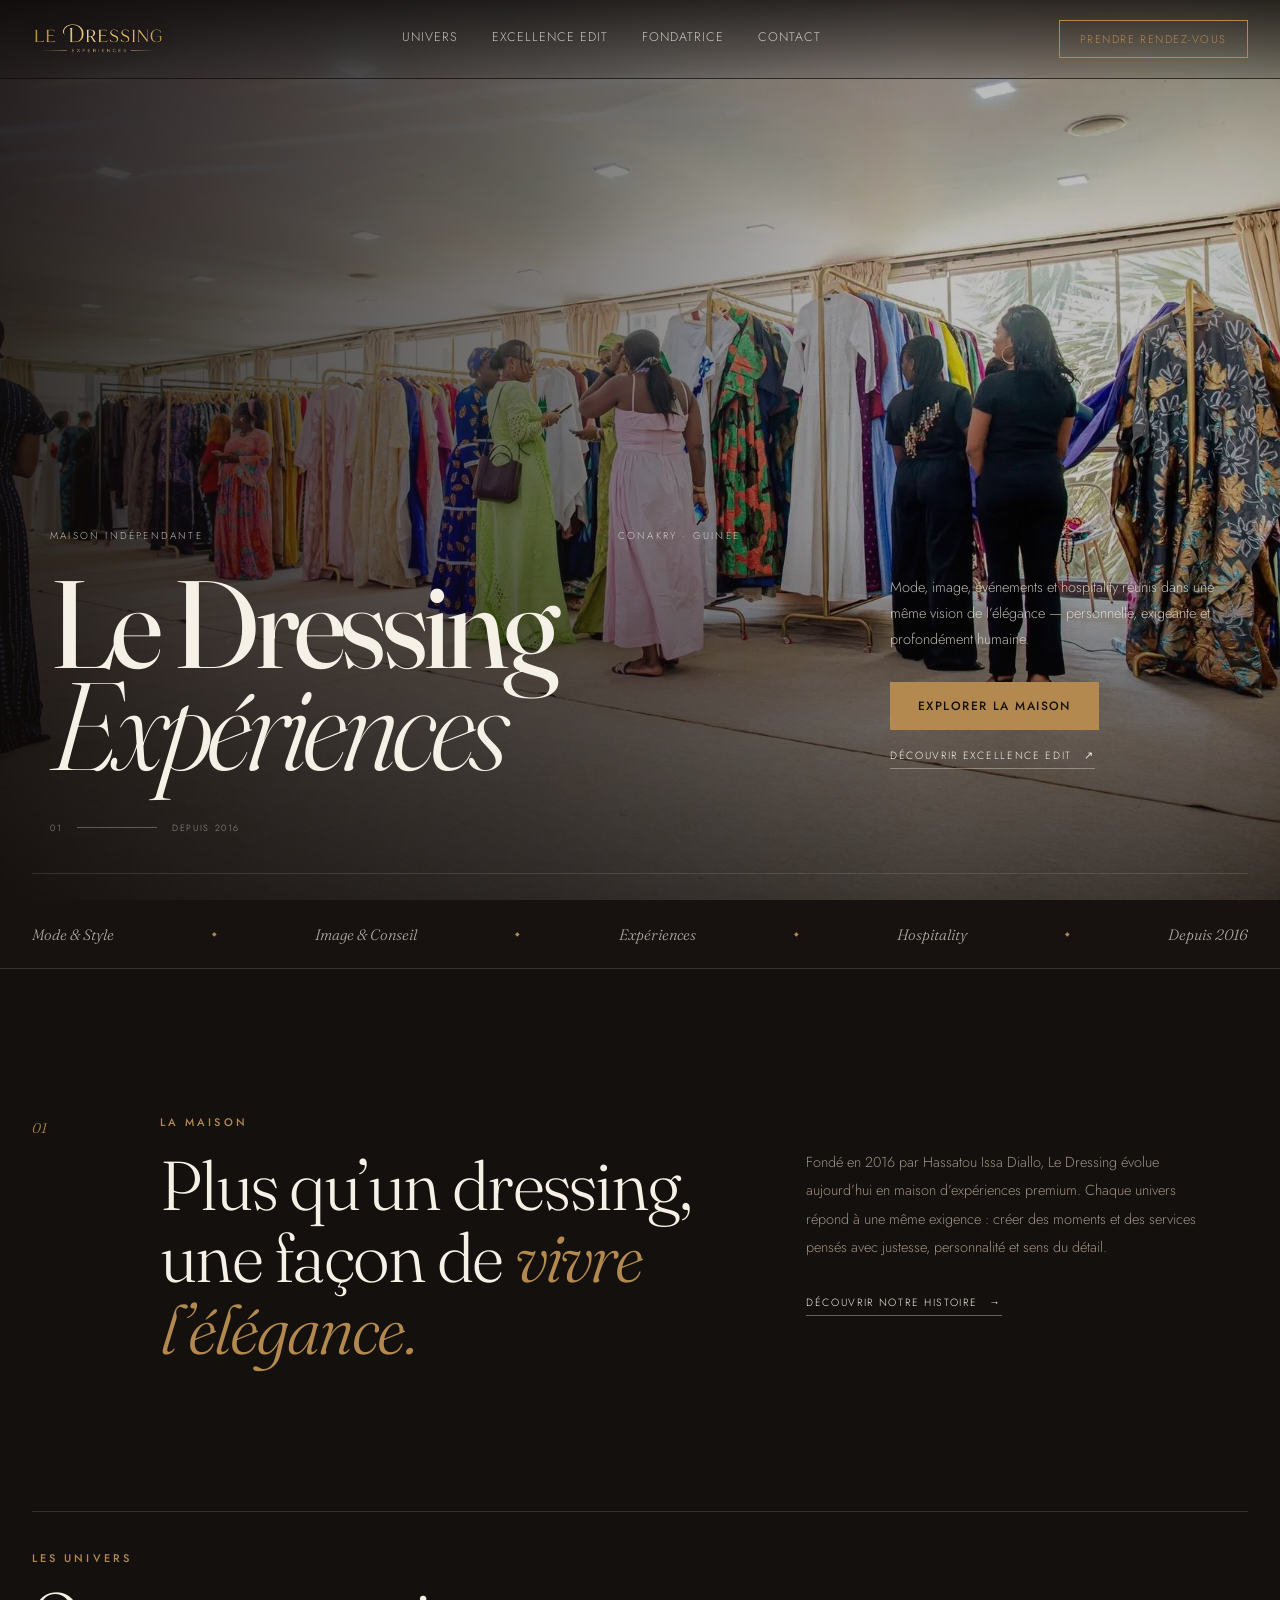
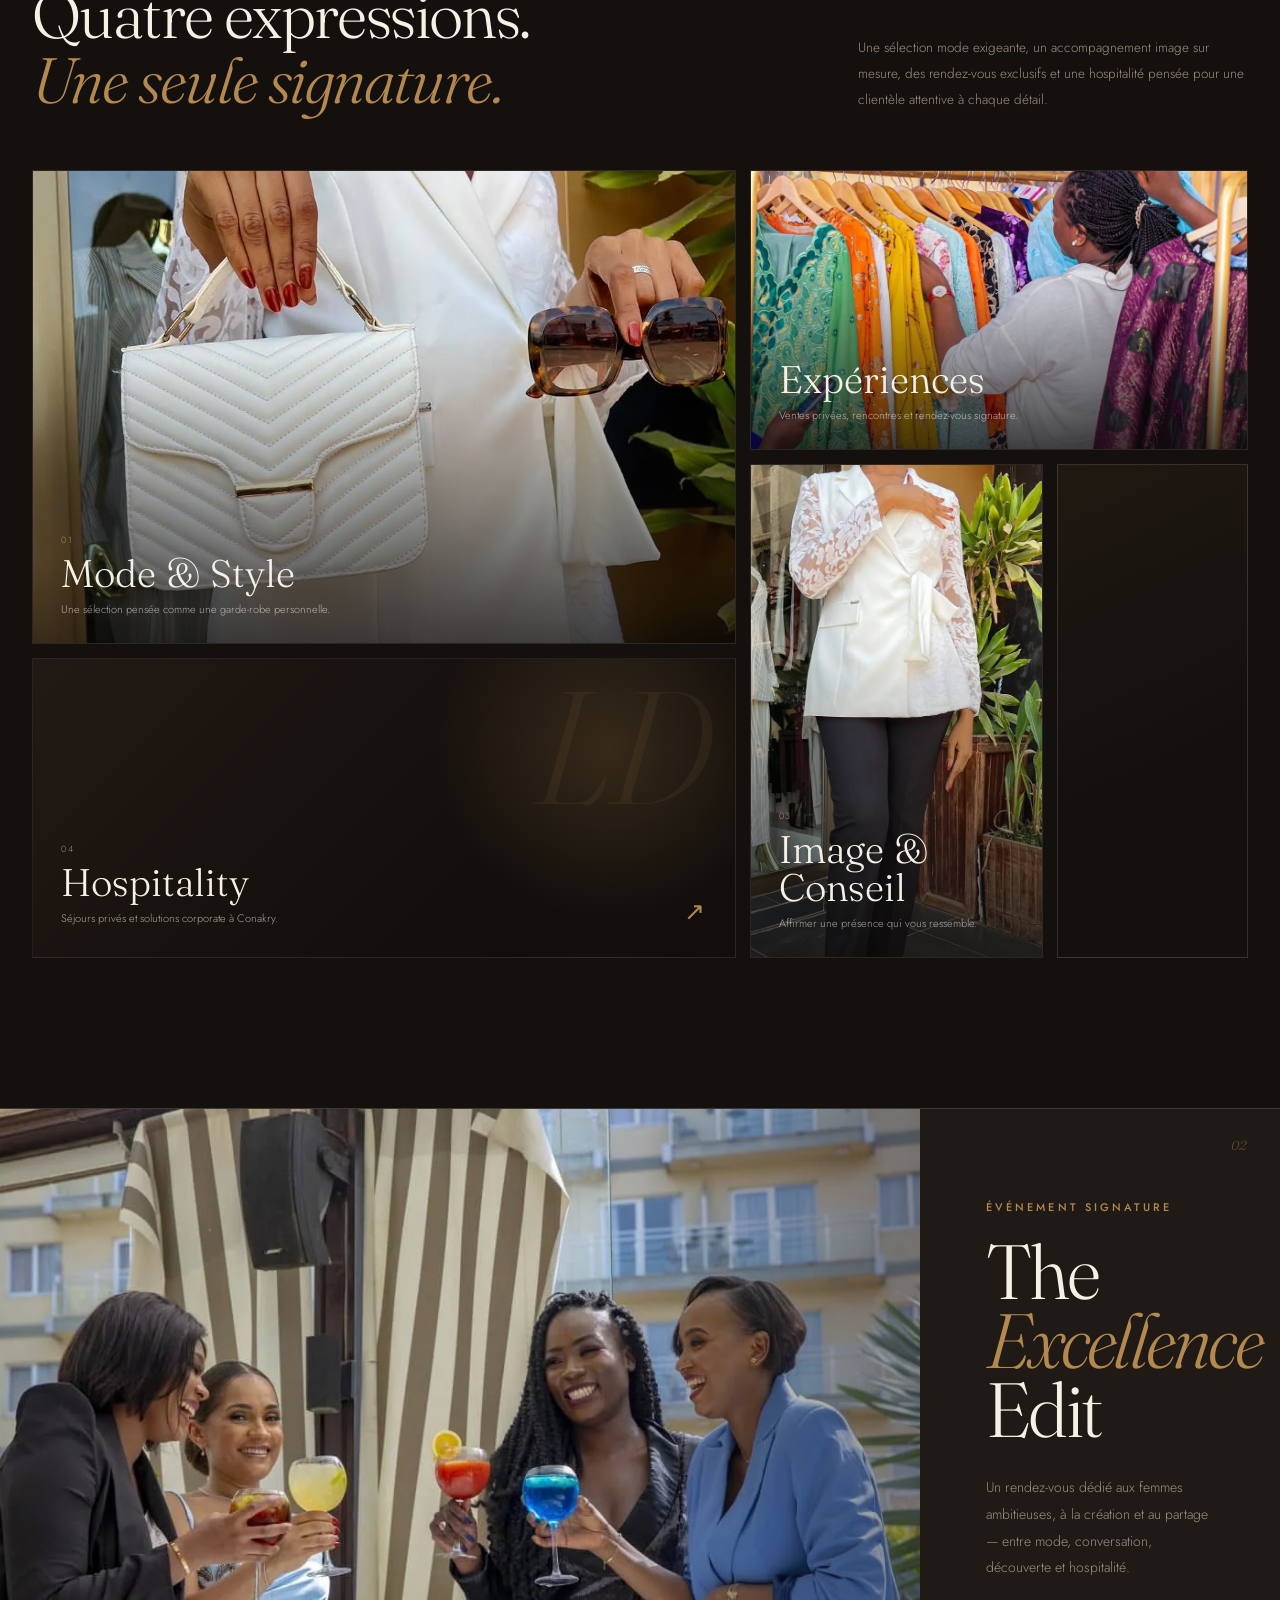
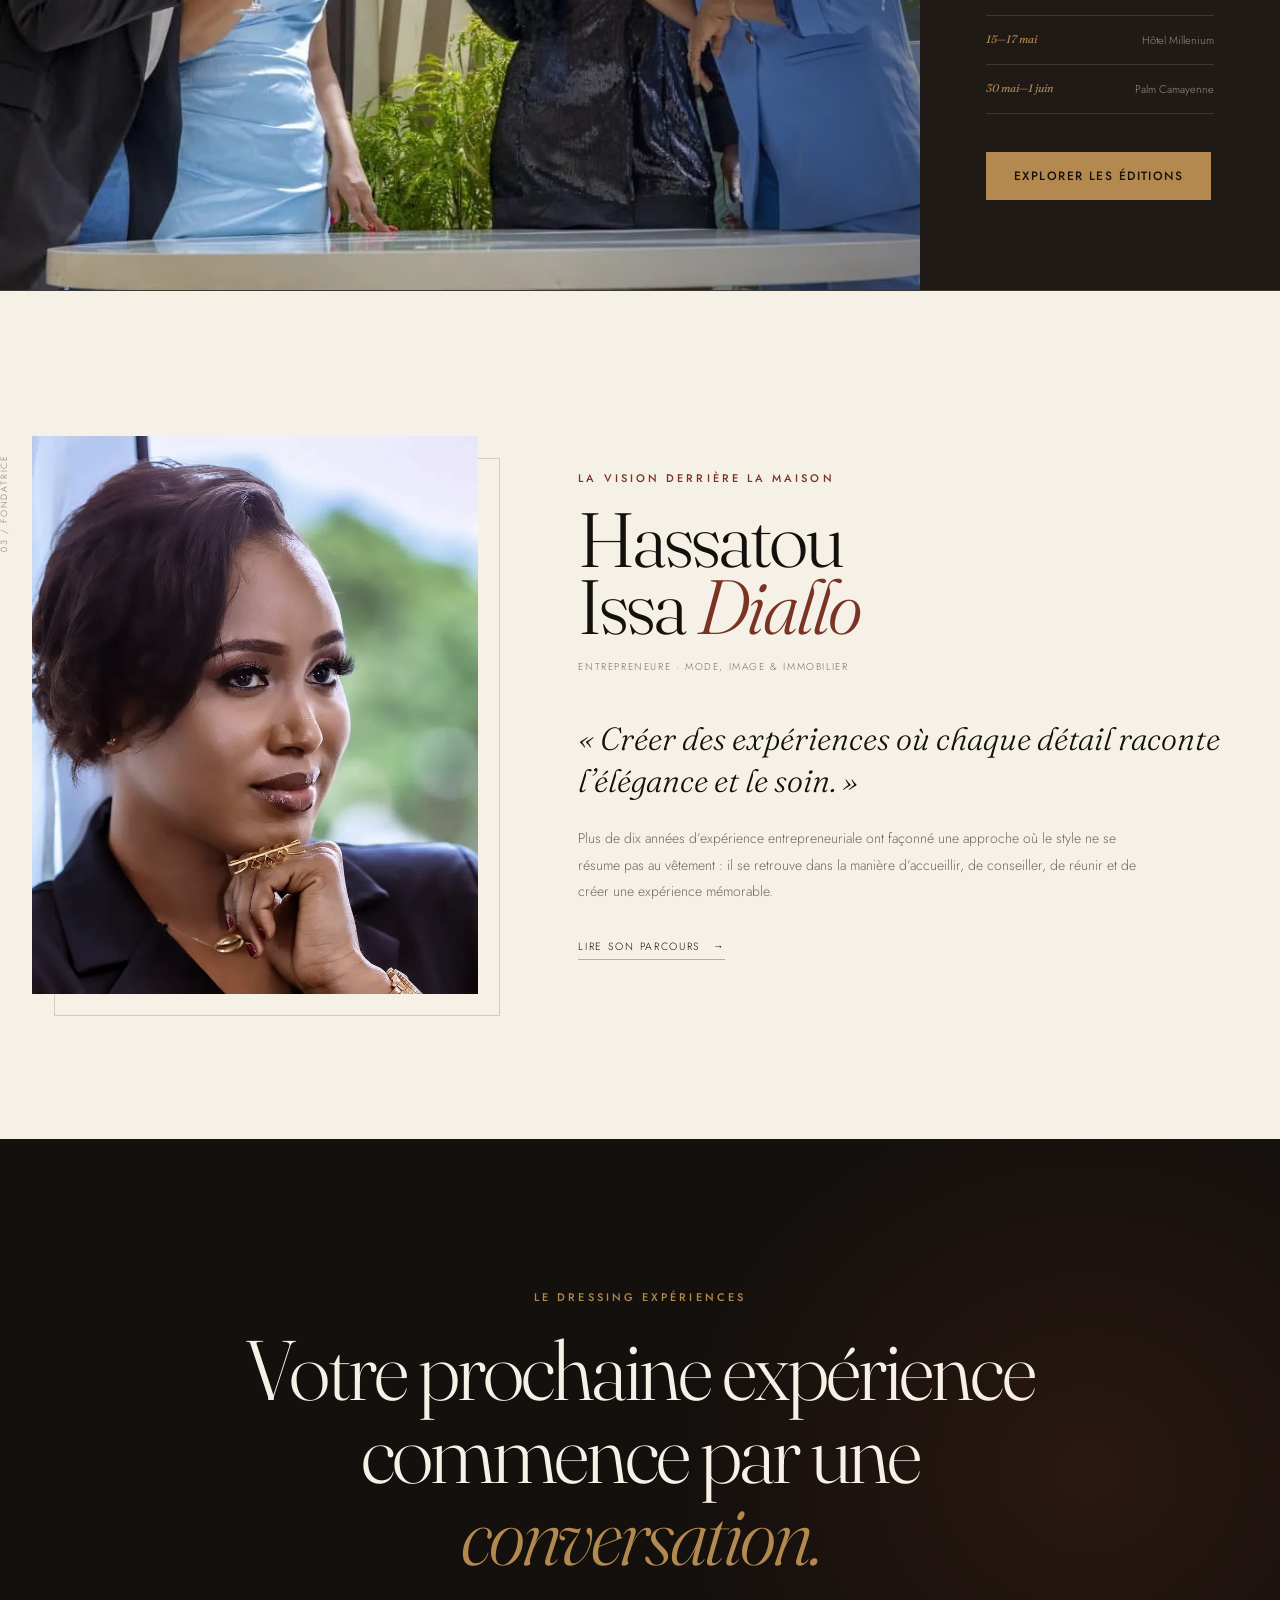
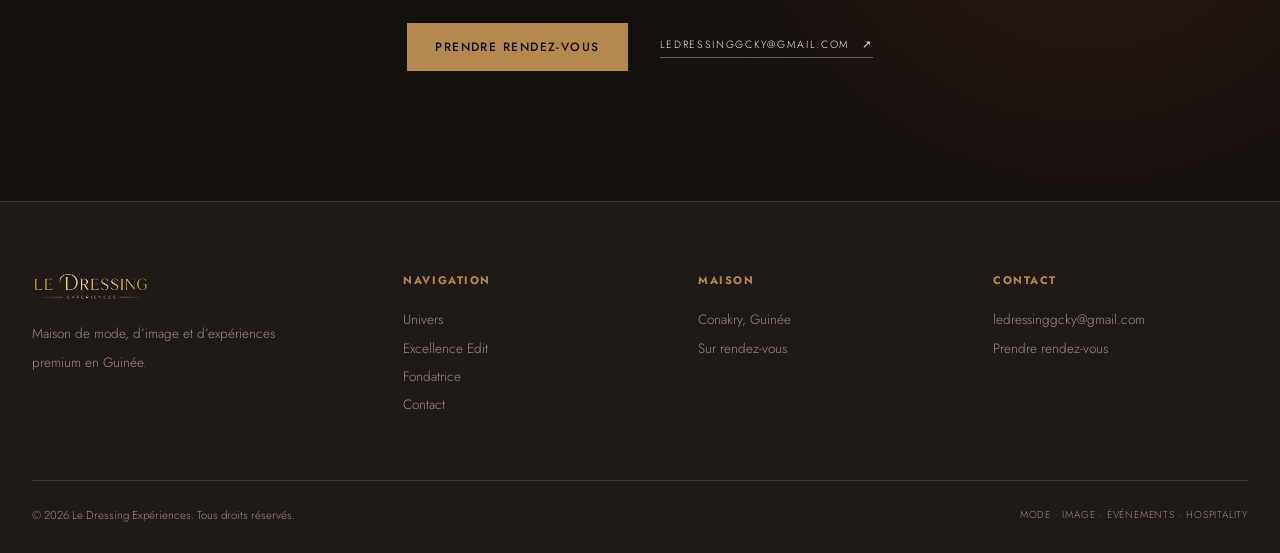
<file: index.html>
<!DOCTYPE html>

<html lang="fr">
<head>
<!-- Le Dressing V8.5 -->
<meta charset="utf-8"/>
<meta content="width=device-width, initial-scale=1.0" name="viewport"/>
<title>Le Dressing Expériences — Mode, Image &amp; Expériences premium</title>
<meta content="Le Dressing Expériences, maison premium à Conakry : mode, conseil en image, événements exclusifs et hospitality sur rendez-vous." name="description"/>
<meta content="#14100D" name="theme-color"/>
<meta content="index,follow" name="robots"/>
<meta content="Le Dressing Expériences" property="og:title"/>
<meta content="Une maison premium à Conakry entre mode, image, événements exclusifs et hospitality." property="og:description"/>
<meta content="website" property="og:type"/>
<meta content="Le Dressing Expériences" property="og:site_name"/>
<meta content="fr_GN" property="og:locale"/>
<link href="https://fonts.googleapis.com" rel="preconnect"/>
<link crossorigin="" href="https://fonts.gstatic.com" rel="preconnect"/><link href="https://fonts.googleapis.com/css2?family=Fraunces:ital,opsz,wght@0,9..144,300;0,9..144,400;0,9..144,500;1,9..144,400;1,9..144,500&amp;family=Jost:wght@300;400;500;600&amp;display=swap" rel="stylesheet"/>
<link as="image" fetchpriority="high" href="assets/images/hero-le-dressing.webp" rel="preload"/><link href="assets/style-v85.css" rel="stylesheet"/>
<link href="assets/images/logo-le-dressing.png" rel="icon" type="image/png"/>
<meta content="Le Dressing Expériences" name="author"/><meta content="telephone=no" name="format-detection"/></head>
<body class="home home-v3" data-page="home">
<a class="skip-link" href="#main-content">Aller au contenu</a>
<header>
<nav>
<a class="wordmark-logo" href="index.html"><img alt="Le Dressing Expériences" decoding="async" height="222" src="assets/images/logo-le-dressing.png" width="864"/></a>
<div class="navlinks">
<a href="univers.html">Univers</a>
<a href="excellence.html">Excellence Edit</a>
<a href="fondatrice.html">Fondatrice</a>
<a href="contact.html">Contact</a>
</div>
<a class="navcta" href="contact.html">Prendre rendez-vous</a>
<button aria-controls="mobile-menu" aria-label="Ouvrir le menu" class="hamburger" type="button"><span></span><span></span><span></span></button>
</nav>
</header>
<div aria-hidden="true" aria-label="Navigation mobile" class="mobile-menu" id="mobile-menu">
<button aria-label="Fermer le menu" class="mobile-menu-close" type="button">×</button>
<a aria-current="page" href="index.html">Accueil</a>
<a href="univers.html">Univers</a>
<a href="excellence.html">Excellence Edit</a>
<a href="fondatrice.html">Fondatrice</a>
<a href="contact.html">Contact</a>
<a class="navcta" href="contact.html">Prendre rendez-vous</a>
</div>
<main id="main-content">
<section class="hero editorial-hero">
<div class="hero-inner editorial-hero-inner">
<div class="hero-kicker">
<span>Maison indépendante</span>
<span>Conakry · Guinée</span>
</div>
<h1><span>Le Dressing</span><br/><em>Expériences</em></h1>
<div class="hero-bottomline">
<p class="hero-sub">Mode, image, événements et hospitality réunis dans une même vision de l’élégance — personnelle, exigeante et profondément humaine.</p>
<div class="hero-ctas">
<a class="btn-solid" href="univers.html">Explorer la maison</a>
<a class="text-link" href="excellence.html">Découvrir Excellence Edit <span>↗</span></a>
</div>
</div>
<div aria-hidden="true" class="hero-index"><span>01</span><i></i><span>Depuis 2016</span></div>
</div>
</section>
<section aria-label="Les univers Le Dressing" class="brand-strip">
<div class="brand-strip-track">
<span>Mode &amp; Style</span><i>◆</i><span>Image &amp; Conseil</span><i>◆</i><span>Expériences</span><i>◆</i><span>Hospitality</span><i>◆</i><span>Depuis 2016</span>
</div>
</section>
<section class="editorial-intro wrap">
<div class="editorial-intro-no">01</div>
<div class="editorial-intro-title">
<div class="eyebrow">La maison</div>
<h2>Plus qu’un dressing,<br/>une façon de <em>vivre l’élégance.</em></h2>
</div>
<div class="editorial-intro-copy">
<p>Fondé en 2016 par Hassatou Issa Diallo, Le Dressing évolue aujourd’hui en maison d’expériences premium. Chaque univers répond à une même exigence : créer des moments et des services pensés avec justesse, personnalité et sens du détail.</p>
<a class="text-link" href="fondatrice.html">Découvrir notre histoire <span>→</span></a>
</div>
</section>
<section class="editorial-universes wrap" id="univers">
<div class="section-line-head">
<div>
<div class="eyebrow">Les univers</div>
<h2>Quatre expressions.<br/><em>Une seule signature.</em></h2>
</div>
<p>Une sélection mode exigeante, un accompagnement image sur mesure, des rendez-vous exclusifs et une hospitalité pensée pour une clientèle attentive à chaque détail.</p>
</div>
<div class="fashion-grid">
<a class="fashion-tile fashion-tile-main" href="univers.html#mode">
<img alt="Accessoire de mode sélectionné par Le Dressing" decoding="async" height="1019" loading="lazy" src="assets/images/mode-sac-blanc.webp" width="1018"/>
<div class="fashion-tile-overlay"></div>
<div class="fashion-tile-caption"><span>01</span><h3>Mode &amp; Style</h3><small>Une sélection pensée comme une garde-robe personnelle.</small></div>
</a>
<a class="fashion-tile fashion-tile-event" href="univers.html#experiences">
<img alt="Expériences et événements Le Dressing" decoding="async" height="1648" loading="lazy" src="assets/images/experiences-evenements.webp" width="1100"/>
<div class="fashion-tile-overlay"></div>
<div class="fashion-tile-caption"><span>02</span><h3>Expériences</h3><small>Ventes privées, rencontres et rendez-vous signature.</small></div>
</a>
<a class="fashion-tile fashion-tile-image" href="univers.html#image">
<img alt="Conseil en image Le Dressing" decoding="async" height="1073" loading="lazy" src="assets/images/look-image-conseil.webp" width="1074"/>
<div class="fashion-tile-overlay"></div>
<div class="fashion-tile-caption"><span>03</span><h3>Image &amp; Conseil</h3><small>Affirmer une présence qui vous ressemble.</small></div>
</a>
<a class="fashion-tile fashion-tile-hospitality" href="univers.html#hospitality">
<div class="hospitality-monogram">LD</div>
<div class="fashion-tile-caption"><span>04</span><h3>Hospitality</h3><small>Séjours privés et solutions corporate à Conakry.</small></div>
<div class="tile-arrow">↗</div>
</a>
</div>
</section>
<section class="signature-feature">
<div class="signature-photo">
<img alt="Moment convivial lors d’un événement Le Dressing" decoding="async" height="853" loading="lazy" src="assets/images/excellence-cocktails.webp" width="1280"/>
</div>
<div class="signature-panel">
<div class="signature-number">02</div>
<div class="eyebrow">Événement signature</div>
<h2>The<br/><em>Excellence</em><br/>Edit</h2>
<p>Un rendez-vous dédié aux femmes ambitieuses, à la création et au partage — entre mode, conversation, découverte et hospitalité.</p>
<div class="signature-facts">
<div><b>15—17 mai</b><span>Hôtel Millenium</span></div>
<div><b>30 mai—1 juin</b><span>Palm Camayenne</span></div>
</div>
<a class="btn-solid" href="excellence.html">Explorer les éditions</a>
</div>
</section>
<section class="founder-editorial">
<div class="wrap founder-editorial-grid">
<div class="founder-image-wrap">
<div class="founder-image-index">03 / Fondatrice</div>
<img alt="Hassatou Issa Diallo, fondatrice de Le Dressing Expériences" decoding="async" height="1040" loading="lazy" src="assets/images/hassatou-issa-diallo.webp" width="828"/>
</div>
<div class="founder-editorial-copy">
<div class="eyebrow">La vision derrière la maison</div>
<h2>Hassatou<br/>Issa <em>Diallo</em></h2>
<p class="founder-role">Entrepreneure · Mode, Image &amp; Immobilier</p>
<blockquote>« Créer des expériences où chaque détail raconte l’élégance et le soin. »</blockquote>
<p>Plus de dix années d’expérience entrepreneuriale ont façonné une approche où le style ne se résume pas au vêtement : il se retrouve dans la manière d’accueillir, de conseiller, de réunir et de créer une expérience mémorable.</p>
<a class="text-link dark-link" href="fondatrice.html">Lire son parcours <span>→</span></a>
</div>
</div>
</section>
<section class="closing-editorial">
<div class="wrap closing-editorial-inner">
<div class="eyebrow">Le Dressing Expériences</div>
<h2>Votre prochaine expérience<br/>commence par une <em>conversation.</em></h2>
<div class="closing-actions">
<a class="btn-solid" href="contact.html">Prendre rendez-vous</a>
<a class="text-link" href="mailto:ledressinggcky@gmail.com">ledressinggcky@gmail.com <span>↗</span></a>
</div>
</div>
</section>
</main>
<footer id="contact-footer">
<div class="wrap">
<div class="f-top">
<div>
<img alt="Le Dressing Expériences" decoding="async" height="222" loading="lazy" src="assets/images/logo-le-dressing.png" style="height:30px;width:auto;margin-bottom:18px;display:block;" width="864"/>
<p>Maison de mode, d’image et d’expériences premium en Guinée.</p>
</div>
<div>
<h5>Navigation</h5>
<a href="univers.html">Univers</a>
<a href="excellence.html">Excellence Edit</a>
<a href="fondatrice.html">Fondatrice</a>
<a href="contact.html">Contact</a>
</div>
<div>
<h5>Maison</h5>
<p>Conakry, Guinée</p>
<p>Sur rendez-vous</p>
</div>
<div>
<h5>Contact</h5>
<a href="mailto:ledressinggcky@gmail.com">ledressinggcky@gmail.com</a>
<a href="contact.html">Prendre rendez-vous</a>
</div>
</div>
<div class="f-bottom">
<div>© 2026 Le Dressing Expériences. Tous droits réservés.</div>
<div style="color:var(--taupe);letter-spacing:.08em;text-transform:uppercase;font-size:10px;">Mode · Image · Événements · Hospitality</div>
</div>
</div>
</footer>
<script defer="" src="assets/app-v85.js"></script>
</body>
</html>
</file>
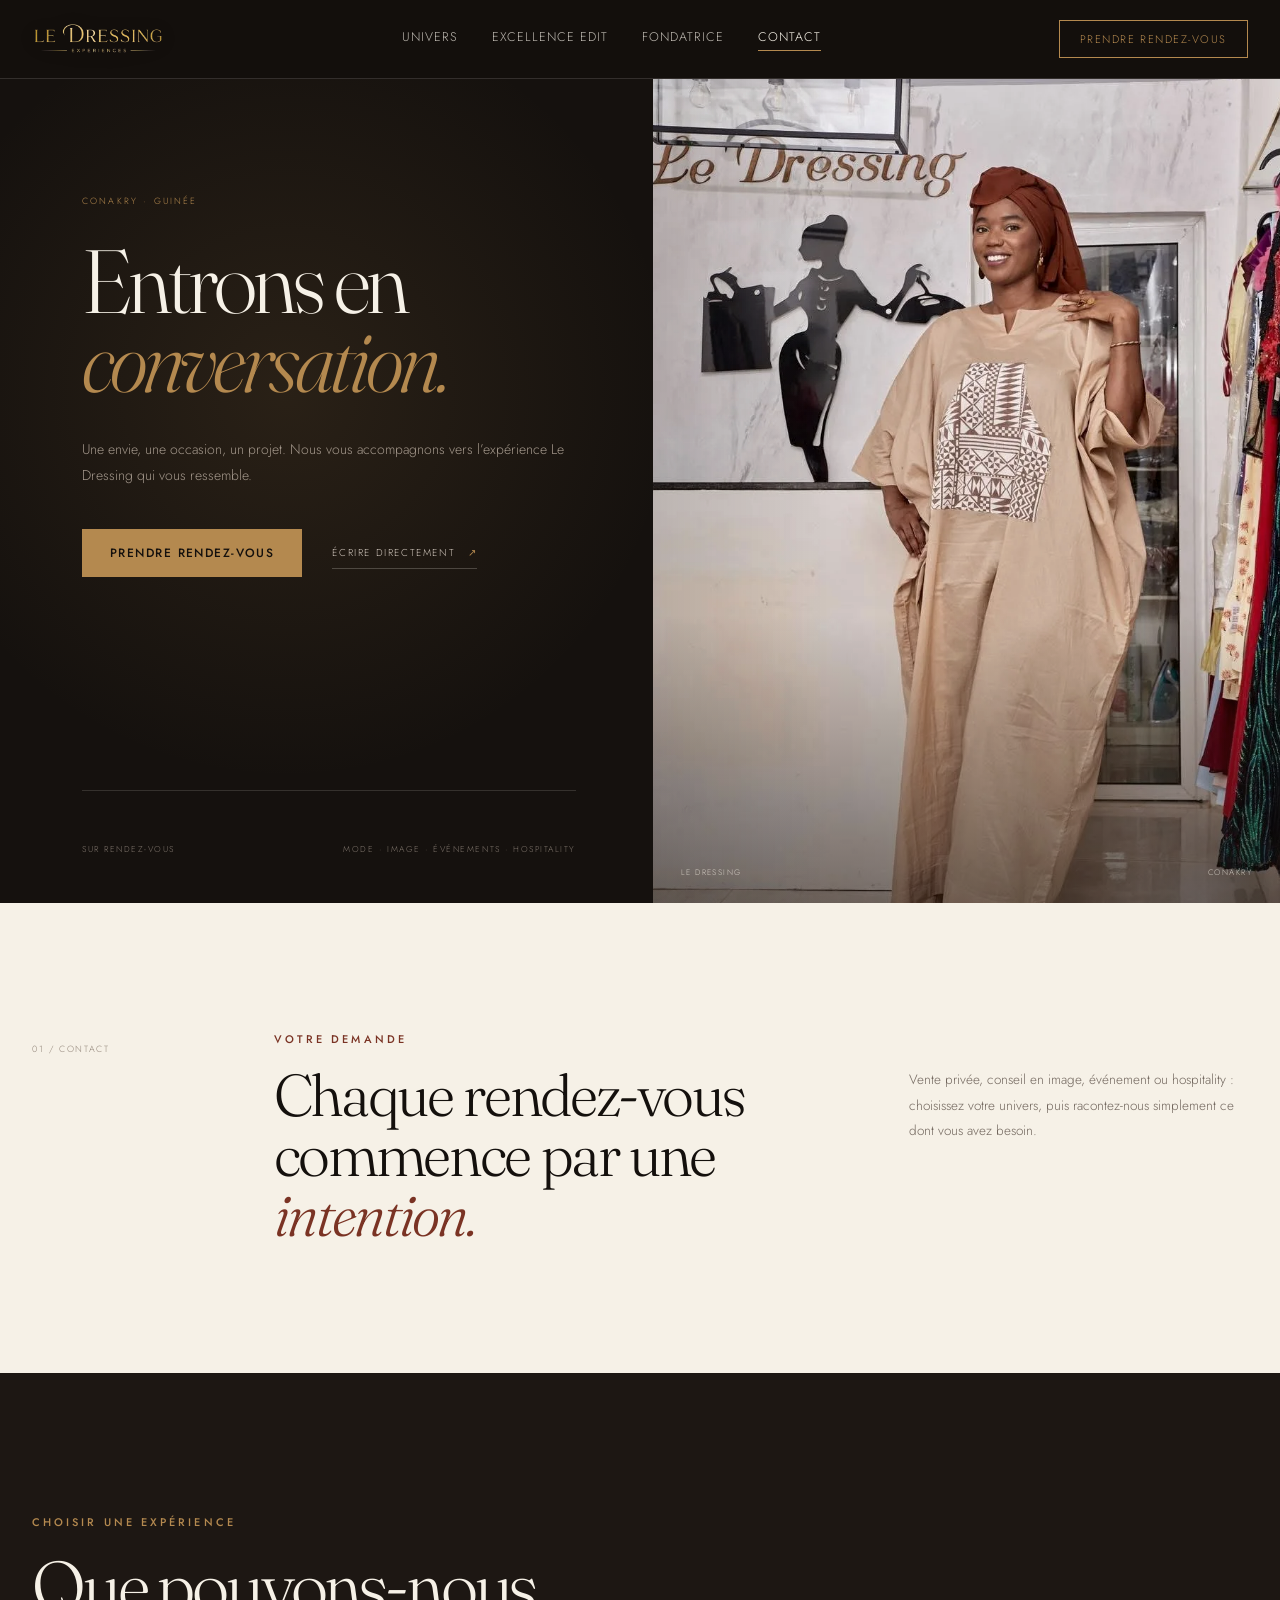
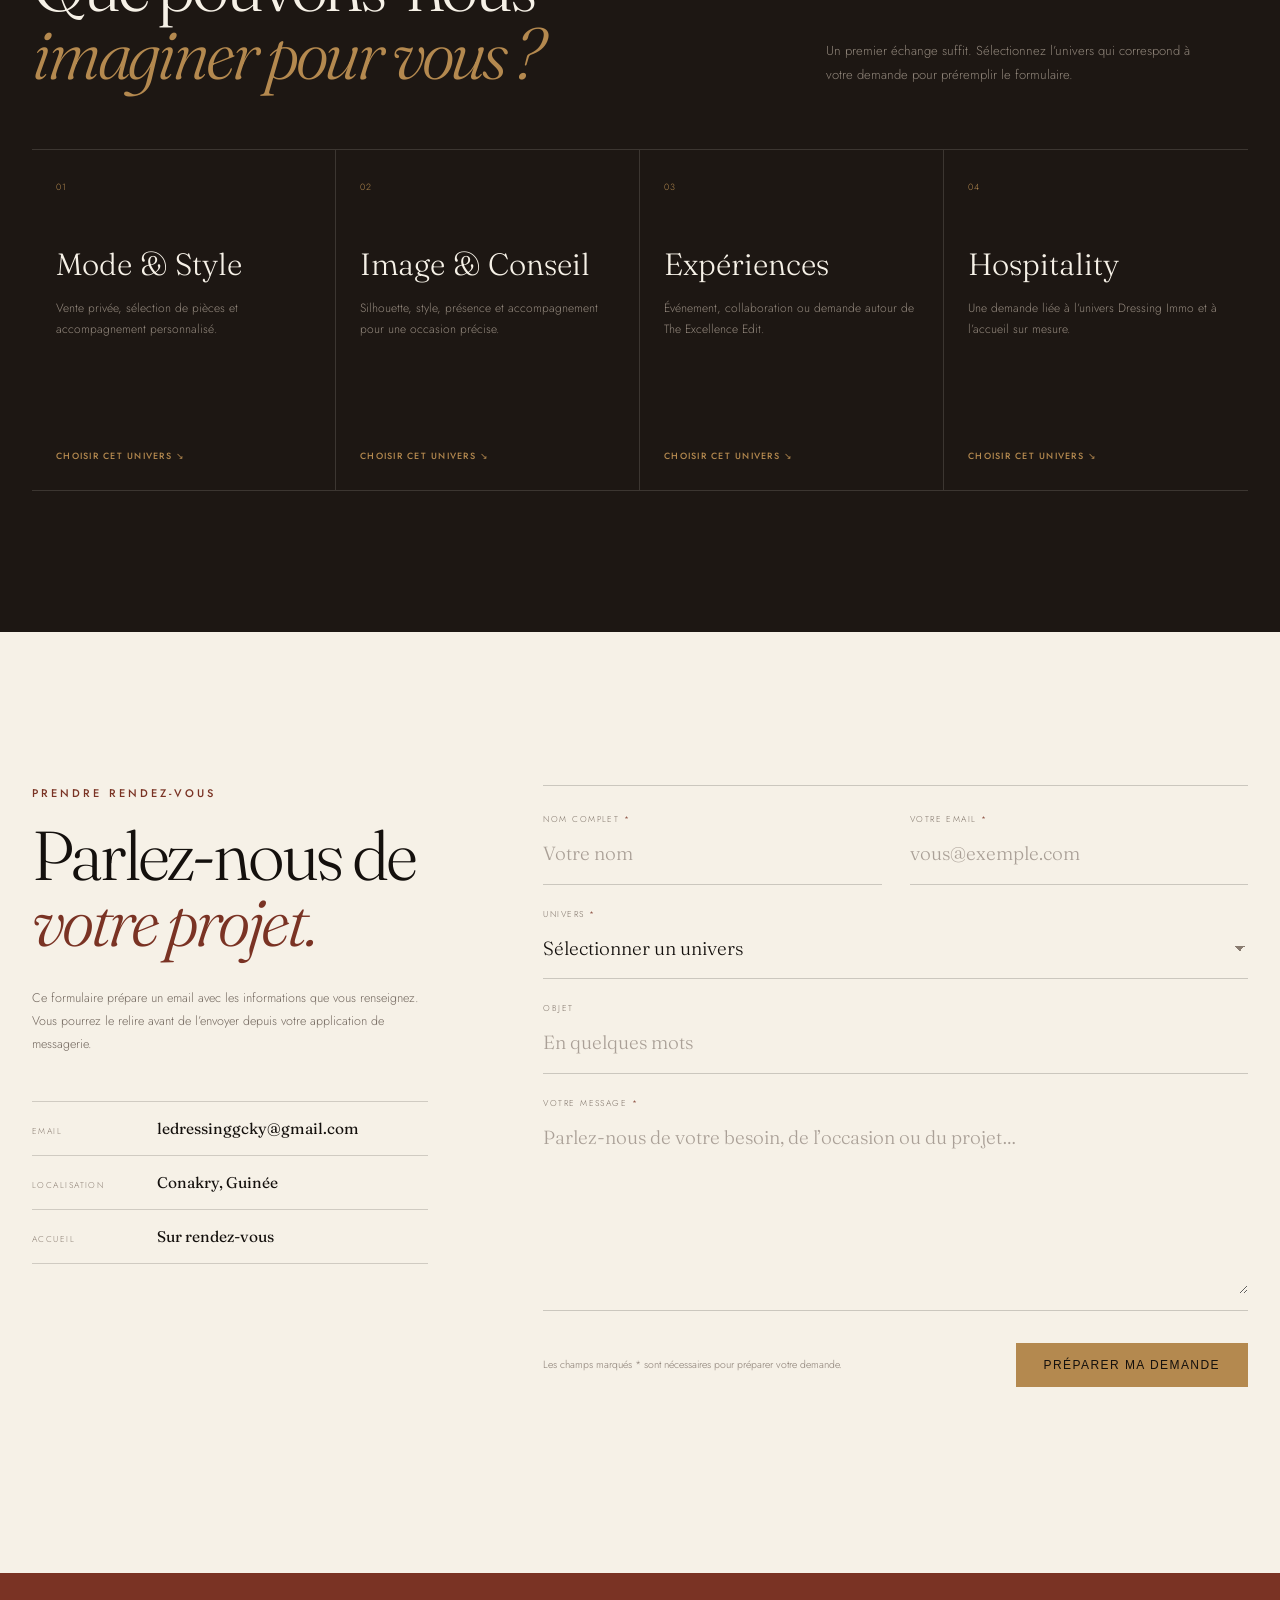
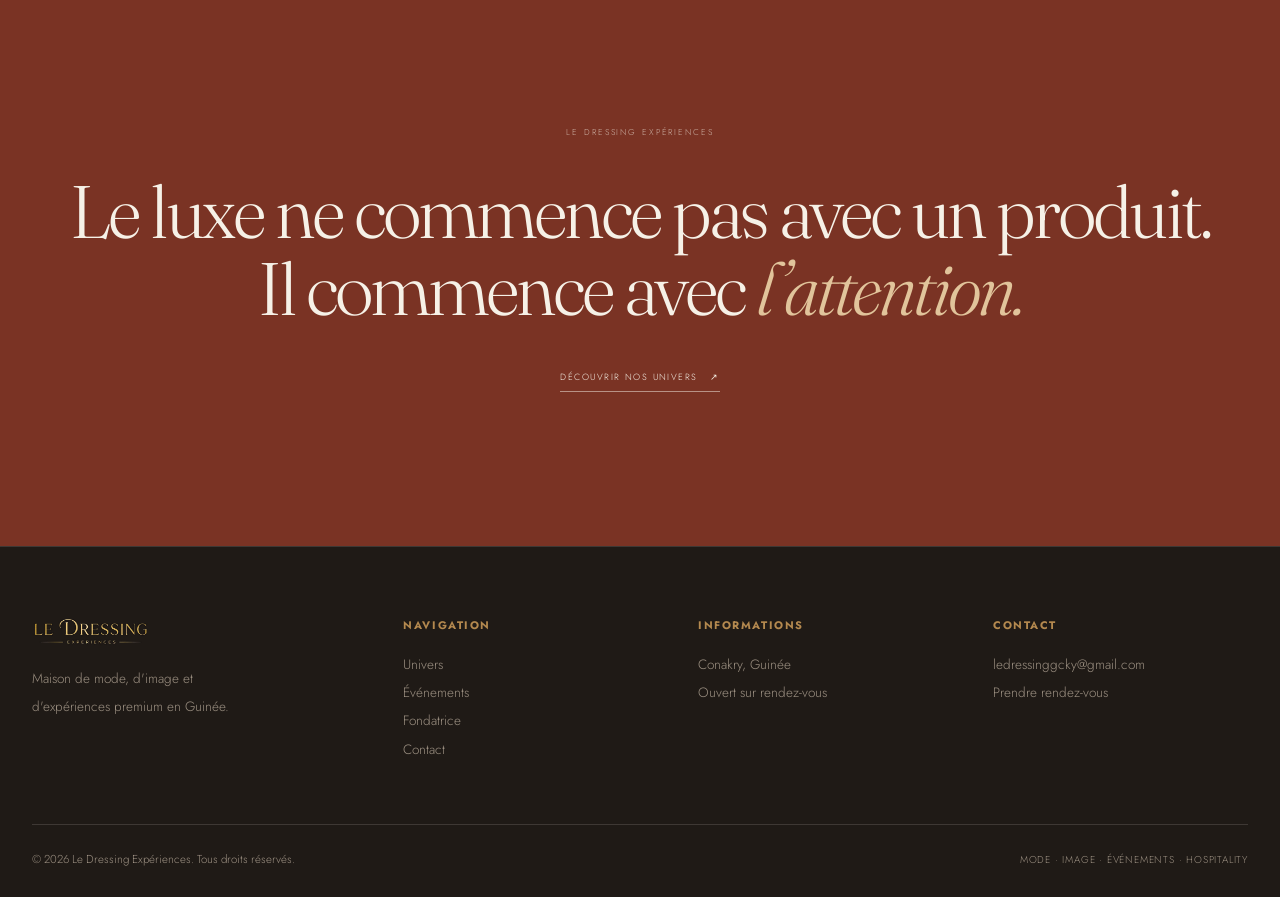
<file: contact.html>
<!DOCTYPE html>

<html lang="fr">
<head>
<!-- Le Dressing V8.5 -->
<meta charset="utf-8"/>
<meta content="width=device-width, initial-scale=1.0" name="viewport"/>
<title>Contact — Le Dressing Expériences</title>
<meta content="Contactez Le Dressing Expériences à Conakry pour une vente privée, un conseil en image, un événement ou une demande de rendez-vous." name="description"/>
<meta content="#14100D" name="theme-color"/>
<meta content="index,follow" name="robots"/>
<meta content="Contact — Le Dressing Expériences" property="og:title"/>
<meta content="Contactez Le Dressing Expériences à Conakry pour une vente privée, un conseil en image, un événement ou une demande de rendez-vous." property="og:description"/>
<meta content="website" property="og:type"/>
<meta content="Le Dressing Expériences" property="og:site_name"/>
<meta content="fr_GN" property="og:locale"/>
<link href="https://fonts.googleapis.com" rel="preconnect"/>
<link crossorigin="" href="https://fonts.gstatic.com" rel="preconnect"/>
<link href="https://fonts.googleapis.com/css2?family=Fraunces:ital,opsz,wght@0,9..144,300;0,9..144,400;0,9..144,500;1,9..144,400;1,9..144,500&amp;family=Jost:wght@300;400;500;600&amp;display=swap" rel="stylesheet"/>
<link href="assets/style-v85.css" rel="stylesheet"/>
<link href="assets/images/logo-le-dressing.png" rel="icon" type="image/png"/>
<meta content="Le Dressing Expériences" name="author"/><meta content="telephone=no" name="format-detection"/></head>
<body class="contact contact-v7" data-page="contact">
<a class="skip-link" href="#main-content">Aller au contenu</a>
<header>
<nav>
<a class="wordmark-logo" href="index.html"><img alt="Le Dressing Expériences" decoding="async" height="222" src="assets/images/logo-le-dressing.png" width="864"/></a>
<div class="navlinks">
<a href="univers.html">Univers</a>
<a href="excellence.html">Excellence Edit</a>
<a href="fondatrice.html">Fondatrice</a>
<a aria-current="page" href="contact.html">Contact</a>
</div>
<a class="navcta" href="#demande">Prendre rendez-vous</a>
<button aria-controls="mobile-menu" aria-label="Ouvrir le menu" class="hamburger" type="button"><span></span><span></span><span></span></button>
</nav>
</header>
<div aria-hidden="true" aria-label="Navigation mobile" class="mobile-menu" id="mobile-menu">
<button aria-label="Fermer le menu" class="mobile-menu-close" type="button">×</button>
<a href="index.html">Accueil</a>
<a href="univers.html">Univers</a>
<a href="excellence.html">Excellence Edit</a>
<a href="fondatrice.html">Fondatrice</a>
<a aria-current="page" href="contact.html">Contact</a>
<a class="navcta" href="#demande">Prendre rendez-vous</a>
</div>
<main id="main-content">
<section class="cv7-hero">
<div class="cv7-hero-copy">
<div class="cv7-kicker">Conakry · Guinée</div>
<h1>Entrons en<br/><em>conversation.</em></h1>
<p>Une envie, une occasion, un projet. Nous vous accompagnons vers l’expérience Le Dressing qui vous ressemble.</p>
<div class="cv7-hero-actions">
<a class="btn-solid" href="#demande">Prendre rendez-vous</a>
<a class="cv7-text-link" href="mailto:ledressinggcky@gmail.com">Écrire directement <span>↗</span></a>
</div>
<div class="cv7-hero-meta">
<span>Sur rendez-vous</span>
<span>Mode · Image · Événements · Hospitality</span>
</div>
</div>
<figure class="cv7-hero-media">
<img alt="Le Dressing à Conakry" decoding="async" fetchpriority="high" height="1175" src="assets/images/boutique-le-dressing.webp" width="964"/>
<figcaption><span>Le Dressing</span><span>Conakry</span></figcaption>
</figure>
</section>
<section class="cv7-intro">
<div class="wrap cv7-intro-grid">
<div class="cv7-index">01 / Contact</div>
<div>
<div class="eyebrow">Votre demande</div>
<h2>Chaque rendez-vous commence par une <em>intention.</em></h2>
</div>
<p>Vente privée, conseil en image, événement ou hospitality : choisissez votre univers, puis racontez-nous simplement ce dont vous avez besoin.</p>
</div>
</section>
<section aria-labelledby="cv7-services-title" class="cv7-services">
<div class="wrap">
<div class="cv7-section-head">
<div>
<div class="eyebrow">Choisir une expérience</div>
<h2 id="cv7-services-title">Que pouvons-nous<br/><em>imaginer pour vous ?</em></h2>
</div>
<p>Un premier échange suffit. Sélectionnez l’univers qui correspond à votre demande pour préremplir le formulaire.</p>
</div>
<div class="cv7-service-grid">
<button class="cv7-service" data-contact-service="Vente privée / Mode &amp; Style" type="button">
<span>01</span><h3>Mode &amp; Style</h3><p>Vente privée, sélection de pièces et accompagnement personnalisé.</p><b>Choisir cet univers ↘</b>
</button>
<button class="cv7-service" data-contact-service="Conseil en image" type="button">
<span>02</span><h3>Image &amp; Conseil</h3><p>Silhouette, style, présence et accompagnement pour une occasion précise.</p><b>Choisir cet univers ↘</b>
</button>
<button class="cv7-service" data-contact-service="Événements / Excellence Edit" type="button">
<span>03</span><h3>Expériences</h3><p>Événement, collaboration ou demande autour de The Excellence Edit.</p><b>Choisir cet univers ↘</b>
</button>
<button class="cv7-service" data-contact-service="Hospitality / Dressing Immo" type="button">
<span>04</span><h3>Hospitality</h3><p>Une demande liée à l’univers Dressing Immo et à l’accueil sur mesure.</p><b>Choisir cet univers ↘</b>
</button>
</div>
</div>
</section>
<section aria-labelledby="cv7-form-title" class="cv7-request" id="demande">
<div class="wrap cv7-request-grid">
<aside class="cv7-request-aside">
<div class="eyebrow">Prendre rendez-vous</div>
<h2 id="cv7-form-title">Parlez-nous de<br/><em>votre projet.</em></h2>
<p>Ce formulaire prépare un email avec les informations que vous renseignez. Vous pourrez le relire avant de l’envoyer depuis votre application de messagerie.</p>
<div class="cv7-direct">
<span>Email</span>
<a href="mailto:ledressinggcky@gmail.com">ledressinggcky@gmail.com</a>
</div>
<div class="cv7-direct">
<span>Localisation</span>
<strong>Conakry, Guinée</strong>
</div>
<div class="cv7-direct">
<span>Accueil</span>
<strong>Sur rendez-vous</strong>
</div>
</aside>
<form class="cv7-form" id="contact-form" novalidate="">
<div class="cv7-form-row">
<div class="cv7-field">
<label for="rdv-nom">Nom complet <span>*</span></label>
<input autocomplete="name" id="rdv-nom" name="nom" placeholder="Votre nom" required="" type="text"/>
</div>
<div class="cv7-field">
<label for="rdv-email">Votre email <span>*</span></label>
<input autocomplete="email" id="rdv-email" name="email" placeholder="vous@exemple.com" required="" type="email"/>
</div>
</div>
<div class="cv7-field">
<label for="rdv-service">Univers <span>*</span></label>
<select id="rdv-service" name="service" required="">
<option value="">Sélectionner un univers</option>
<option>Vente privée / Mode &amp; Style</option>
<option>Conseil en image</option>
<option>Événements / Excellence Edit</option>
<option>Hospitality / Dressing Immo</option>
<option>Autre demande</option>
</select>
</div>
<div class="cv7-field">
<label for="rdv-sujet">Objet</label>
<input id="rdv-sujet" name="sujet" placeholder="En quelques mots" type="text"/>
</div>
<div class="cv7-field">
<label for="rdv-message">Votre message <span>*</span></label>
<textarea id="rdv-message" name="message" placeholder="Parlez-nous de votre besoin, de l’occasion ou du projet…" required="" rows="6"></textarea>
</div>
<div class="cv7-form-footer">
<p>Les champs marqués * sont nécessaires pour préparer votre demande.</p>
<button class="btn-solid" type="submit">Préparer ma demande</button>
</div>
<div aria-live="polite" class="cv7-form-status" id="contact-form-status" role="status"></div>
</form>
</div>
</section>
<section class="cv7-note">
<div class="wrap cv7-note-inner">
<span>Le Dressing Expériences</span>
<p>Le luxe ne commence pas avec un produit.<br/>Il commence avec <em>l’attention.</em></p>
<a href="univers.html">Découvrir nos univers <span>↗</span></a>
</div>
</section>
</main>
<footer id="contact-footer">
<div class="wrap">
<div class="f-top">
<div>
<img alt="Le Dressing Expériences" decoding="async" height="222" loading="lazy" src="assets/images/logo-le-dressing.png" style="height:30px; width:auto; margin-bottom:18px; display:block;" width="864"/>
<p style="max-width:240px;">Maison de mode, d'image et d'expériences premium en Guinée.</p>
</div>
<div>
<h5>Navigation</h5>
<a href="univers.html">Univers</a>
<a href="excellence.html">Événements</a>
<a href="fondatrice.html">Fondatrice</a>
<a href="contact.html">Contact</a>
</div>
<div>
<h5>Informations</h5>
<p>Conakry, Guinée</p>
<p>Ouvert sur rendez-vous</p>
</div>
<div>
<h5>Contact</h5>
<a href="mailto:ledressinggcky@gmail.com">ledressinggcky@gmail.com</a>
<a href="#demande">Prendre rendez-vous</a>
</div>
</div>
<div class="f-bottom">
<div>© 2026 Le Dressing Expériences. Tous droits réservés.</div>
<div style="color:var(--taupe); letter-spacing:.08em; text-transform:uppercase; font-size:10px;">Mode · Image · Événements · Hospitality</div>
</div>
</div>
</footer>
<script defer="" src="assets/app-v85.js"></script>
</body>
</html>
</file>
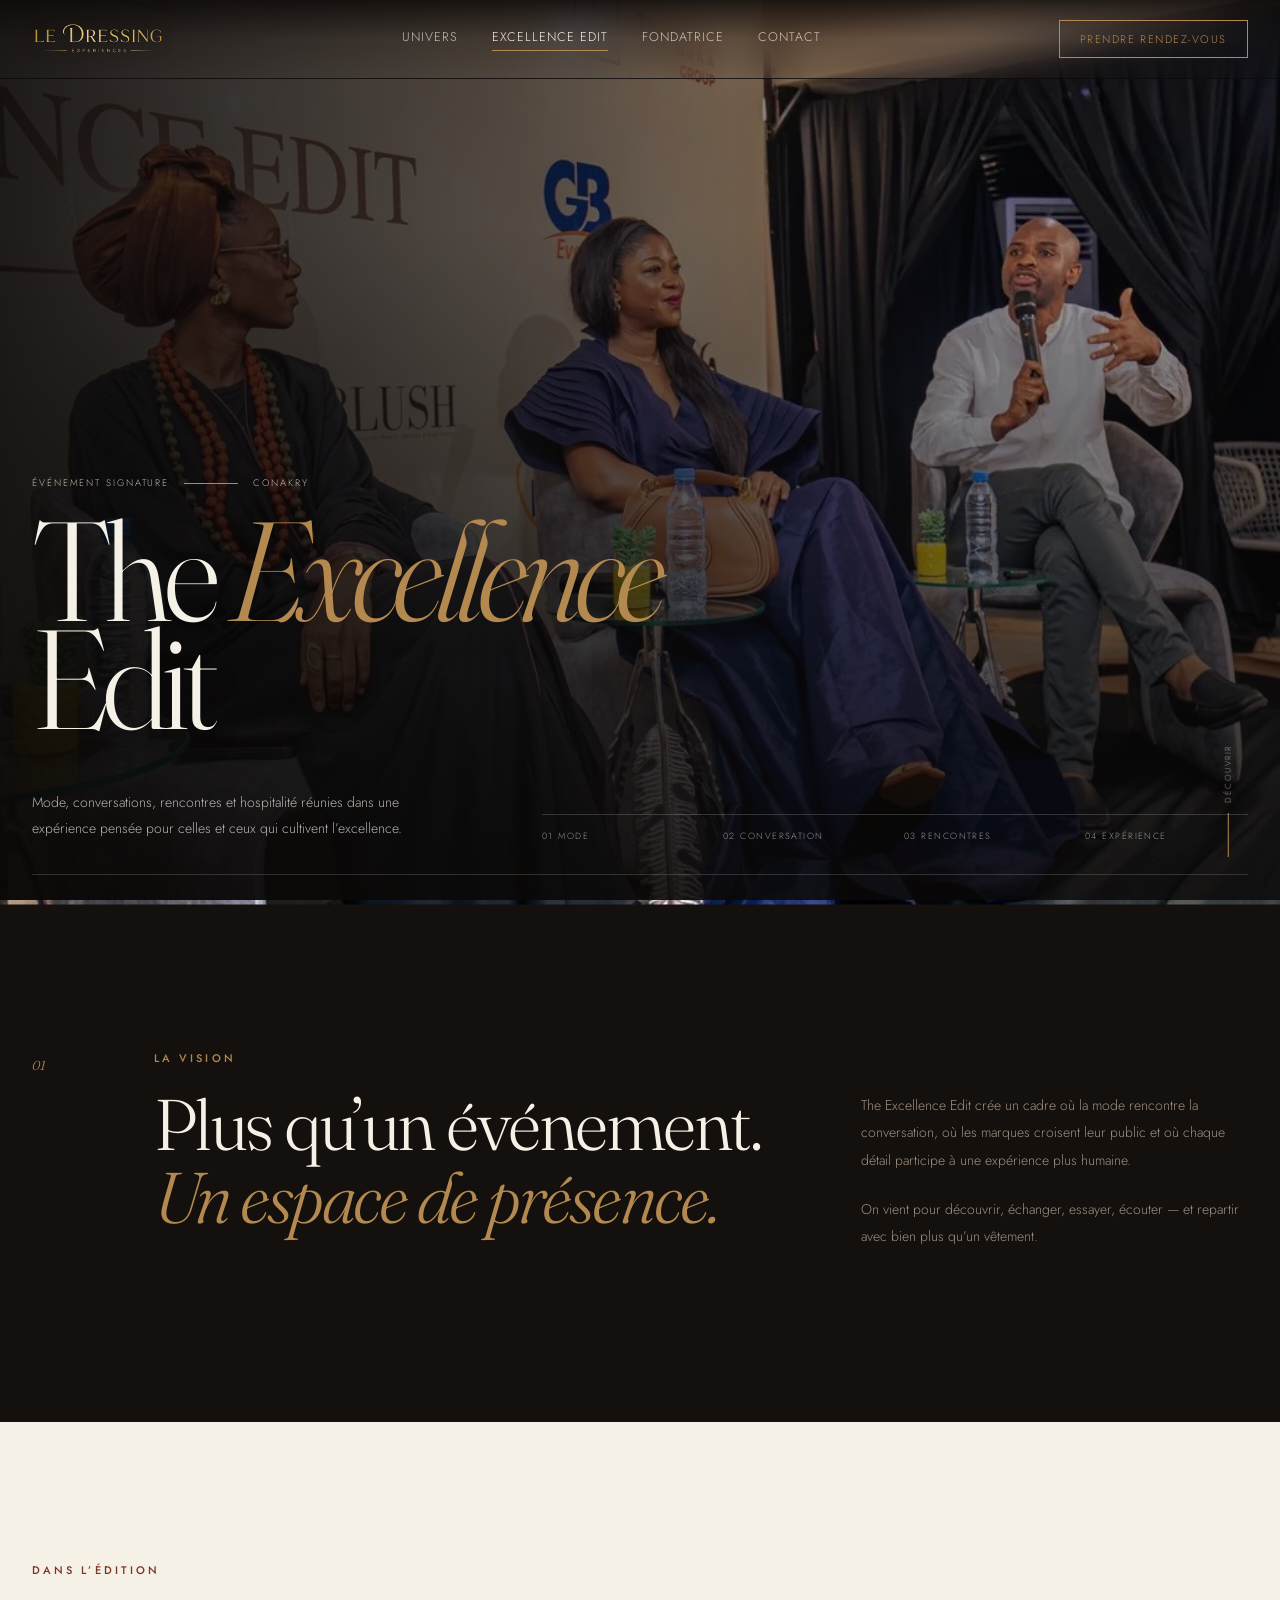
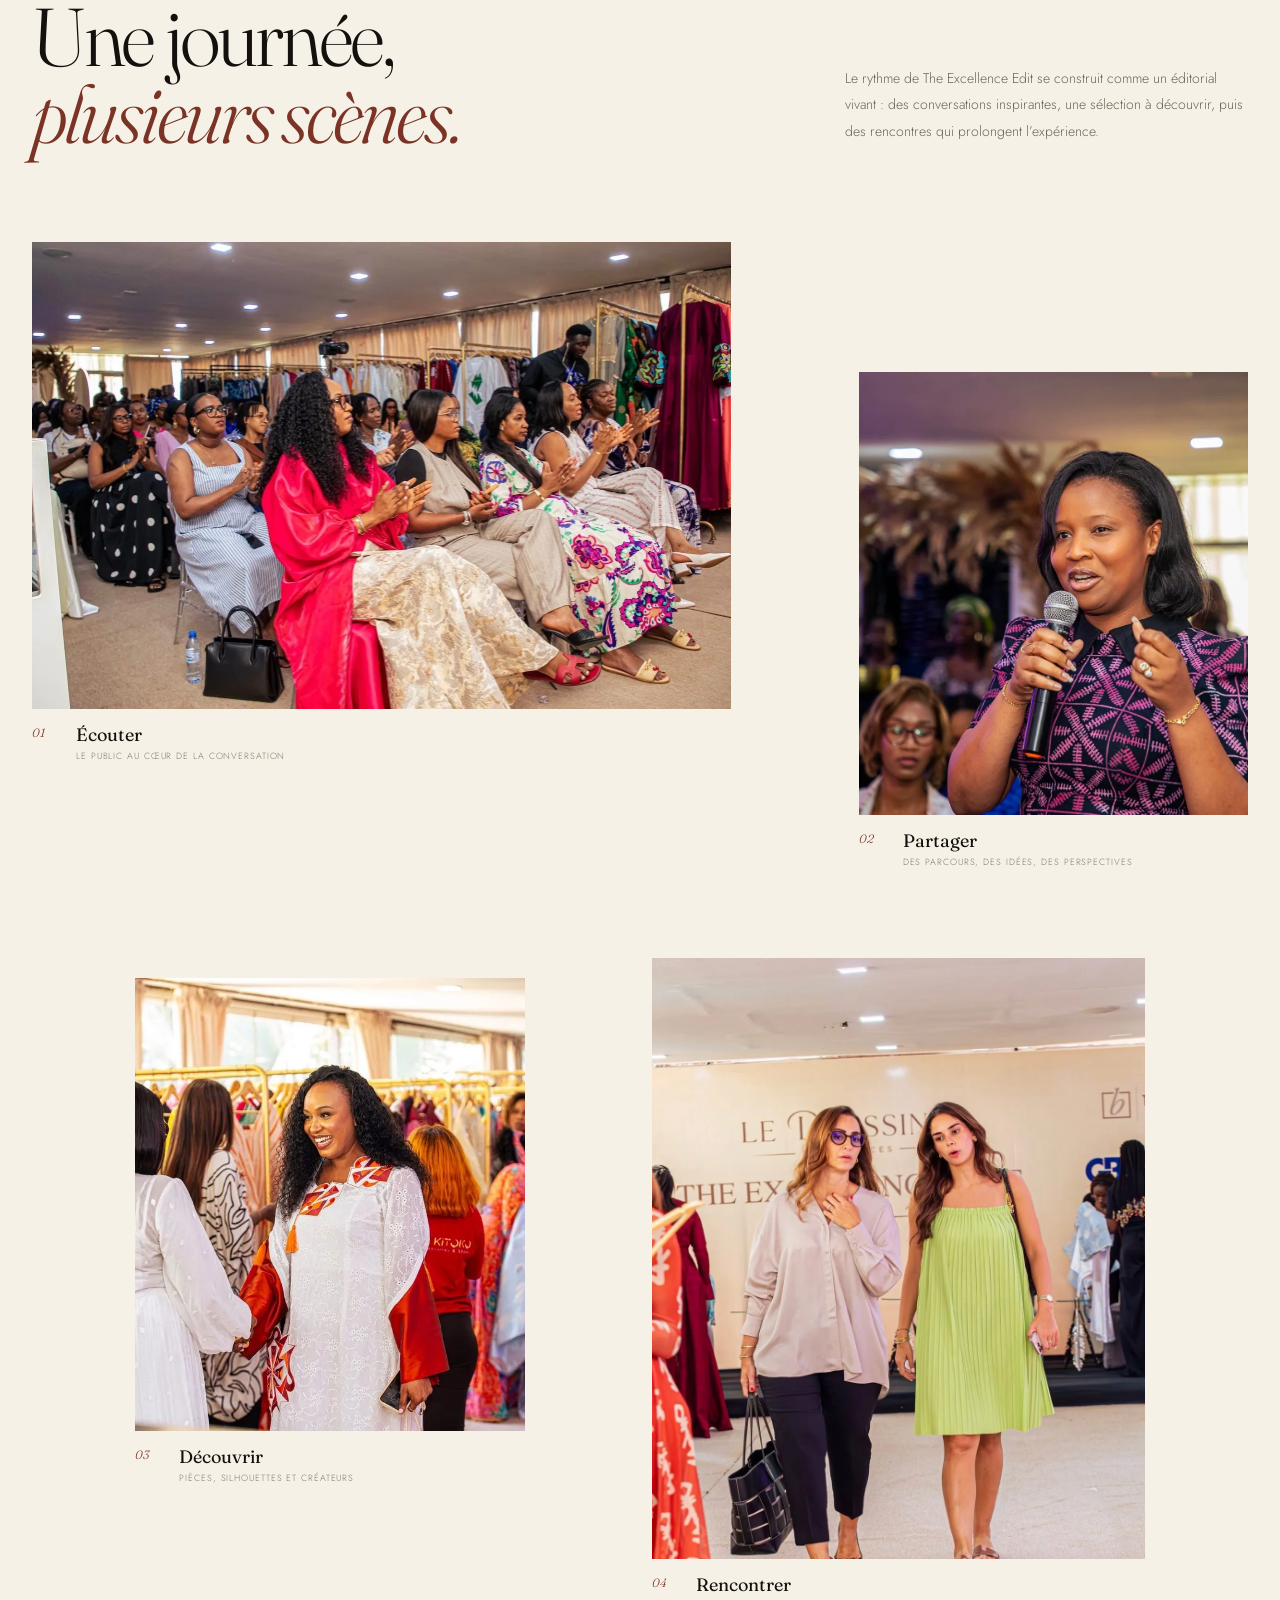
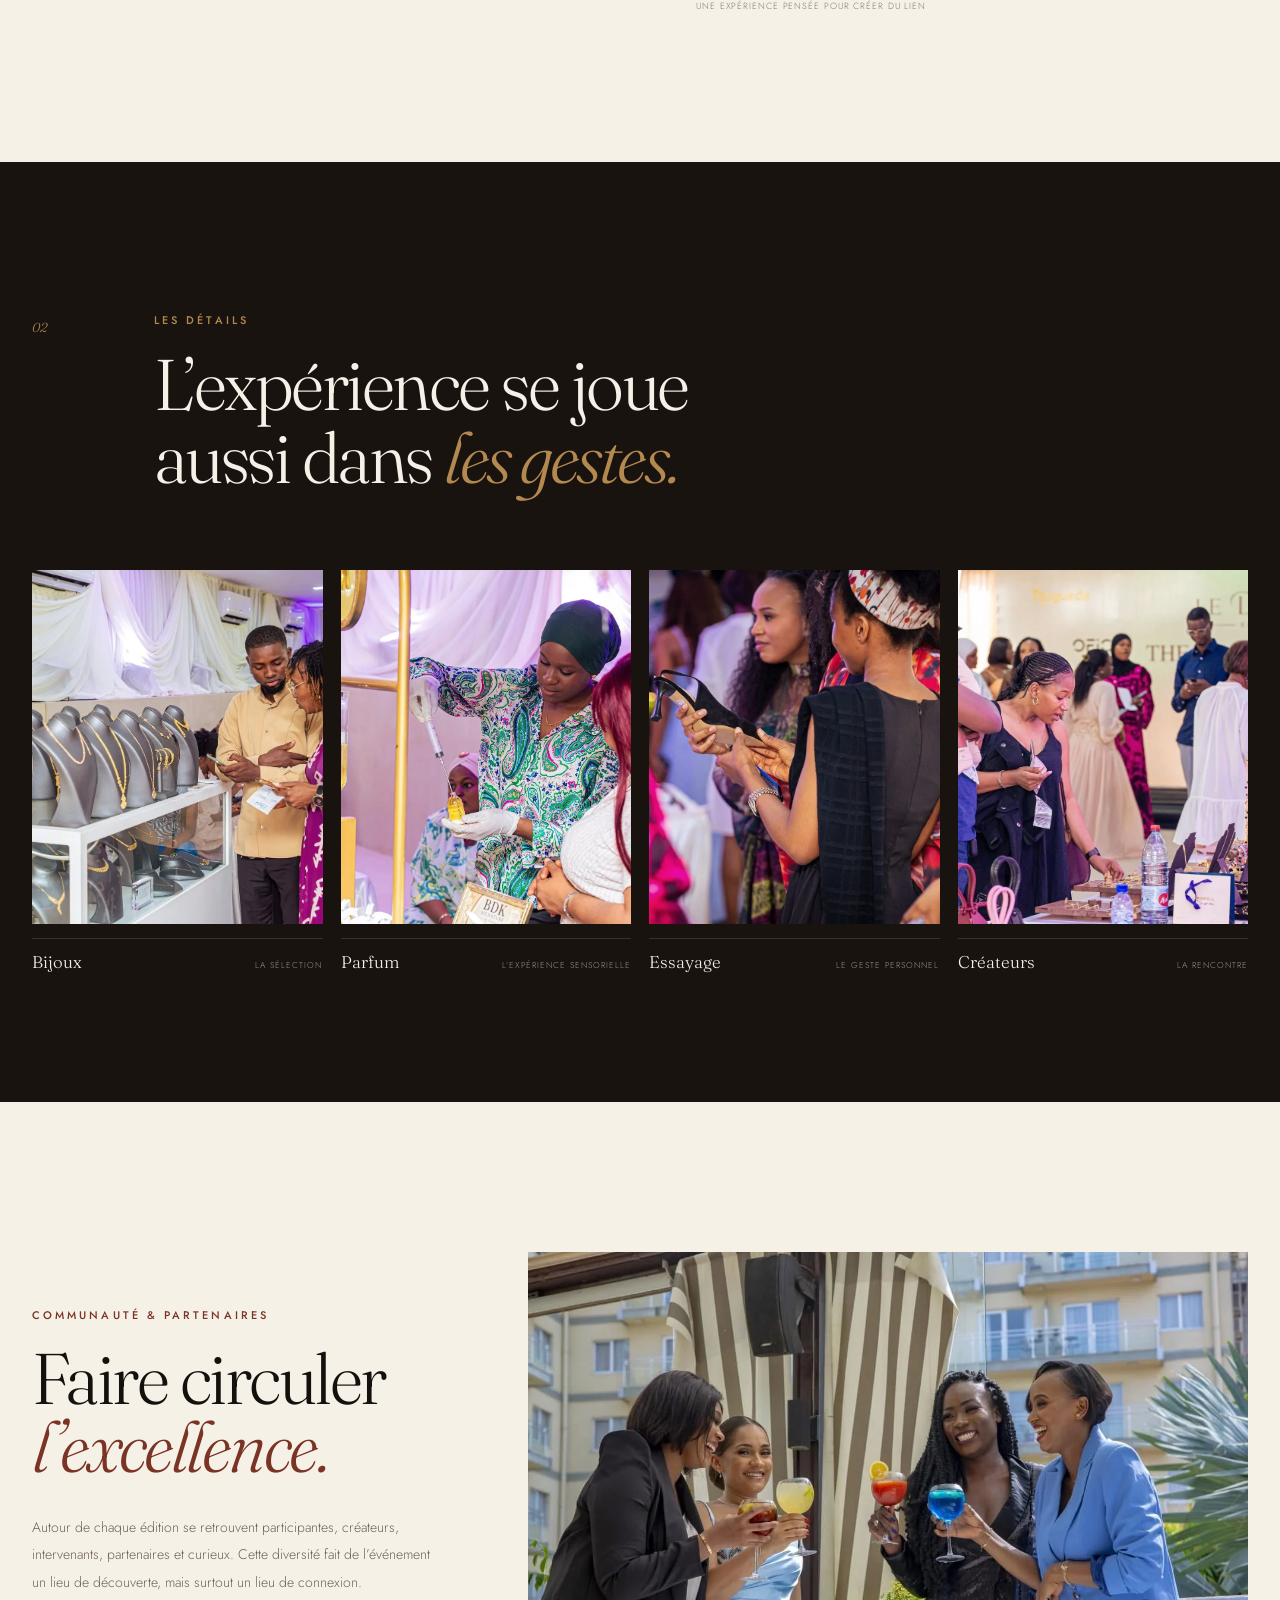
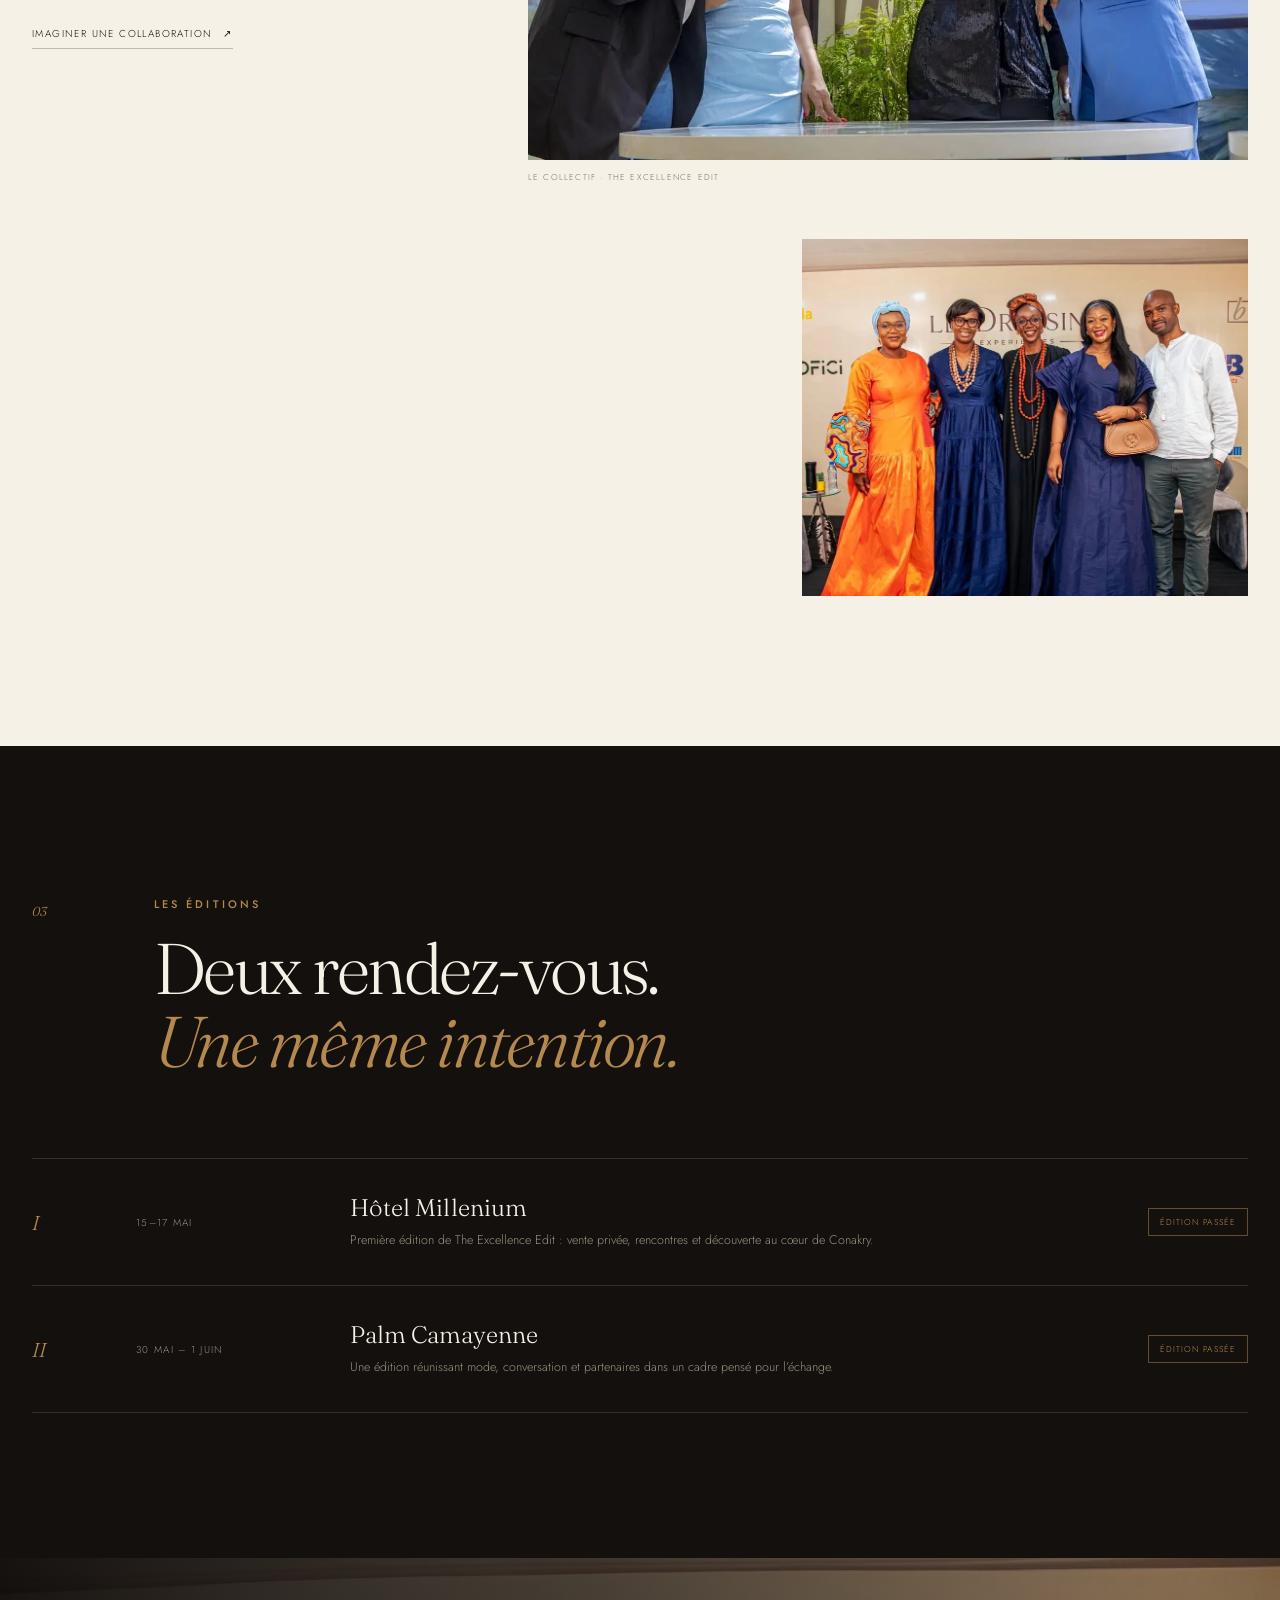
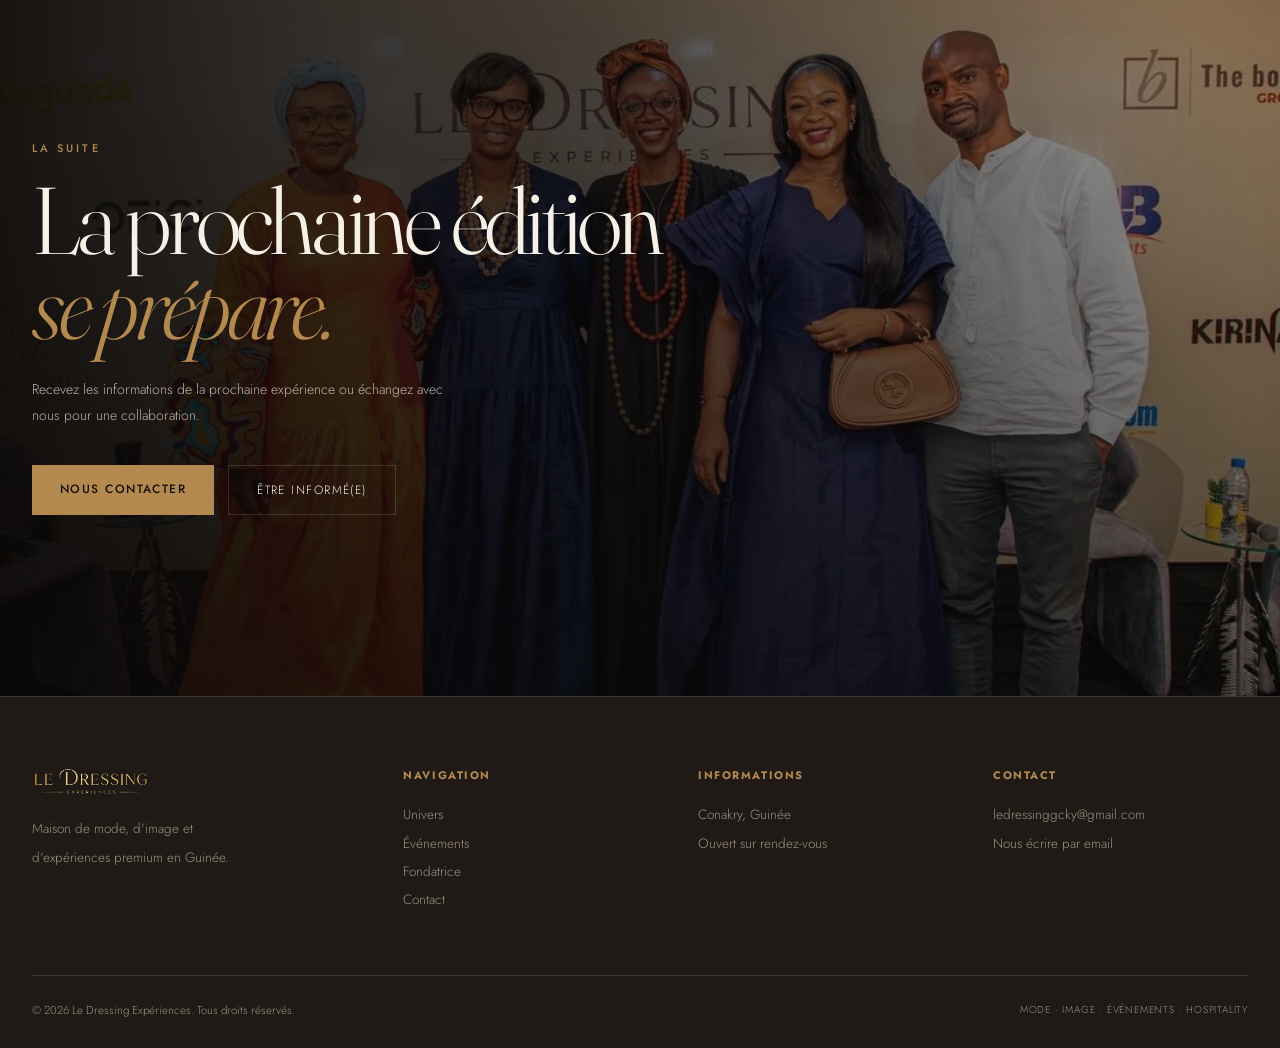
<file: excellence.html>
<!DOCTYPE html>

<html lang="fr">
<head>
<!-- Le Dressing V8.5 -->
<meta charset="utf-8"/>
<meta content="width=device-width, initial-scale=1.0" name="viewport"/>
<title>The Excellence Edit — Le Dressing Expériences</title>
<meta content="The Excellence Edit, l’événement signature de Le Dressing Expériences : mode, conversations, rencontres et expériences à Conakry." name="description"/>
<meta content="#14100D" name="theme-color"/>
<meta content="index,follow" name="robots"/>
<meta content="The Excellence Edit — Le Dressing Expériences" property="og:title"/>
<meta content="Mode, conversations, rencontres et expériences réunies dans le rendez-vous signature de Le Dressing Expériences." property="og:description"/>
<meta content="website" property="og:type"/>
<meta content="Le Dressing Expériences" property="og:site_name"/>
<meta content="fr_GN" property="og:locale"/>
<link href="https://fonts.googleapis.com" rel="preconnect"/>
<link crossorigin="" href="https://fonts.gstatic.com" rel="preconnect"/>
<link href="https://fonts.googleapis.com/css2?family=Fraunces:ital,opsz,wght@0,9..144,300;0,9..144,400;0,9..144,500;1,9..144,400;1,9..144,500&amp;family=Jost:wght@300;400;500;600&amp;display=swap" rel="stylesheet"/>
<link as="image" fetchpriority="high" href="assets/images/excellence-panel.webp" rel="preload"/><link href="assets/style-v85.css" rel="stylesheet"/>
<link href="assets/images/logo-le-dressing.png" rel="icon" type="image/png"/>
<meta content="Le Dressing Expériences" name="author"/><meta content="telephone=no" name="format-detection"/></head>
<body class="excellence-v5" data-page="excellence">
<a class="skip-link" href="#main-content">Aller au contenu</a>
<header>
<nav>
<a class="wordmark-logo" href="index.html"><img alt="Le Dressing Expériences" decoding="async" height="222" src="assets/images/logo-le-dressing.png" width="864"/></a>
<div class="navlinks">
<a href="univers.html">Univers</a>
<a aria-current="page" href="excellence.html">Excellence Edit</a>
<a href="fondatrice.html">Fondatrice</a>
<a href="contact.html">Contact</a>
</div>
<a class="navcta" href="contact.html">Prendre rendez-vous</a>
<button aria-controls="mobile-menu" aria-label="Ouvrir le menu" class="hamburger" type="button"><span></span><span></span><span></span></button>
</nav>
</header>
<div aria-hidden="true" aria-label="Navigation mobile" class="mobile-menu" id="mobile-menu">
<button aria-label="Fermer le menu" class="mobile-menu-close" type="button">×</button>
<a href="index.html">Accueil</a>
<a href="univers.html">Univers</a>
<a aria-current="page" href="excellence.html">Excellence Edit</a>
<a href="fondatrice.html">Fondatrice</a>
<a href="contact.html">Contact</a>
<a class="navcta" href="contact.html">Prendre rendez-vous</a>
</div>
<main id="main-content">
<section class="ex5-hero">
<div aria-hidden="true" class="ex5-hero-image"></div>
<div aria-hidden="true" class="ex5-hero-shade"></div>
<div class="wrap ex5-hero-inner">
<div class="ex5-kicker">
<span>Événement signature</span>
<span class="ex5-kicker-line"></span>
<span>Conakry</span>
</div>
<h1>The <em>Excellence</em><br/>Edit</h1>
<div class="ex5-hero-footer">
<p>Mode, conversations, rencontres et hospitalité réunies dans une expérience pensée pour celles et ceux qui cultivent l’excellence.</p>
<div aria-label="Les piliers de l'événement" class="ex5-hero-index">
<span>01 Mode</span><span>02 Conversation</span><span>03 Rencontres</span><span>04 Expérience</span>
</div>
</div>
</div>
<a aria-label="Découvrir l'événement" class="ex5-scroll" href="#vision"><span></span>Découvrir</a>
</section>
<section class="ex5-statement wrap" id="vision">
<div class="ex5-statement-no">01</div>
<div class="ex5-statement-title">
<div class="eyebrow">La vision</div>
<h2>Plus qu’un événement.<br/><em>Un espace de présence.</em></h2>
</div>
<div class="ex5-statement-copy">
<p>The Excellence Edit crée un cadre où la mode rencontre la conversation, où les marques croisent leur public et où chaque détail participe à une expérience plus humaine.</p>
<p>On vient pour découvrir, échanger, essayer, écouter — et repartir avec bien plus qu’un vêtement.</p>
</div>
</section>
<section class="ex5-story">
<div class="wrap ex5-story-head">
<div>
<div class="eyebrow">Dans l’édition</div>
<h2>Une journée,<br/><em>plusieurs scènes.</em></h2>
</div>
<p>Le rythme de The Excellence Edit se construit comme un éditorial vivant : des conversations inspirantes, une sélection à découvrir, puis des rencontres qui prolongent l’expérience.</p>
</div>
<div class="ex5-story-grid">
<figure class="ex5-scene ex5-scene-public">
<img alt="Public de The Excellence Edit" decoding="async" height="933" src="assets/images/excellence-public.webp" width="1400"/>
<figcaption><span>01</span><strong>Écouter</strong><small>Le public au cœur de la conversation</small></figcaption>
</figure>
<figure class="ex5-scene ex5-scene-panel">
<img alt="Prise de parole pendant The Excellence Edit" decoding="async" height="1067" loading="lazy" src="assets/images/excellence-intervention.webp" width="1600"/>
<figcaption><span>02</span><strong>Partager</strong><small>Des parcours, des idées, des perspectives</small></figcaption>
</figure>
<figure class="ex5-scene ex5-scene-sale">
<img alt="Vente privée pendant The Excellence Edit" decoding="async" height="733" loading="lazy" src="assets/images/excellence-vente-privee.webp" width="1100"/>
<figcaption><span>03</span><strong>Découvrir</strong><small>Pièces, silhouettes et créateurs</small></figcaption>
</figure>
<figure class="ex5-scene ex5-scene-welcome">
<img alt="Invitées pendant The Excellence Edit" decoding="async" height="1600" loading="lazy" src="assets/images/excellence-invitees.webp" width="1068"/>
<figcaption><span>04</span><strong>Rencontrer</strong><small>Une expérience pensée pour créer du lien</small></figcaption>
</figure>
</div>
</section>
<section class="ex5-details">
<div class="wrap ex5-details-head">
<div class="ex5-details-index">02</div>
<div>
<div class="eyebrow">Les détails</div>
<h2>L’expérience se joue<br/>aussi dans <em>les gestes.</em></h2>
</div>
</div>
<div aria-label="Moments et détails de The Excellence Edit" class="ex5-detail-strip">
<figure>
<div class="ex5-detail-media"><img alt="Sélection de bijoux" decoding="async" height="933" loading="lazy" src="assets/images/excellence-bijoux.webp" width="1400"/></div>
<figcaption><span>Bijoux</span><small>La sélection</small></figcaption>
</figure>
<figure>
<div class="ex5-detail-media"><img alt="Expérience parfum pendant The Excellence Edit" decoding="async" height="1067" loading="lazy" src="assets/images/excellence-parfum-reel.webp" width="1600"/></div>
<figcaption><span>Parfum</span><small>L’expérience sensorielle</small></figcaption>
</figure>
<figure>
<div class="ex5-detail-media"><img alt="Essayage pendant The Excellence Edit" decoding="async" height="933" loading="lazy" src="assets/images/excellence-essayage.webp" width="1400"/></div>
<figcaption><span>Essayage</span><small>Le geste personnel</small></figcaption>
</figure>
<figure>
<div class="ex5-detail-media"><img alt="Exposants de The Excellence Edit" decoding="async" height="933" loading="lazy" src="assets/images/excellence-exposants.webp" width="1400"/></div>
<figcaption><span>Créateurs</span><small>La rencontre</small></figcaption>
</figure>
</div>
</section>
<section class="ex5-community">
<div class="wrap ex5-community-grid">
<div class="ex5-community-copy">
<div class="eyebrow">Communauté &amp; partenaires</div>
<h2>Faire circuler<br/><em>l’excellence.</em></h2>
<p>Autour de chaque édition se retrouvent participantes, créateurs, intervenants, partenaires et curieux. Cette diversité fait de l’événement un lieu de découverte, mais surtout un lieu de connexion.</p>
<a class="ex5-text-link" href="contact.html">Imaginer une collaboration <span>↗</span></a>
</div>
<figure class="ex5-community-main">
<img alt="Moment de convivialité entre participantes de The Excellence Edit" decoding="async" height="853" loading="lazy" src="assets/images/excellence-cocktails.webp" width="1280"/>
<figcaption>Le collectif · The Excellence Edit</figcaption>
</figure>
<figure class="ex5-community-secondary">
<img alt="Photo de groupe pendant The Excellence Edit" decoding="async" height="733" loading="lazy" src="assets/images/excellence-groupe.webp" width="1100"/>
</figure>
</div>
</section>
<section class="ex5-archive wrap">
<div class="ex5-archive-head">
<div class="ex5-archive-index">03</div>
<div>
<div class="eyebrow">Les éditions</div>
<h2>Deux rendez-vous.<br/><em>Une même intention.</em></h2>
</div>
</div>
<div class="ex5-editions">
<article class="ex5-edition">
<div class="ex5-edition-no">I</div>
<div class="ex5-edition-date">15–17 mai</div>
<div class="ex5-edition-copy"><h3>Hôtel Millenium</h3><p>Première édition de The Excellence Edit : vente privée, rencontres et découverte au cœur de Conakry.</p></div>
<div class="ex5-edition-state">Édition passée</div>
</article>
<article class="ex5-edition">
<div class="ex5-edition-no">II</div>
<div class="ex5-edition-date">30 mai – 1 juin</div>
<div class="ex5-edition-copy"><h3>Palm Camayenne</h3><p>Une édition réunissant mode, conversation et partenaires dans un cadre pensé pour l’échange.</p></div>
<div class="ex5-edition-state">Édition passée</div>
</article>
</div>
</section>
<section class="ex5-next">
<div aria-hidden="true" class="ex5-next-photo"></div>
<div aria-hidden="true" class="ex5-next-shade"></div>
<div class="wrap ex5-next-inner">
<div class="eyebrow">La suite</div>
<h2>La prochaine édition<br/><em>se prépare.</em></h2>
<p>Recevez les informations de la prochaine expérience ou échangez avec nous pour une collaboration.</p>
<div class="ex5-next-actions">
<a class="btn-solid" href="contact.html">Nous contacter</a>
<a class="btn-ghost" href="mailto:ledressinggcky@gmail.com?subject=The%20Excellence%20Edit%20-%20Prochaine%20édition">Être informé(e)</a>
</div>
</div>
</section>
</main>
<footer id="contact-footer">
<div class="wrap">
<div class="f-top">
<div>
<img alt="Le Dressing Expériences" decoding="async" height="222" loading="lazy" src="assets/images/logo-le-dressing.png" style="height:30px; width:auto; margin-bottom:18px; display:block;" width="864"/>
<p style="max-width:240px;">Maison de mode, d'image et d'expériences premium en Guinée.</p>
</div>
<div>
<h5>Navigation</h5>
<a href="univers.html">Univers</a>
<a href="excellence.html">Événements</a>
<a href="fondatrice.html">Fondatrice</a>
<a href="contact.html">Contact</a>
</div>
<div>
<h5>Informations</h5>
<p>Conakry, Guinée</p>
<p>Ouvert sur rendez-vous</p>
</div>
<div>
<h5>Contact</h5>
<a href="mailto:ledressinggcky@gmail.com">ledressinggcky@gmail.com</a>
<a href="mailto:ledressinggcky@gmail.com">Nous écrire par email</a>
</div>
</div>
<div class="f-bottom">
<div>© 2026 Le Dressing Expériences. Tous droits réservés.</div>
<div style="color:var(--taupe); letter-spacing:.08em; text-transform:uppercase; font-size:10px;">Mode · Image · Événements · Hospitality</div>
</div>
</div>
</footer>
<script defer="" src="assets/app-v85.js"></script>
</body>
</html>
</file>
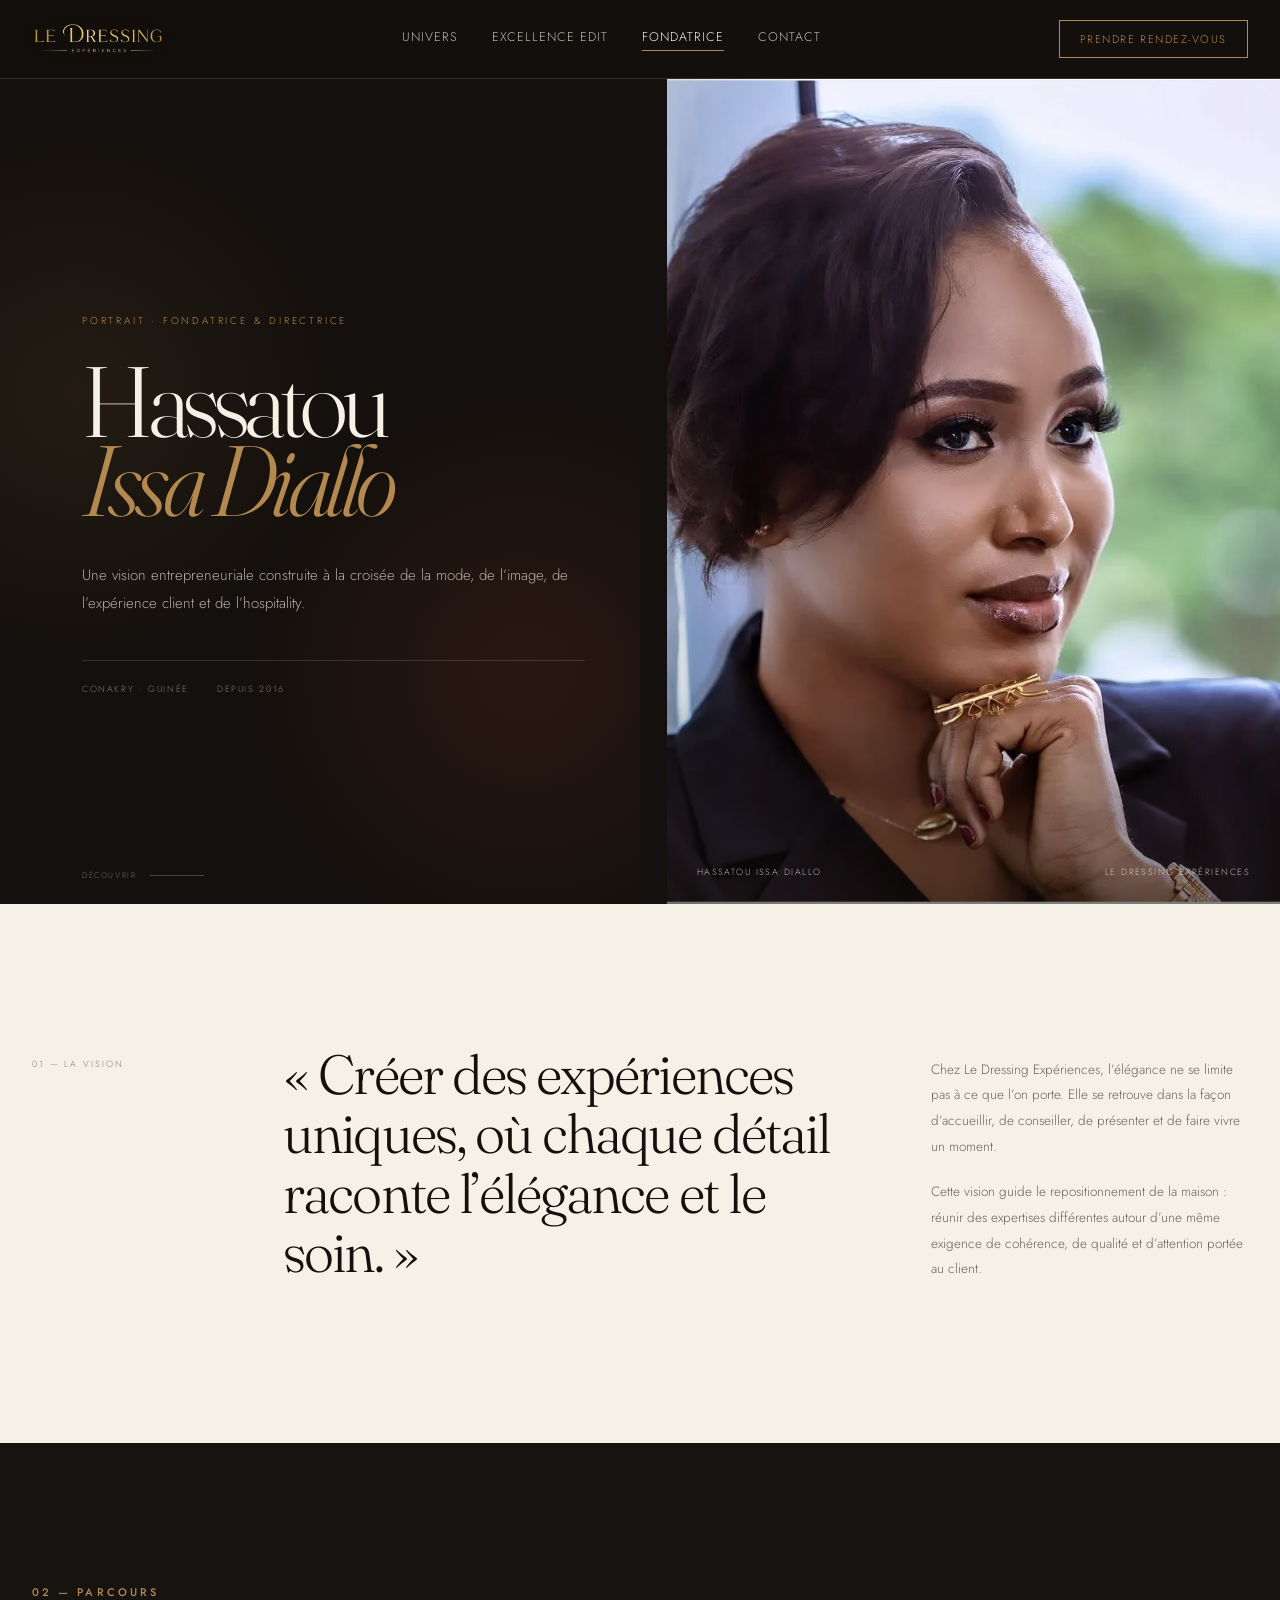
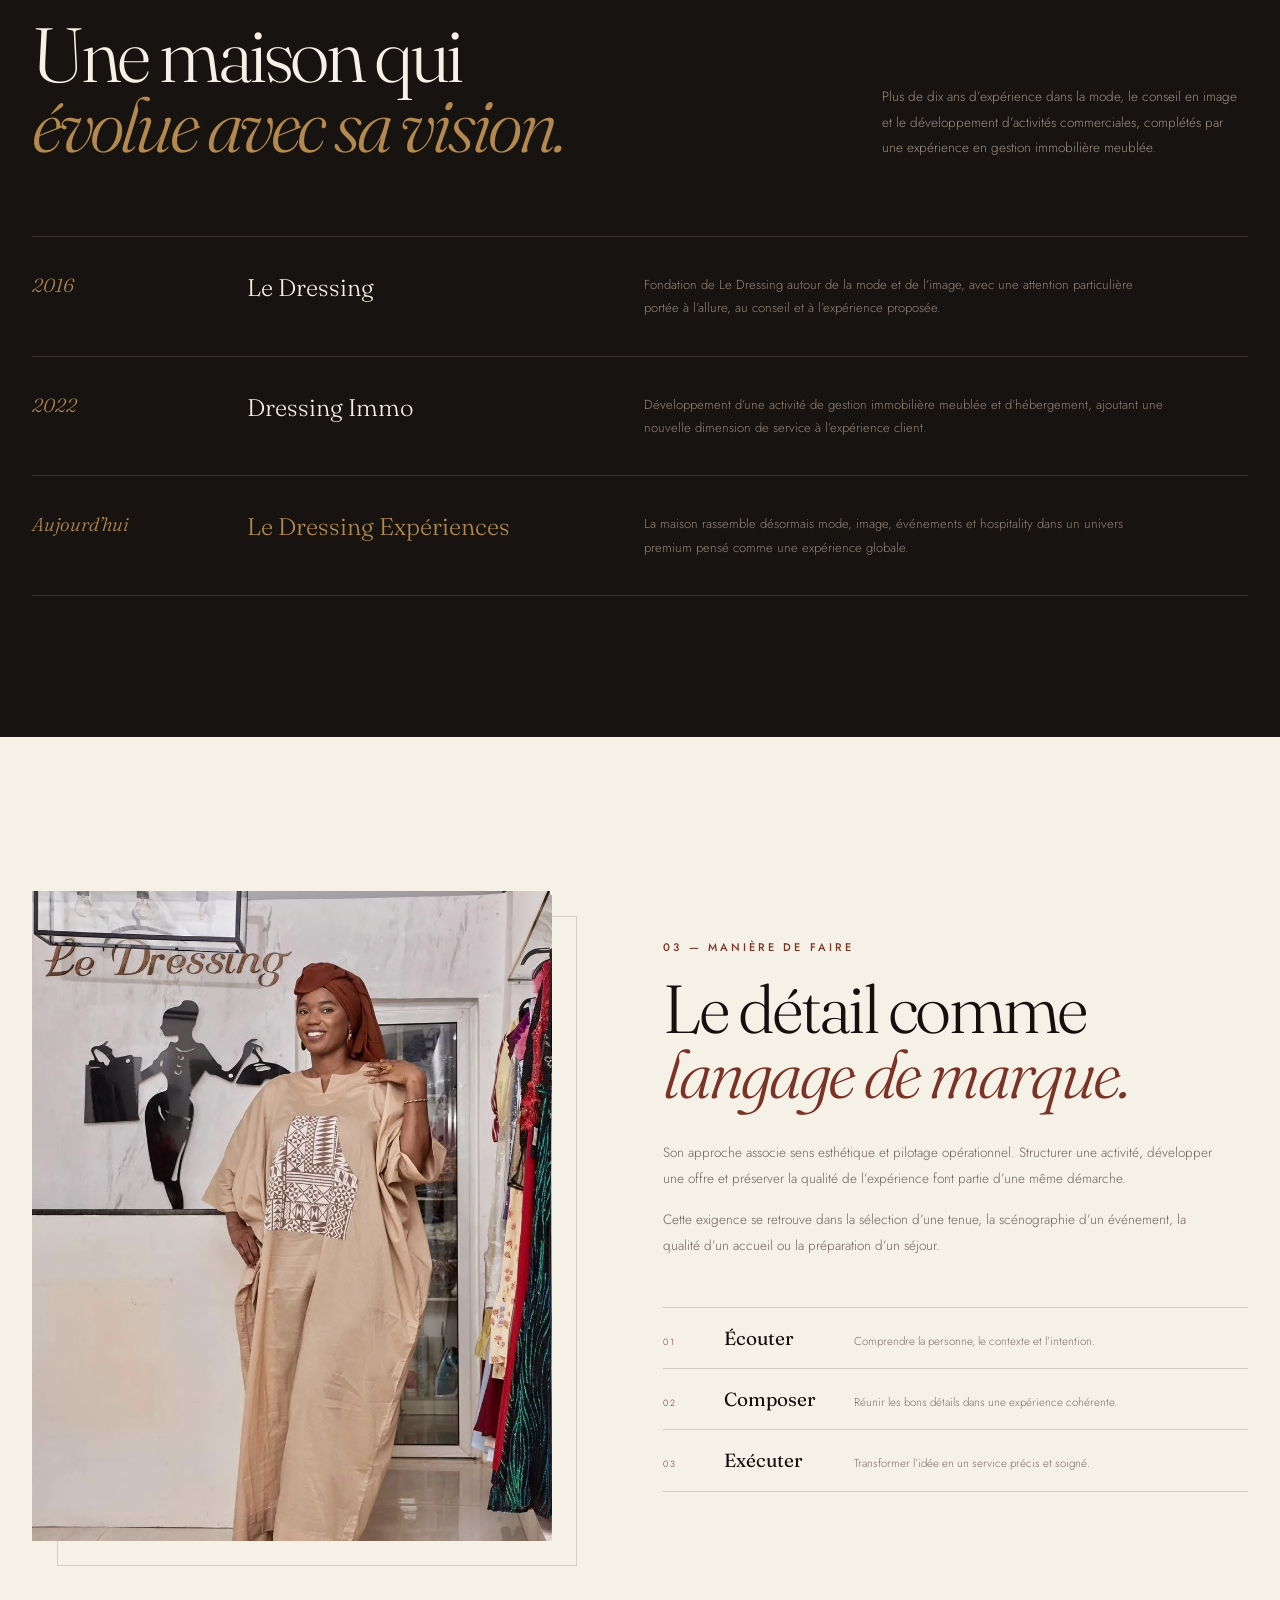
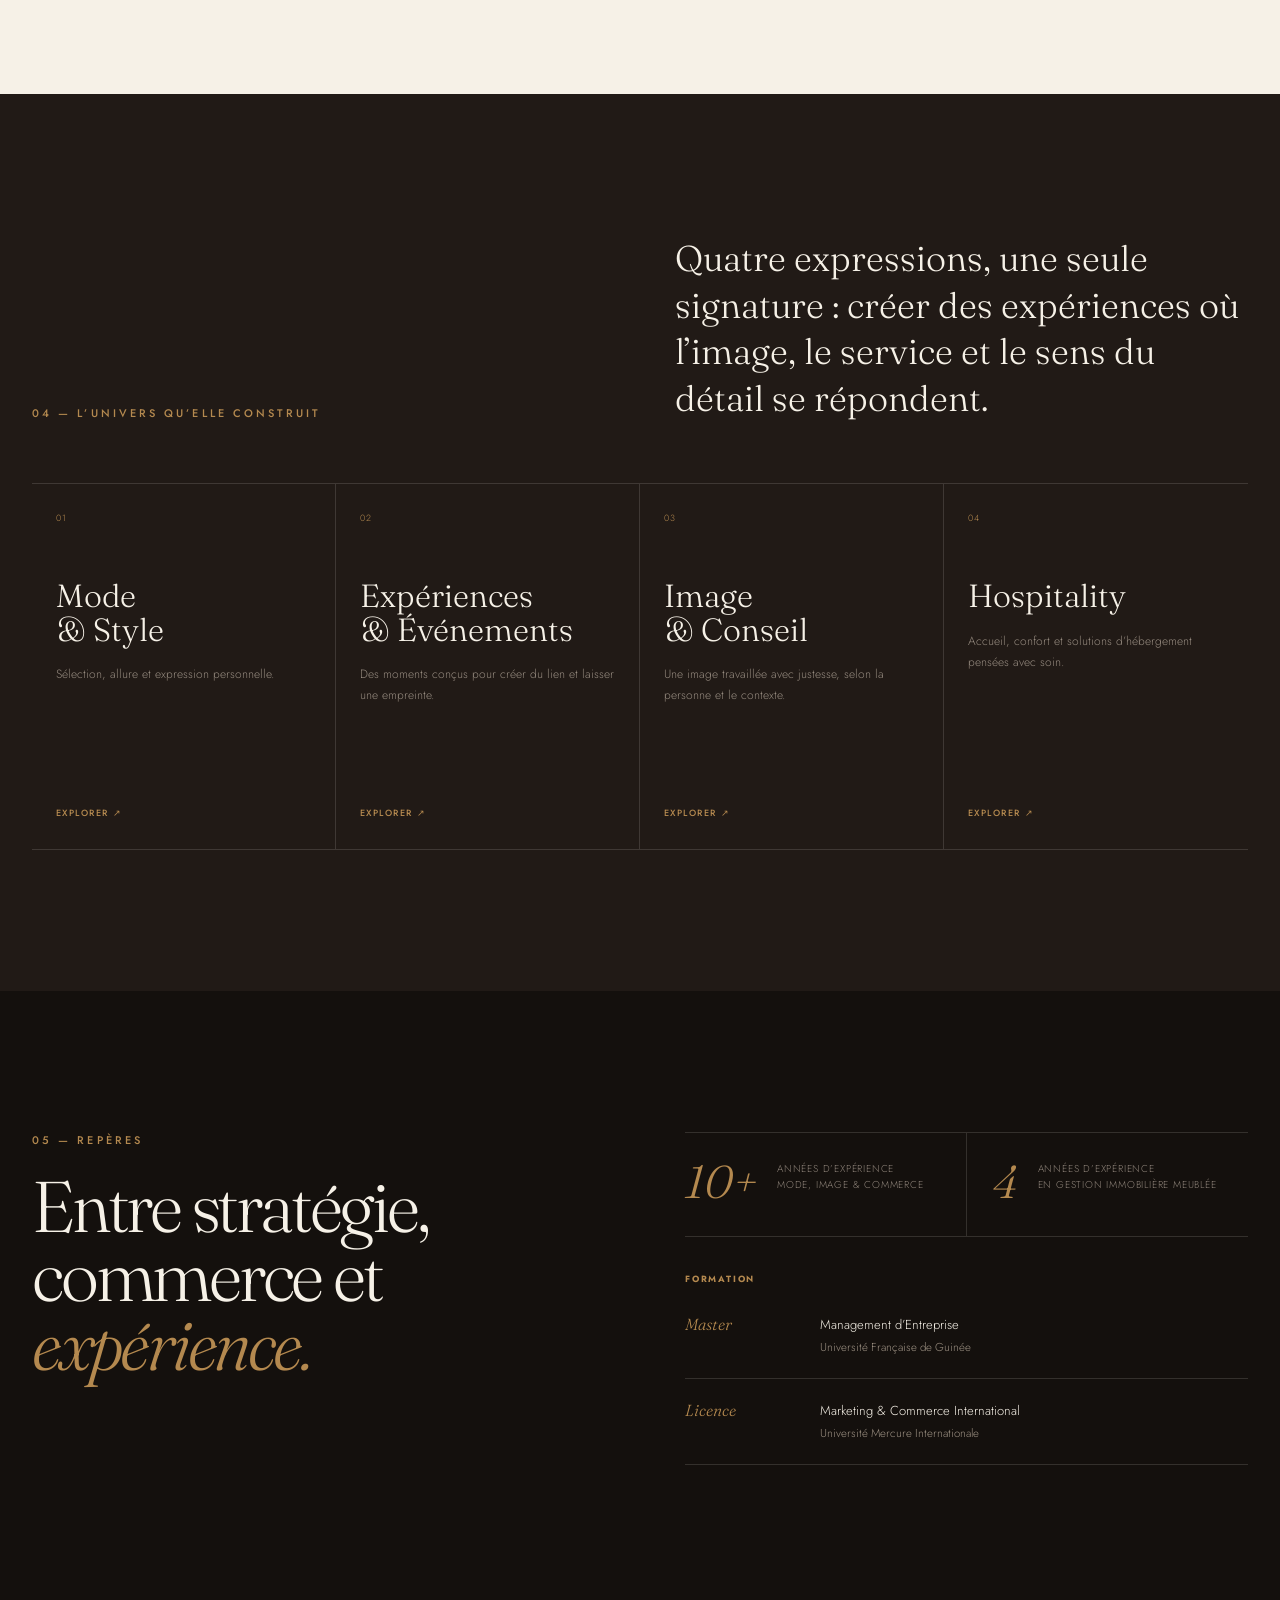
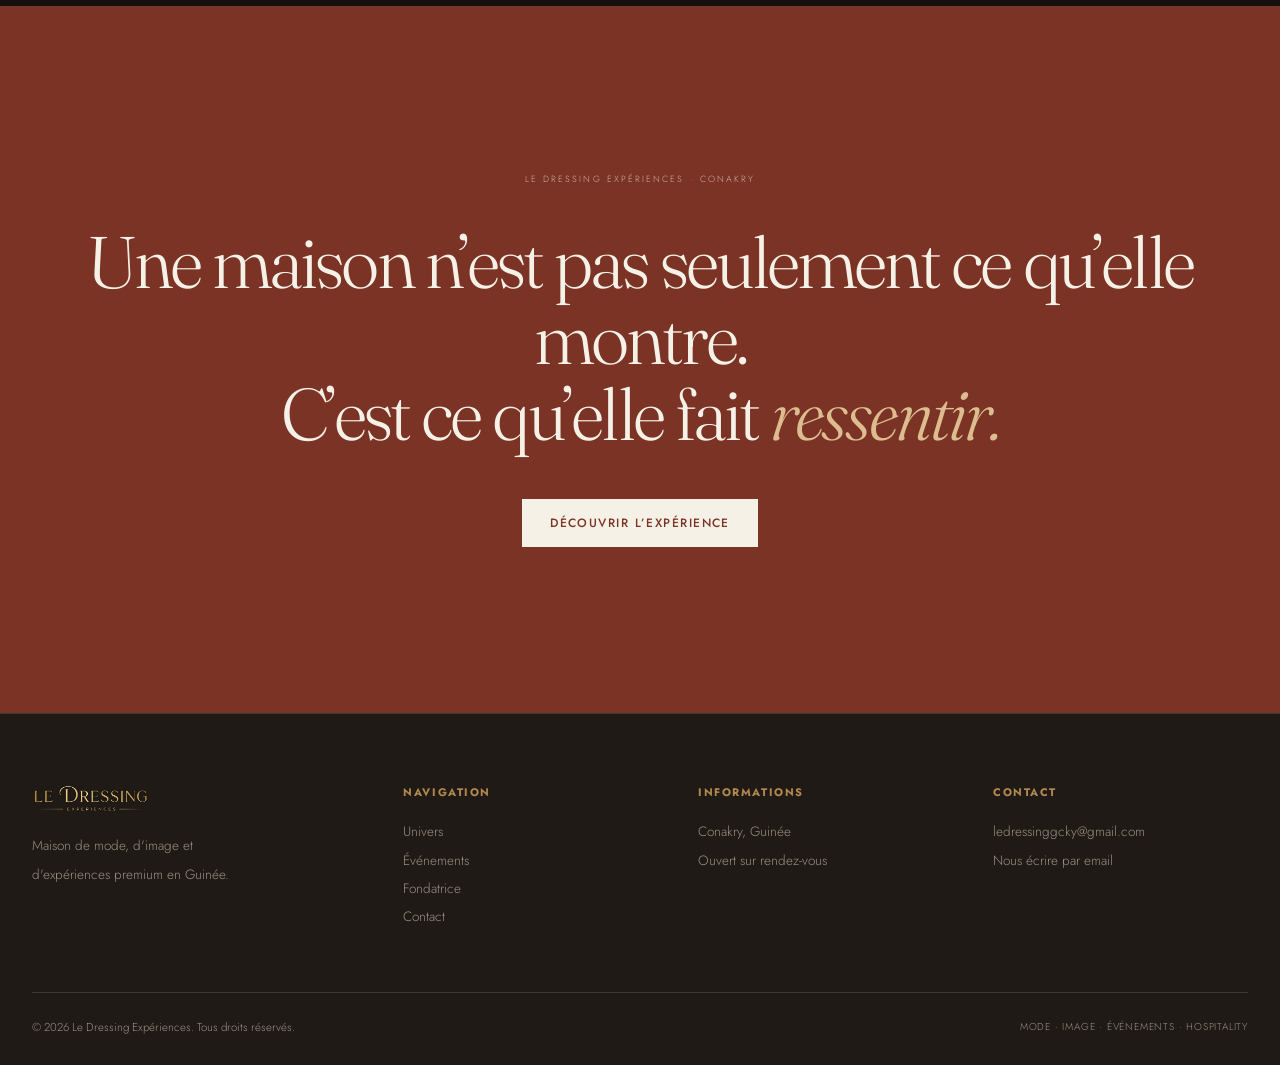
<file: fondatrice.html>
<!DOCTYPE html>

<html lang="fr">
<head>
<!-- Le Dressing V8.5 -->
<meta charset="utf-8"/>
<meta content="width=device-width, initial-scale=1.0" name="viewport"/>
<title>Hassatou Issa Diallo — Fondatrice | Le Dressing Expériences</title>
<link href="https://fonts.googleapis.com" rel="preconnect"/>
<link crossorigin="" href="https://fonts.gstatic.com" rel="preconnect"/><link href="https://fonts.googleapis.com/css2?family=Fraunces:ital,opsz,wght@0,9..144,300;0,9..144,400;0,9..144,500;1,9..144,400;1,9..144,500&amp;family=Jost:wght@300;400;500;600&amp;display=swap" rel="stylesheet"/>
<link href="assets/style-v85.css" rel="stylesheet"/>
<meta content="Portrait de Hassatou Issa Diallo, fondatrice et directrice de Le Dressing Expériences : mode, image, événements et hospitality à Conakry." name="description"/>
<meta content="#14100D" name="theme-color"/>
<meta content="index,follow" name="robots"/>
<meta content="Hassatou Issa Diallo — Fondatrice | Le Dressing Expériences" property="og:title"/>
<meta content="Découvrez la vision et le parcours de la fondatrice de Le Dressing Expériences." property="og:description"/>
<meta content="website" property="og:type"/>
<meta content="Le Dressing Expériences" property="og:site_name"/>
<meta content="fr_GN" property="og:locale"/>
<link href="assets/images/logo-le-dressing.png" rel="icon" type="image/png"/>
<meta content="Le Dressing Expériences" name="author"/><meta content="telephone=no" name="format-detection"/></head>
<body class="fondatrice founder-v6" data-page="fondatrice">
<a class="skip-link" href="#main-content">Aller au contenu</a>
<header>
<nav>
<a class="wordmark-logo" href="index.html"><img alt="Le Dressing Expériences" decoding="async" height="222" src="assets/images/logo-le-dressing.png" width="864"/></a>
<div class="navlinks">
<a href="univers.html">Univers</a>
<a href="excellence.html">Excellence Edit</a>
<a aria-current="page" href="fondatrice.html">Fondatrice</a>
<a href="contact.html">Contact</a>
</div>
<a class="navcta" href="contact.html">Prendre rendez-vous</a>
<button aria-controls="mobile-menu" aria-label="Ouvrir le menu" class="hamburger" type="button"><span></span><span></span><span></span></button>
</nav>
</header>
<div aria-hidden="true" aria-label="Navigation mobile" class="mobile-menu" id="mobile-menu">
<button aria-label="Fermer le menu" class="mobile-menu-close" type="button">×</button>
<a href="index.html">Accueil</a>
<a href="univers.html">Univers</a>
<a href="excellence.html">Excellence Edit</a>
<a aria-current="page" href="fondatrice.html">Fondatrice</a>
<a href="contact.html">Contact</a>
<a class="navcta" href="contact.html">Prendre rendez-vous</a>
</div>
<main id="main-content">
<section class="fv6-hero">
<div class="fv6-hero-copy">
<div class="fv6-kicker">Portrait · Fondatrice &amp; Directrice</div>
<h1>Hassatou<br/><em>Issa Diallo</em></h1>
<p class="fv6-lead">Une vision entrepreneuriale construite à la croisée de la mode, de l’image, de l’expérience client et de l’hospitality.</p>
<div aria-label="Repères" class="fv6-hero-meta">
<span>Conakry · Guinée</span>
<span>Depuis 2016</span>
</div>
</div>
<figure class="fv6-hero-portrait">
<img alt="Portrait de Hassatou Issa Diallo" decoding="async" fetchpriority="high" height="1040" src="assets/images/hassatou-issa-diallo.webp" width="828"/>
<figcaption><span>Hassatou Issa Diallo</span><span>Le Dressing Expériences</span></figcaption>
</figure>
<div aria-hidden="true" class="fv6-scroll-cue">Découvrir <span></span></div>
</section>
<section class="fv6-manifesto">
<div class="wrap fv6-manifesto-grid">
<div class="fv6-manifesto-index">01 — La vision</div>
<blockquote>« Créer des expériences uniques, où chaque détail raconte l’élégance et le soin. »</blockquote>
<div class="fv6-manifesto-copy">
<p>Chez Le Dressing Expériences, l’élégance ne se limite pas à ce que l’on porte. Elle se retrouve dans la façon d’accueillir, de conseiller, de présenter et de faire vivre un moment.</p>
<p>Cette vision guide le repositionnement de la maison : réunir des expertises différentes autour d’une même exigence de cohérence, de qualité et d’attention portée au client.</p>
</div>
</div>
</section>
<section class="fv6-journey">
<div class="wrap">
<div class="fv6-section-head">
<div>
<div class="eyebrow">02 — Parcours</div>
<h2>Une maison qui<br/><em>évolue avec sa vision.</em></h2>
</div>
<p>Plus de dix ans d’expérience dans la mode, le conseil en image et le développement d’activités commerciales, complétés par une expérience en gestion immobilière meublée.</p>
</div>
<div class="fv6-timeline">
<article class="fv6-time-row">
<div class="fv6-time-year">2016</div>
<div class="fv6-time-title">Le Dressing</div>
<p>Fondation de Le Dressing autour de la mode et de l’image, avec une attention particulière portée à l’allure, au conseil et à l’expérience proposée.</p>
</article>
<article class="fv6-time-row">
<div class="fv6-time-year">2022</div>
<div class="fv6-time-title">Dressing Immo</div>
<p>Développement d’une activité de gestion immobilière meublée et d’hébergement, ajoutant une nouvelle dimension de service à l’expérience client.</p>
</article>
<article class="fv6-time-row is-current">
<div class="fv6-time-year">Aujourd’hui</div>
<div class="fv6-time-title">Le Dressing Expériences</div>
<p>La maison rassemble désormais mode, image, événements et hospitality dans un univers premium pensé comme une expérience globale.</p>
</article>
</div>
</div>
</section>
<section class="fv6-method">
<div class="wrap fv6-method-grid">
<div class="fv6-method-media">
<img alt="Univers de la boutique Le Dressing" decoding="async" height="1175" loading="lazy" src="assets/images/boutique-le-dressing.webp" width="964"/>
<div class="fv6-method-caption">Le Dressing · Mode &amp; expérience</div>
</div>
<div class="fv6-method-copy">
<div class="eyebrow">03 — Manière de faire</div>
<h2>Le détail comme<br/><em>langage de marque.</em></h2>
<p>Son approche associe sens esthétique et pilotage opérationnel. Structurer une activité, développer une offre et préserver la qualité de l’expérience font partie d’une même démarche.</p>
<p>Cette exigence se retrouve dans la sélection d’une tenue, la scénographie d’un événement, la qualité d’un accueil ou la préparation d’un séjour.</p>
<div class="fv6-principles">
<div><span>01</span><strong>Écouter</strong><small>Comprendre la personne, le contexte et l’intention.</small></div>
<div><span>02</span><strong>Composer</strong><small>Réunir les bons détails dans une expérience cohérente.</small></div>
<div><span>03</span><strong>Exécuter</strong><small>Transformer l’idée en un service précis et soigné.</small></div>
</div>
</div>
</div>
</section>
<section class="fv6-pillars">
<div class="wrap">
<div class="fv6-pillars-head">
<div class="eyebrow">04 — L’univers qu’elle construit</div>
<p>Quatre expressions, une seule signature : créer des expériences où l’image, le service et le sens du détail se répondent.</p>
</div>
<div class="fv6-pillar-grid">
<a class="fv6-pillar" href="univers.html#mode"><span>01</span><h3>Mode<br/>&amp; Style</h3><p>Sélection, allure et expression personnelle.</p><b>Explorer ↗</b></a>
<a class="fv6-pillar" href="univers.html#experiences"><span>02</span><h3>Expériences<br/>&amp; Événements</h3><p>Des moments conçus pour créer du lien et laisser une empreinte.</p><b>Explorer ↗</b></a>
<a class="fv6-pillar" href="univers.html#image"><span>03</span><h3>Image<br/>&amp; Conseil</h3><p>Une image travaillée avec justesse, selon la personne et le contexte.</p><b>Explorer ↗</b></a>
<a class="fv6-pillar" href="univers.html#hospitality"><span>04</span><h3>Hospitality</h3><p>Accueil, confort et solutions d’hébergement pensées avec soin.</p><b>Explorer ↗</b></a>
</div>
</div>
</section>
<section class="fv6-profile">
<div class="wrap fv6-profile-grid">
<div class="fv6-profile-heading">
<div class="eyebrow">05 — Repères</div>
<h2>Entre stratégie,<br/>commerce et <em>expérience.</em></h2>
</div>
<div class="fv6-profile-info">
<div class="fv6-profile-stat"><strong>10+</strong><span>années d’expérience<br/>mode, image &amp; commerce</span></div>
<div class="fv6-profile-stat"><strong>4</strong><span>années d’expérience<br/>en gestion immobilière meublée</span></div>
<div class="fv6-education">
<h3>Formation</h3>
<div><span>Master</span><p>Management d’Entreprise<br/><small>Université Française de Guinée</small></p></div>
<div><span>Licence</span><p>Marketing &amp; Commerce International<br/><small>Université Mercure Internationale</small></p></div>
</div>
</div>
</div>
</section>
<section class="fv6-closing">
<div class="wrap fv6-closing-inner">
<div class="fv6-closing-label">Le Dressing Expériences · Conakry</div>
<p>Une maison n’est pas seulement ce qu’elle montre.<br/>C’est ce qu’elle fait <em>ressentir.</em></p>
<a class="btn-solid" href="contact.html">Découvrir l’expérience</a>
</div>
</section>
</main>
<footer id="contact-footer">
<div class="wrap">
<div class="f-top">
<div>
<img alt="Le Dressing Expériences" decoding="async" height="222" loading="lazy" src="assets/images/logo-le-dressing.png" style="height:30px; width:auto; margin-bottom:18px; display:block;" width="864"/>
<p style="max-width:240px;">Maison de mode, d'image et d'expériences premium en Guinée.</p>
</div>
<div>
<h5>Navigation</h5>
<a href="univers.html">Univers</a>
<a href="excellence.html">Événements</a>
<a href="fondatrice.html">Fondatrice</a>
<a href="contact.html">Contact</a>
</div>
<div>
<h5>Informations</h5>
<p>Conakry, Guinée</p>
<p>Ouvert sur rendez-vous</p>
</div>
<div>
<h5>Contact</h5>
<a href="mailto:ledressinggcky@gmail.com">ledressinggcky@gmail.com</a>
<a href="mailto:ledressinggcky@gmail.com">Nous écrire par email</a>
</div>
</div>
<div class="f-bottom">
<div>© 2026 Le Dressing Expériences. Tous droits réservés.</div>
<div style="color:var(--taupe); letter-spacing:.08em; text-transform:uppercase; font-size:10px;">Mode · Image · Événements · Hospitality</div>
</div>
</div>
</footer>
<script defer="" src="assets/app-v85.js"></script>
</body>
</html>
</file>
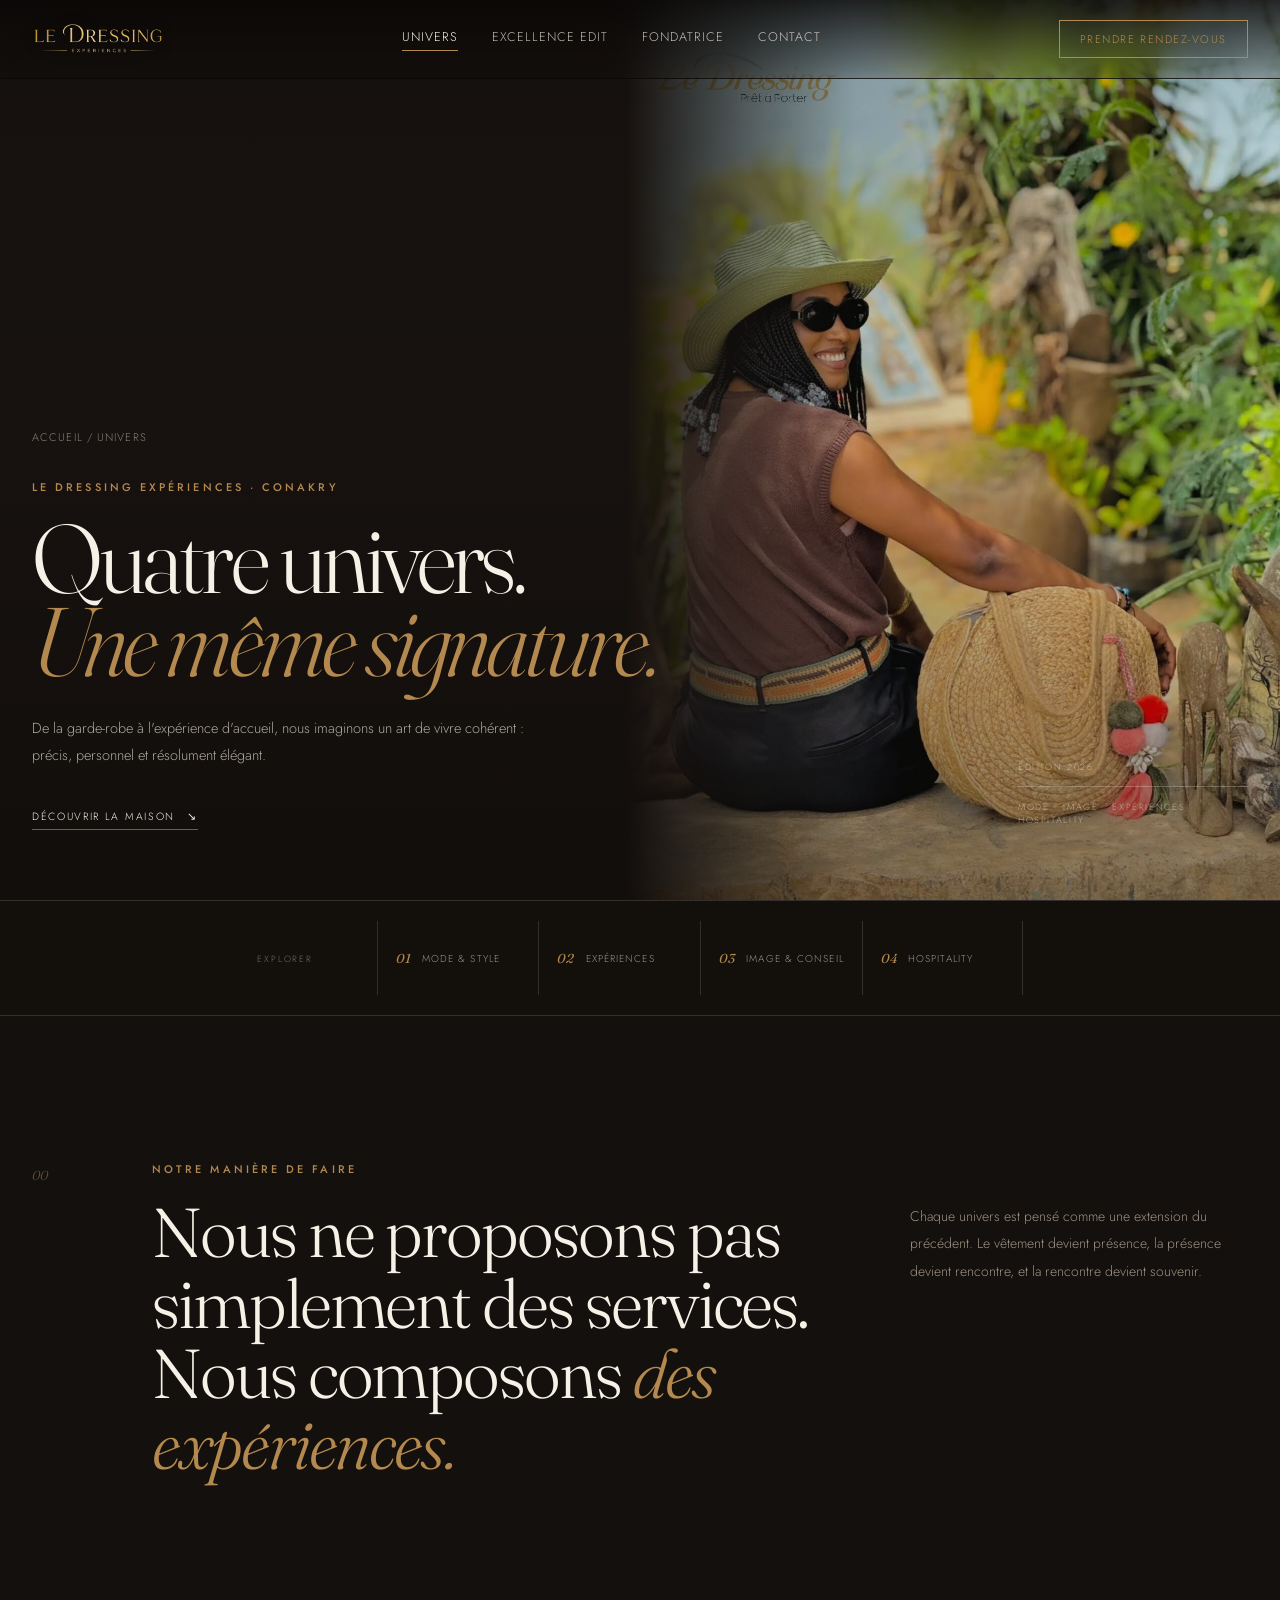
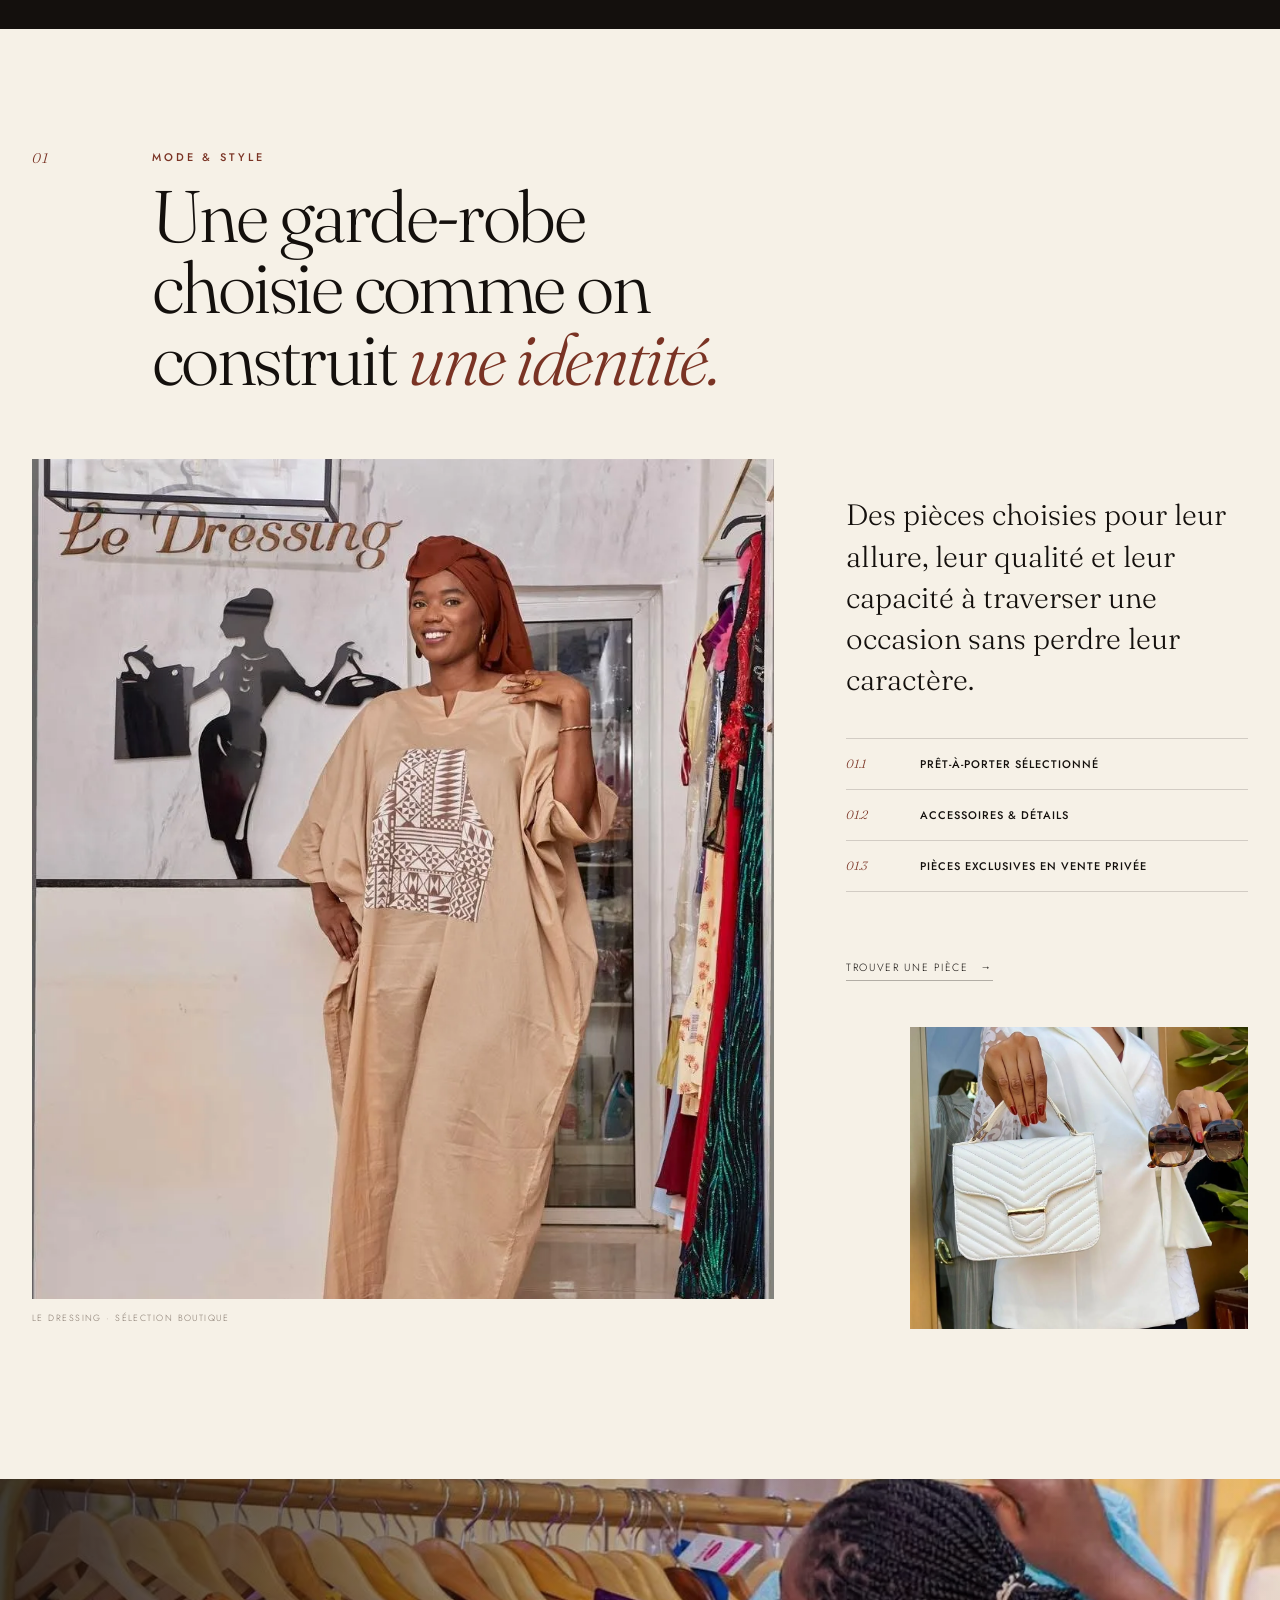
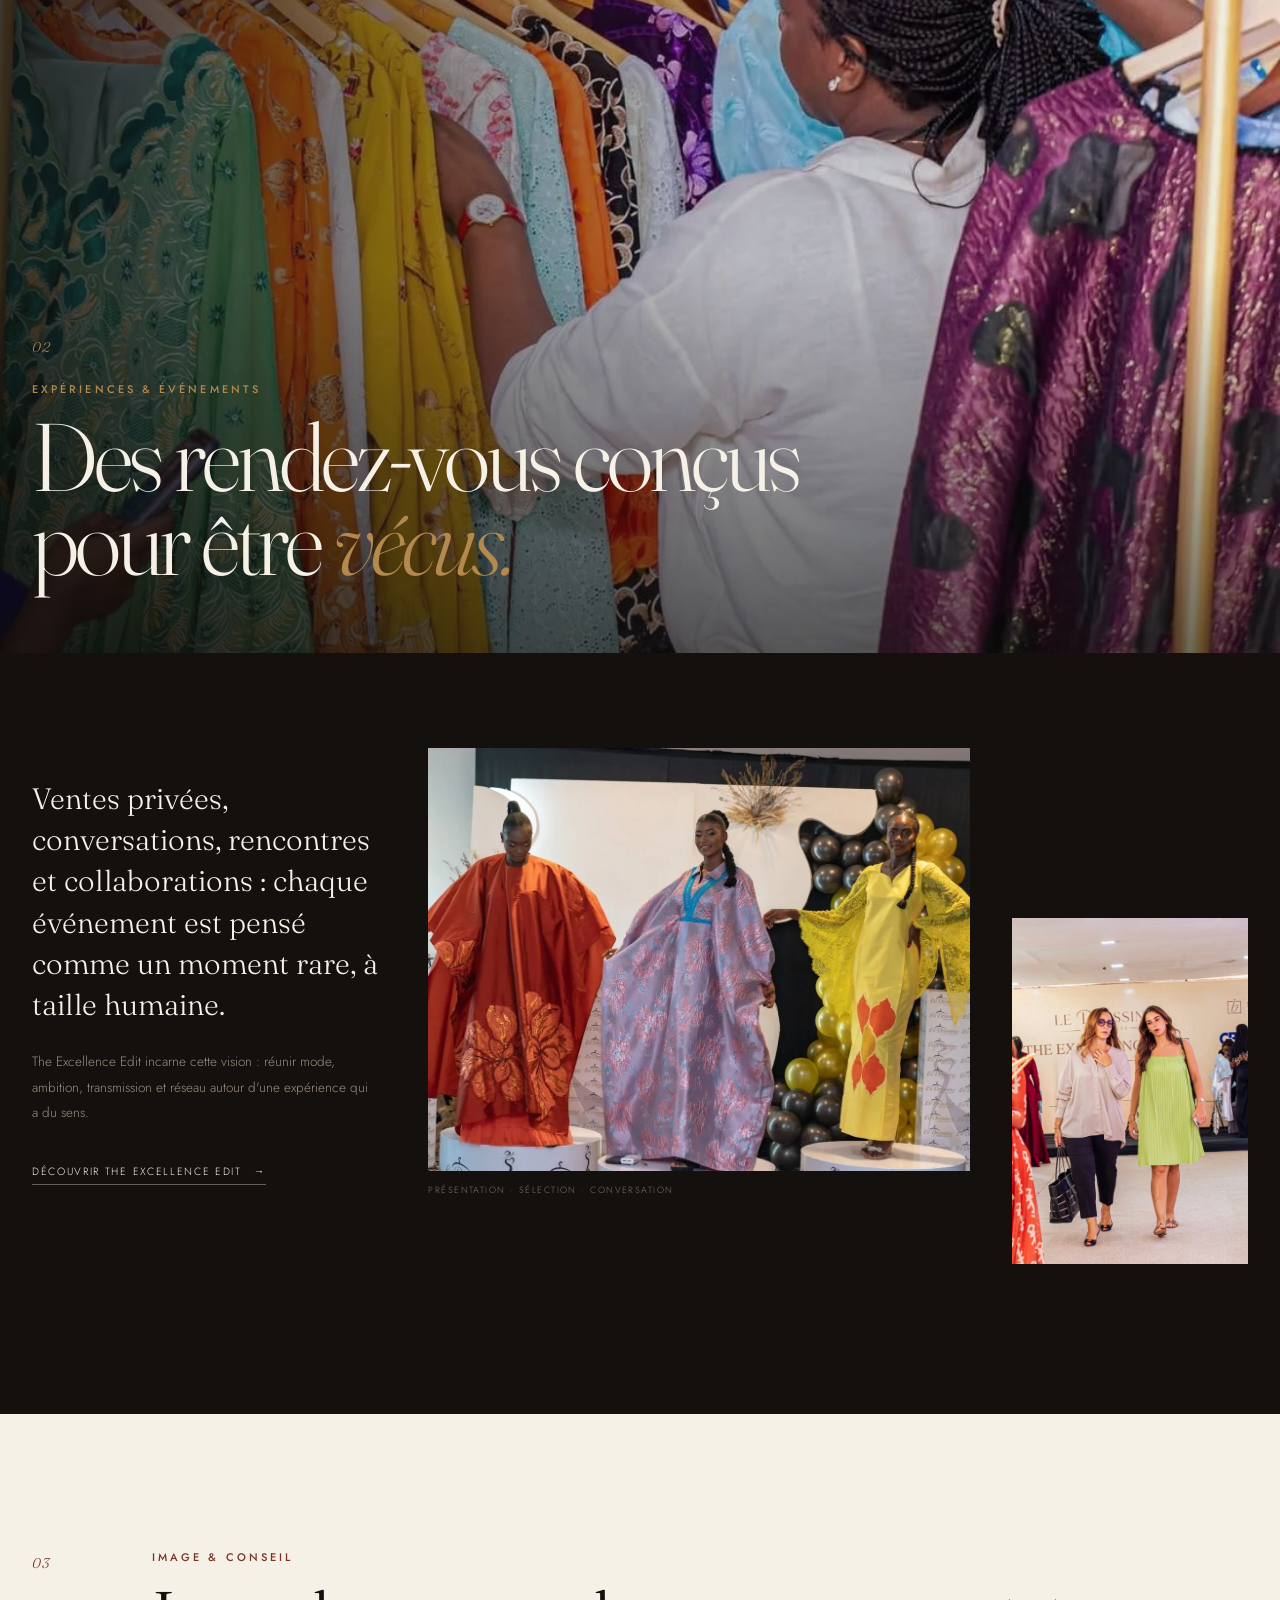
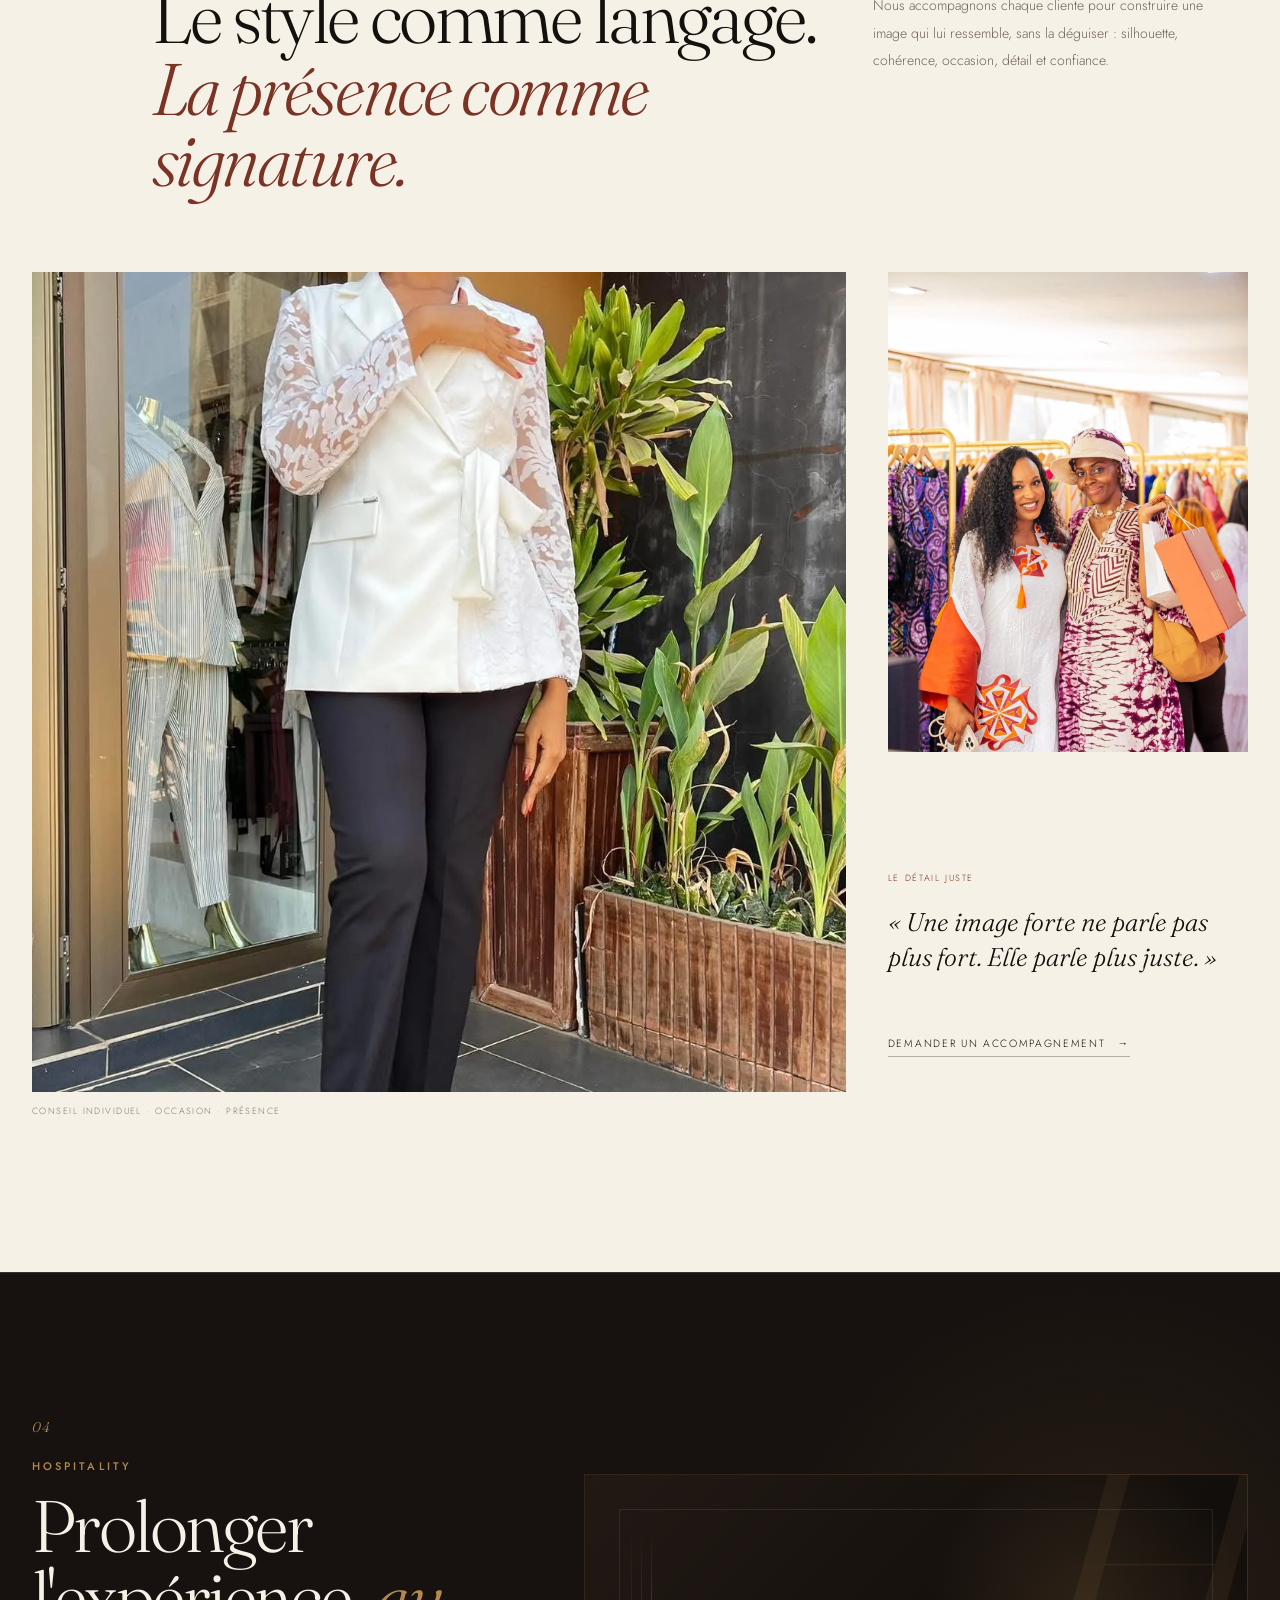
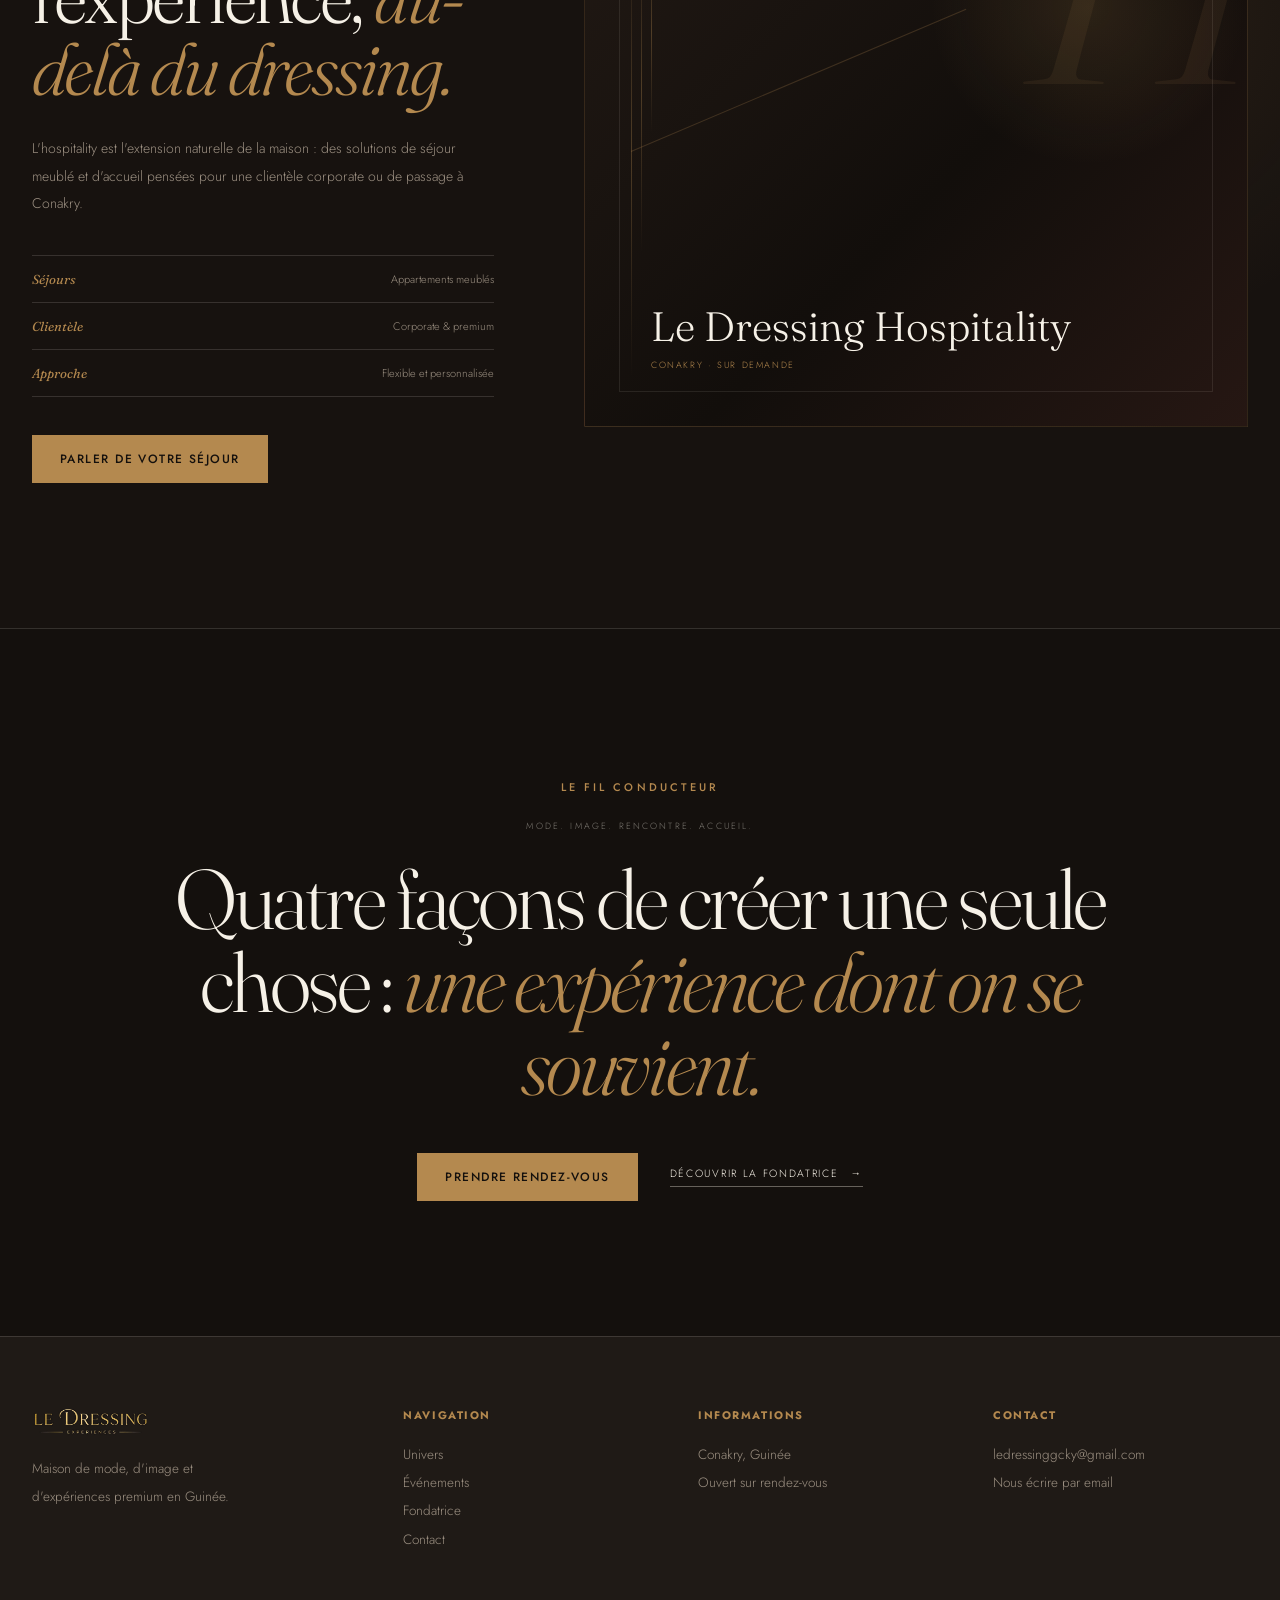
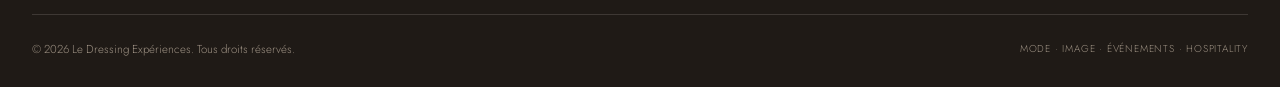
<file: univers.html>
<!DOCTYPE html>

<html lang="fr">
<head>
<!-- Le Dressing V8.5 -->
<meta charset="utf-8"/>
<meta content="width=device-width, initial-scale=1.0" name="viewport"/>
<title>Univers — Le Dressing Expériences</title>
<meta content="Découvrez les quatre univers de Le Dressing Expériences : Mode &amp; Style, expériences privées, conseil en image et hospitality à Conakry." name="description"/>
<meta content="#14100D" name="theme-color"/>
<meta content="index,follow" name="robots"/>
<meta content="Univers — Le Dressing Expériences" property="og:title"/>
<meta content="Mode, image, événements et hospitality : quatre expressions d'une même exigence." property="og:description"/>
<meta content="website" property="og:type"/>
<meta content="Le Dressing Expériences" property="og:site_name"/>
<meta content="fr_GN" property="og:locale"/>
<link href="https://fonts.googleapis.com" rel="preconnect"/>
<link crossorigin="" href="https://fonts.gstatic.com" rel="preconnect"/>
<link href="https://fonts.googleapis.com/css2?family=Fraunces:ital,opsz,wght@0,9..144,300;0,9..144,400;0,9..144,500;1,9..144,400;1,9..144,500&amp;family=Jost:wght@300;400;500;600&amp;display=swap" rel="stylesheet"/>
<link as="image" fetchpriority="high" href="assets/images/mode-style.webp" rel="preload"/><link href="assets/style-v85.css" rel="stylesheet"/>
<link href="assets/images/logo-le-dressing.png" rel="icon" type="image/png"/>
<meta content="Le Dressing Expériences" name="author"/><meta content="telephone=no" name="format-detection"/></head>
<body class="univers univers-v4" data-page="univers">
<a class="skip-link" href="#main-content">Aller au contenu</a>
<header>
<nav>
<a class="wordmark-logo" href="index.html"><img alt="Le Dressing Expériences" decoding="async" height="222" src="assets/images/logo-le-dressing.png" width="864"/></a>
<div class="navlinks">
<a aria-current="page" href="univers.html">Univers</a>
<a href="excellence.html">Excellence Edit</a>
<a href="fondatrice.html">Fondatrice</a>
<a href="contact.html">Contact</a>
</div>
<a class="navcta" href="contact.html">Prendre rendez-vous</a>
<button aria-controls="mobile-menu" aria-label="Ouvrir le menu" class="hamburger" type="button"><span></span><span></span><span></span></button>
</nav>
</header>
<div aria-hidden="true" aria-label="Navigation mobile" class="mobile-menu" id="mobile-menu">
<button aria-label="Fermer le menu" class="mobile-menu-close" type="button">×</button>
<a href="index.html">Accueil</a>
<a aria-current="page" href="univers.html">Univers</a>
<a href="excellence.html">Excellence Edit</a>
<a href="fondatrice.html">Fondatrice</a>
<a href="contact.html">Contact</a>
<a class="navcta" href="contact.html">Prendre rendez-vous</a>
</div>
<main id="main-content">
<section class="uv4-hero">
<div aria-hidden="true" class="uv4-hero-photo"></div>
<div class="wrap uv4-hero-inner">
<div class="uv4-hero-copy">
<div class="crumb"><a href="index.html">Accueil</a> / Univers</div>
<div class="eyebrow">Le Dressing Expériences · Conakry</div>
<h1>Quatre univers.<br/><em>Une même signature.</em></h1>
<p>De la garde-robe à l'expérience d'accueil, nous imaginons un art de vivre cohérent : précis, personnel et résolument élégant.</p>
<a class="text-link" href="#mode">Découvrir la maison <span aria-hidden="true">↘</span></a>
</div>
<div class="uv4-hero-note">
<span>Édition 2026</span>
<i></i>
<span>Mode · Image · Expériences · Hospitality</span>
</div>
</div>
</section>
<nav aria-label="Sommaire des univers" class="uv4-index">
<div class="wrap uv4-index-inner">
<span class="uv4-index-label">Explorer</span>
<a data-universe-link="mode" href="#mode"><b>01</b><span>Mode &amp; Style</span></a>
<a data-universe-link="experiences" href="#experiences"><b>02</b><span>Expériences</span></a>
<a data-universe-link="image" href="#image"><b>03</b><span>Image &amp; Conseil</span></a>
<a data-universe-link="hospitality" href="#hospitality"><b>04</b><span>Hospitality</span></a>
</div>
</nav>
<section class="uv4-statement wrap">
<div class="uv4-statement-index">00</div>
<div>
<div class="eyebrow">Notre manière de faire</div>
<h2>Nous ne proposons pas simplement des services. Nous composons <em>des expériences.</em></h2>
</div>
<p>Chaque univers est pensé comme une extension du précédent. Le vêtement devient présence, la présence devient rencontre, et la rencontre devient souvenir.</p>
</section>
<section class="uv4-chapter uv4-mode" data-universe-section="mode" id="mode">
<div class="wrap uv4-chapter-head">
<div class="uv4-chapter-no">01</div>
<div>
<div class="eyebrow">Mode &amp; Style</div>
<h2>Une garde-robe choisie comme on construit <em>une identité.</em></h2>
</div>
</div>
<div class="wrap uv4-mode-layout">
<figure class="uv4-mode-main">
<img alt="Sélection mode dans la boutique Le Dressing" decoding="async" height="1175" loading="lazy" src="assets/images/boutique-le-dressing.webp" width="964"/>
<figcaption>Le Dressing · Sélection boutique</figcaption>
</figure>
<div class="uv4-mode-copy">
<p class="uv4-lead">Des pièces choisies pour leur allure, leur qualité et leur capacité à traverser une occasion sans perdre leur caractère.</p>
<div class="uv4-mini-list">
<div><span>01.1</span><b>Prêt-à-porter sélectionné</b></div>
<div><span>01.2</span><b>Accessoires &amp; détails</b></div>
<div><span>01.3</span><b>Pièces exclusives en vente privée</b></div>
</div>
<a class="text-link dark-link" href="contact.html">Trouver une pièce <span aria-hidden="true">→</span></a>
</div>
<figure class="uv4-mode-detail">
<img alt="Sac et lunettes sélectionnés par Le Dressing" decoding="async" height="1019" loading="lazy" src="assets/images/mode-sac-blanc.webp" width="1018"/>
</figure>
</div>
</section>
<section class="uv4-chapter uv4-experiences" data-universe-section="experiences" id="experiences">
<div class="uv4-experience-hero">
<img alt="Expérience et événement Le Dressing" decoding="async" height="1648" loading="lazy" src="assets/images/experiences-evenements.webp" width="1100"/>
<div class="uv4-experience-shade"></div>
<div class="wrap uv4-experience-title">
<div class="uv4-chapter-no">02</div>
<div class="eyebrow">Expériences &amp; Événements</div>
<h2>Des rendez-vous conçus pour être <em>vécus.</em></h2>
</div>
</div>
<div class="wrap uv4-experience-body">
<div class="uv4-experience-copy">
<p class="uv4-lead">Ventes privées, conversations, rencontres et collaborations : chaque événement est pensé comme un moment rare, à taille humaine.</p>
<p>The Excellence Edit incarne cette vision : réunir mode, ambition, transmission et réseau autour d'une expérience qui a du sens.</p>
<a class="text-link" href="excellence.html">Découvrir The Excellence Edit <span aria-hidden="true">→</span></a>
</div>
<figure class="uv4-event-landscape">
<img alt="Présentation de collection lors d'un événement Le Dressing" decoding="async" height="867" loading="lazy" src="assets/images/presentation-collection.webp" width="1300"/>
<figcaption>Présentation · Sélection · Conversation</figcaption>
</figure>
<figure class="uv4-event-portrait">
<img alt="Invitées lors d’un événement Le Dressing" decoding="async" height="1600" loading="lazy" src="assets/images/excellence-invitees.webp" width="1068"/>
</figure>
</div>
</section>
<section class="uv4-chapter uv4-image" data-universe-section="image" id="image">
<div class="wrap uv4-image-head">
<div class="uv4-chapter-no">03</div>
<div class="uv4-image-title">
<div class="eyebrow">Image &amp; Conseil</div>
<h2>Le style comme langage.<br/><em>La présence comme signature.</em></h2>
</div>
<p>Nous accompagnons chaque cliente pour construire une image qui lui ressemble, sans la déguiser : silhouette, cohérence, occasion, détail et confiance.</p>
</div>
<div class="wrap uv4-image-gallery">
<figure class="uv4-image-main">
<img alt="Look de conseil en image Le Dressing" decoding="async" height="1073" loading="lazy" src="assets/images/look-image-conseil.webp" width="1074"/>
<figcaption>Conseil individuel · Occasion · Présence</figcaption>
</figure>
<figure class="uv4-image-secondary">
<img alt="Conseil en image Le Dressing" decoding="async" height="1648" loading="lazy" src="assets/images/image-conseil.webp" width="1100"/>
</figure>
<div class="uv4-image-note">
<span>Le détail juste</span>
<blockquote>« Une image forte ne parle pas plus fort. Elle parle plus juste. »</blockquote>
<a class="text-link dark-link" href="contact.html">Demander un accompagnement <span aria-hidden="true">→</span></a>
</div>
</div>
</section>
<section class="uv4-chapter uv4-hospitality" data-universe-section="hospitality" id="hospitality">
<div class="wrap uv4-hospitality-grid">
<div class="uv4-hospitality-copy">
<div class="uv4-chapter-no">04</div>
<div class="eyebrow">Hospitality</div>
<h2>Prolonger l'expérience, <em>au-delà du dressing.</em></h2>
<p>L'hospitality est l'extension naturelle de la maison : des solutions de séjour meublé et d'accueil pensées pour une clientèle corporate ou de passage à Conakry.</p>
<div class="uv4-hospitality-facts">
<div><b>Séjours</b><span>Appartements meublés</span></div>
<div><b>Clientèle</b><span>Corporate &amp; premium</span></div>
<div><b>Approche</b><span>Flexible et personnalisée</span></div>
</div>
<a class="btn-solid" href="contact.html">Parler de votre séjour</a>
</div>
<div aria-label="Univers Hospitality Le Dressing" class="uv4-hospitality-visual">
<div class="uv4-hospitality-monogram">H</div>
<div class="uv4-hospitality-lines"><span></span><span></span><span></span></div>
<div class="uv4-hospitality-caption"><b>Le Dressing Hospitality</b><span>Conakry · Sur demande</span></div>
</div>
</div>
</section>
<section class="uv4-manifesto">
<div class="wrap uv4-manifesto-inner">
<div class="eyebrow">Le fil conducteur</div>
<p>Mode. Image. Rencontre. Accueil.</p>
<h2>Quatre façons de créer une seule chose : <em>une expérience dont on se souvient.</em></h2>
<div class="closing-actions">
<a class="btn-solid" href="contact.html">Prendre rendez-vous</a>
<a class="text-link" href="fondatrice.html">Découvrir la fondatrice <span aria-hidden="true">→</span></a>
</div>
</div>
</section>
</main>
<footer id="contact-footer">
<div class="wrap">
<div class="f-top">
<div>
<img alt="Le Dressing Expériences" decoding="async" height="222" loading="lazy" src="assets/images/logo-le-dressing.png" style="height:30px; width:auto; margin-bottom:18px; display:block;" width="864"/>
<p style="max-width:240px;">Maison de mode, d'image et d'expériences premium en Guinée.</p>
</div>
<div>
<h5>Navigation</h5>
<a href="univers.html">Univers</a>
<a href="excellence.html">Événements</a>
<a href="fondatrice.html">Fondatrice</a>
<a href="contact.html">Contact</a>
</div>
<div>
<h5>Informations</h5>
<p>Conakry, Guinée</p>
<p>Ouvert sur rendez-vous</p>
</div>
<div>
<h5>Contact</h5>
<a href="mailto:ledressinggcky@gmail.com">ledressinggcky@gmail.com</a>
<a href="mailto:ledressinggcky@gmail.com">Nous écrire par email</a>
</div>
</div>
<div class="f-bottom">
<div>© 2026 Le Dressing Expériences. Tous droits réservés.</div>
<div style="color:var(--taupe); letter-spacing:.08em; text-transform:uppercase; font-size:10px;">Mode · Image · Événements · Hospitality</div>
</div>
</div>
</footer>
<script defer="" src="assets/app-v85.js"></script>
</body>
</html>
</file>
<file: assets/style-v85.css>
:root{
    --ink:#14100D;
    --ink-2:#1F1A16;
    --ivory:#F6F1E7;
    --gold:#B4894F;
    --rust:#7A3324;
    --taupe:#9C9082;
    --line: rgba(246,241,231,0.14);
  }
  *{margin:0;padding:0;box-sizing:border-box;}
  html{scroll-behavior:smooth;}
  body{
    background:var(--ink);
    color:var(--ivory);
    font-family:'Jost', sans-serif;
    font-weight:300;
    overflow-x:hidden;
  }
  .serif{font-family:'Fraunces', serif;}
  .eyebrow{
    font-family:'Jost', sans-serif;
    text-transform:uppercase;
    letter-spacing:0.28em;
    font-size:11px;
    color:var(--gold);
    font-weight:500;
  }
  a{color:inherit; text-decoration:none;}
  .wrap{max-width:1180px; margin:0 auto; padding:0 32px;}

  /* dressing-rail divider — signature motif */
  .rail{
    display:flex;
    align-items:center;
    gap:0;
    width:100%;
  }
  .rail::before, .rail::after{
    content:"";
    height:1px;
    background:var(--line);
    flex:1;
  }
  .rail-ticks{
    display:flex;
    gap:14px;
    padding:0 18px;
  }
  .rail-ticks span{
    width:1px;
    height:14px;
    background:var(--gold);
    opacity:0.7;
    display:block;
  }

  /* nav */
  header{
    position:sticky; top:0; z-index:50;
    background:rgba(20,16,13,0.88);
    backdrop-filter: blur(10px);
    border-bottom:1px solid var(--line);
  }
  nav{
    display:flex; align-items:center; justify-content:space-between;
    padding:20px 32px;
    max-width:1180px; margin:0 auto;
  }
  .wordmark{
    font-family:'Fraunces', serif;
    font-size:19px;
    letter-spacing:0.14em;
  }
  .wordmark small{
    display:block;
    font-family:'Jost', sans-serif;
    font-size:8.5px;
    letter-spacing:0.32em;
    color:var(--gold);
    margin-top:3px;
  }
  .navlinks{display:flex; gap:34px; font-size:12.5px; letter-spacing:0.08em; text-transform:uppercase;}
  .navlinks a{opacity:0.75; transition:opacity .25s;}
  .navlinks a:hover{opacity:1; color:var(--gold);}
  .navcta{
    border:1px solid var(--gold);
    padding:10px 20px;
    font-size:11px;
    letter-spacing:0.14em;
    text-transform:uppercase;
    color:var(--gold);
    transition: all .25s;
    white-space:nowrap;
  }
  .navcta:hover{background:var(--gold); color:var(--ink);}
  @media (max-width:860px){ .navlinks{display:none;} }

  /* hero */
  .hero{
    position:relative;
    min-height:92vh;
    display:flex;
    align-items:flex-end;
    padding:0 32px 90px;
    background:
      radial-gradient(ellipse 80% 60% at 75% 15%, rgba(122,51,36,0.28), transparent 60%),
      radial-gradient(ellipse 60% 50% at 10% 90%, rgba(180,137,79,0.10), transparent 60%),
      var(--ink);
  }
  .hero-inner{max-width:1180px; margin:0 auto; width:100%;}
  .hero h1{
    font-family:'Fraunces', serif;
    font-weight:400;
    font-size:clamp(48px, 8vw, 104px);
    line-height:0.98;
    letter-spacing:-0.01em;
  }
  .hero h1 em{
    font-style:italic;
    font-weight:400;
    color:var(--gold);
  }
  .hero-sub{
    max-width:440px;
    margin-top:26px;
    font-size:16px;
    line-height:1.7;
    color:var(--taupe);
  }
  .hero-ctas{display:flex; gap:16px; margin-top:38px; flex-wrap:wrap;}
  .btn-solid{
    background:var(--gold); color:var(--ink);
    padding:15px 28px;
    font-size:12px; letter-spacing:0.12em; text-transform:uppercase;
    font-weight:500;
    transition:opacity .25s;
  }
  .btn-solid:hover{opacity:0.85;}
  .btn-ghost{
    border:1px solid var(--line);
    padding:15px 28px;
    font-size:12px; letter-spacing:0.12em; text-transform:uppercase;
    transition:border-color .25s, color .25s;
  }
  .btn-ghost:hover{border-color:var(--gold); color:var(--gold);}

  /* placeholder media block */
  .ph{
    position:relative;
    background:
      linear-gradient(150deg, rgba(180,137,79,0.16), rgba(122,51,36,0.22)),
      repeating-linear-gradient(45deg, rgba(246,241,231,0.03) 0 2px, transparent 2px 14px);
    border:1px dashed rgba(246,241,231,0.28);
    display:flex; align-items:center; justify-content:center;
    text-align:center;
  }
  .ph-label{
    font-size:10.5px;
    letter-spacing:0.12em;
    text-transform:uppercase;
    color:var(--taupe);
    padding:14px;
    line-height:1.6;
  }
  .ph-label b{display:block; color:var(--ivory); font-size:11px; margin-bottom:4px; letter-spacing:0.08em;}

  /* intro statement */
  .intro{padding:120px 0 100px;}
  .intro-grid{
    display:grid; grid-template-columns:1fr 1.4fr; gap:60px; align-items:start;
  }
  .intro-grid .eyebrow{margin-bottom:18px;}
  .intro-grid h2{
    font-family:'Fraunces', serif; font-weight:400;
    font-size:clamp(26px,3.4vw,38px);
    line-height:1.25;
  }
  .intro-grid p{color:var(--taupe); line-height:1.85; font-size:15px; margin-top:20px;}
  @media (max-width:760px){ .intro-grid{grid-template-columns:1fr;} }

  /* universes */
  .universes{padding:0 0 130px;}
  .u-head{display:flex; justify-content:space-between; align-items:flex-end; margin-bottom:44px; gap:20px; flex-wrap:wrap;}
  .u-head h3{font-family:'Fraunces', serif; font-size:30px; font-weight:400;}
  .u-grid{display:grid; grid-template-columns:repeat(4,1fr); gap:1px; background:var(--line); border:1px solid var(--line);}
  .u-card{background:var(--ink); padding:34px 26px; min-height:340px; display:flex; flex-direction:column;}
  .u-card .ph{height:150px; margin-bottom:22px;}
  .u-card h4{font-family:'Fraunces', serif; font-size:19px; font-weight:400; margin-bottom:10px;}
  .u-card p{font-size:13px; color:var(--taupe); line-height:1.7; flex:1;}
  .u-card .tag{font-size:10px; letter-spacing:0.14em; text-transform:uppercase; color:var(--gold); margin-top:16px;}
  @media (max-width:960px){ .u-grid{grid-template-columns:1fr 1fr;} }
  @media (max-width:560px){ .u-grid{grid-template-columns:1fr;} }
  .u-card.quiet{opacity:0.82;}

  /* excellence edit */
  .excellence{
    background:var(--ink-2);
    border-top:1px solid var(--line);
    border-bottom:1px solid var(--line);
    padding:110px 0;
    position:relative;
  }
  .ex-grid{display:grid; grid-template-columns:1fr 1fr; gap:70px; align-items:center;}
  .ex-grid h3{
    font-family:'Fraunces', serif; font-style:italic; font-weight:400;
    font-size:clamp(36px,5vw,58px); line-height:1.05; color:var(--gold);
    margin:14px 0 22px;
  }
  .ex-grid p{color:var(--taupe); line-height:1.8; font-size:14.5px; max-width:420px;}
  .ex-facts{margin-top:28px; display:flex; flex-direction:column; gap:10px;}
  .ex-facts div{font-size:12.5px; color:var(--ivory); display:flex; gap:10px; align-items:baseline;}
  .ex-facts span{color:var(--gold); font-family:'Fraunces', serif; font-style:italic;}
  .ex-media{aspect-ratio:4/5;}
  .ex-mosaic{display:grid; grid-template-columns:1fr 1fr; grid-template-rows:1fr 1fr; gap:10px; aspect-ratio:4/5;}
  .ex-mosaic img{width:100%; height:100%; object-fit:cover; display:block;}
  @media (max-width:860px){ .ex-grid{grid-template-columns:1fr;} }

  /* founder */
  .founder{padding:120px 0;}
  .f-grid{display:grid; grid-template-columns:0.8fr 1.2fr; gap:64px; align-items:center;}
  .f-portrait{aspect-ratio:3/4;}
  .f-eyebrow{margin-bottom:16px;}
  .founder h3{font-family:'Fraunces', serif; font-size:32px; font-weight:400; letter-spacing:0.02em;}
  .founder .role{color:var(--taupe); font-size:12.5px; letter-spacing:0.06em; margin-top:6px;}
  .founder p{margin-top:20px; line-height:1.85; font-size:14.5px; color:var(--taupe); max-width:520px;}
  .f-timeline{display:flex; gap:36px; margin-top:34px; flex-wrap:wrap;}
  .f-timeline div b{font-family:'Fraunces', serif; font-style:italic; color:var(--gold); font-size:20px; display:block;}
  .f-timeline div span{font-size:11.5px; color:var(--taupe); letter-spacing:0.04em;}
  .quote-mark{font-family:'Fraunces', serif; font-size:44px; color:var(--gold); font-style:italic; line-height:1;}
  @media (max-width:860px){ .f-grid{grid-template-columns:1fr;} }

  /* footer */
  footer{background:var(--ink-2); border-top:1px solid var(--line); padding:80px 0 30px;}
  .f-top{display:grid; grid-template-columns:1.3fr 1fr 1fr 1fr; gap:40px; padding-bottom:60px;}
  .f-top h5{font-size:11px; letter-spacing:0.14em; text-transform:uppercase; color:var(--gold); margin-bottom:18px;}
  .f-top a, .f-top p{display:block; font-size:13.5px; color:var(--taupe); line-height:2.1;}
  .f-top a:hover{color:var(--gold);}
  .note{
    font-size:11px; color:var(--rust); border:1px dashed var(--rust); padding:8px 10px; margin-top:10px; line-height:1.6;
  }
  .f-bottom{
    display:flex; justify-content:space-between; align-items:center;
    padding-top:26px; border-top:1px solid var(--line);
    font-size:11.5px; color:var(--taupe); flex-wrap:wrap; gap:10px;
  }
  @media (max-width:860px){ .f-top{grid-template-columns:1fr 1fr;} }
  @media (max-width:560px){ .f-top{grid-template-columns:1fr;} }

/* --- shared inner-page additions --- */
.page-hero{
  padding:190px 0 70px;
  background:
    radial-gradient(ellipse 70% 50% at 85% 0%, rgba(122,51,36,0.24), transparent 60%),
    var(--ink);
  border-bottom:1px solid var(--line);
}
.page-hero .eyebrow{margin-bottom:16px;}
.page-hero h1{
  font-family:'Fraunces', serif; font-weight:400;
  font-size:clamp(38px,6vw,68px); line-height:1.04;
}
.page-hero p{color:var(--taupe); max-width:520px; margin-top:20px; font-size:15px; line-height:1.8;}
.crumb{font-size:11px; letter-spacing:0.1em; text-transform:uppercase; color:var(--taupe); margin-bottom:26px;}
.crumb a{color:var(--taupe);} .crumb a:hover{color:var(--gold);}

/* detail block: image + text, alternating */
.detail-block{padding:90px 0; border-bottom:1px solid var(--line);}
.detail-grid{display:grid; grid-template-columns:1fr 1fr; gap:64px; align-items:center;}
.detail-grid.reverse .db-media{order:2;}
.db-media{aspect-ratio:4/5; overflow:hidden;}
.db-media img{width:100%; height:100%; object-fit:cover; display:block;}
.db-media.ph{padding:0;}
.db-num{font-family:'Fraunces', serif; font-style:italic; color:var(--gold); font-size:15px; margin-bottom:14px;}
.detail-grid h3{font-family:'Fraunces', serif; font-weight:400; font-size:30px; margin-bottom:16px;}
.detail-grid p{color:var(--taupe); line-height:1.85; font-size:14.5px; max-width:440px;}
.detail-grid ul{margin-top:20px; display:flex; flex-direction:column; gap:8px;}
.detail-grid li{font-size:13px; color:var(--ivory); padding-left:18px; position:relative;}
.detail-grid li::before{content:"—"; position:absolute; left:0; color:var(--gold);}
@media (max-width:860px){
  .detail-grid, .detail-grid.reverse{grid-template-columns:1fr;}
  .detail-grid.reverse .db-media{order:0;}
  .page-hero{padding-top:150px;}
}

/* editions list (Excellence Edit page) */
.editions{padding:90px 0;}
.edition-row{
  display:grid; grid-template-columns:120px 1fr auto; gap:28px; align-items:center;
  padding:28px 0; border-bottom:1px solid var(--line);
}
.edition-row .ed-date{font-family:'Fraunces', serif; font-style:italic; color:var(--gold); font-size:16px;}
.edition-row h4{font-family:'Fraunces', serif; font-weight:400; font-size:20px; margin-bottom:6px;}
.edition-row p{font-size:13px; color:var(--taupe);}
.edition-row .ed-status{font-size:10.5px; letter-spacing:0.12em; text-transform:uppercase; color:var(--gold); border:1px solid var(--gold); padding:6px 14px; white-space:nowrap;}
@media (max-width:700px){ .edition-row{grid-template-columns:1fr; gap:10px;} }

/* simple gallery grid */
.gallery{display:grid; grid-template-columns:repeat(3,1fr); gap:2px; background:var(--line); border:1px solid var(--line); margin-top:60px;}
.gallery .g-item{aspect-ratio:1; overflow:hidden; background:var(--ink);}
.gallery img{width:100%; height:100%; object-fit:cover; display:block;}
@media (max-width:700px){ .gallery{grid-template-columns:repeat(2,1fr);} }

/* contact page */
.contact-grid{display:grid; grid-template-columns:1fr 1fr; gap:70px; padding:100px 0 130px;}
.c-card{border:1px solid var(--line); padding:30px; margin-bottom:16px;}
.c-card h5{font-size:11px; letter-spacing:0.14em; text-transform:uppercase; color:var(--gold); margin-bottom:12px;}
.c-card .val{font-family:'Fraunces', serif; font-size:19px;}
.c-card .alt{font-size:12px; color:var(--taupe); margin-top:8px;}
.map-ph{aspect-ratio:1/1; margin-top:10px;}
@media (max-width:860px){ .contact-grid{grid-template-columns:1fr; padding-top:60px;} }


/* --- scroll motion --- */
.reveal-init{opacity:0; transform:translateY(28px); transition:opacity .9s cubic-bezier(.2,.7,.2,1), transform .9s cubic-bezier(.2,.7,.2,1);}
.reveal-init.is-visible{opacity:1; transform:translateY(0);}
header{transition:box-shadow .3s ease, padding .3s ease;}
header.scrolled{box-shadow:0 12px 34px rgba(0,0,0,0.38);}
.hero-inner > *{opacity:0; transform:translateY(18px); animation:heroIn .9s cubic-bezier(.2,.7,.2,1) forwards;}
.hero-inner .eyebrow{animation-delay:.1s;}
.hero-inner h1{animation-delay:.22s;}
.hero-inner .hero-sub{animation-delay:.38s;}
.hero-inner .hero-ctas{animation-delay:.52s;}
@keyframes heroIn{to{opacity:1; transform:translateY(0);}}
.page-hero .eyebrow, .page-hero h1, .page-hero p{opacity:0; transform:translateY(16px); animation:heroIn .8s cubic-bezier(.2,.7,.2,1) forwards;}
.page-hero h1{animation-delay:.14s;}
.page-hero p{animation-delay:.28s;}
@media (prefers-reduced-motion:reduce){
  .reveal-init, .hero-inner > *, .page-hero *{opacity:1 !important; transform:none !important; animation:none !important; transition:none !important;}
}


/* --- refined mobile nav --- */
@media (max-width:860px){
  nav{padding:16px 20px;}
  .navcta{padding:9px 14px; font-size:10px;}
  .wordmark{font-size:16px;}
  .hero{padding:0 20px 60px; min-height:88vh;}
  .wrap{padding:0 20px;}
  .founder .quote-mark{font-size:36px;}
  .contact-grid{gap:40px;}
}
@media (max-width:560px){
  .hero-ctas{flex-direction:column; align-items:stretch;}
  .btn-solid, .btn-ghost{text-align:center;}
  .u-head{flex-direction:column; align-items:flex-start; gap:10px;}
  .ex-facts div{flex-direction:column; gap:2px;}
  .f-timeline{gap:22px;}
  .gallery{grid-template-columns:1fr 1fr;}
  .ex-mosaic{aspect-ratio:1/1.3;}
}


/* --- logo + mobile menu --- */
.wordmark-logo img{height:34px; display:block;}
.hamburger{display:none; flex-direction:column; gap:5px; width:26px; cursor:pointer; background:none; border:none; padding:4px; z-index:110; position:relative;}
.hamburger span{display:block; height:1.5px; width:100%; background:var(--ivory); transition:transform .3s ease, opacity .3s ease;}
.mobile-menu{
  position:fixed; inset:0; z-index:100;
  background:var(--ink);
  display:flex; flex-direction:column; align-items:flex-start; justify-content:center; gap:26px;
  padding:40px 32px;
  transform:translateY(-100%); transition:transform .45s cubic-bezier(.2,.7,.2,1);
}
.mobile-menu.open{transform:translateY(0);}
.mobile-menu a{font-family:'Fraunces', serif; font-size:30px; color:var(--ivory); font-weight:400;}
.mobile-menu .navcta{margin-top:16px; display:inline-block;}
.mobile-menu-close{position:absolute; top:26px; right:28px; font-size:30px; line-height:1; background:none; border:none; color:var(--ivory); cursor:pointer;}
@media (max-width:860px){
  .navlinks{display:none;}
  .hamburger{display:flex;}
  .wordmark-logo img{height:26px;}
}
@media (min-width:861px){
  .mobile-menu{display:none;}
}


/* ===== V2 editorial refinements ===== */
:root{--cream:#ECE3D5;--soft-gold:#C9A66B;}
::selection{background:var(--gold);color:var(--ink);}
body{min-height:100vh;text-rendering:optimizeLegibility;-webkit-font-smoothing:antialiased;}
img{max-width:100%;}
a,button,input,textarea{outline-offset:4px;}
a:focus-visible,button:focus-visible,input:focus-visible,textarea:focus-visible{outline:1px solid var(--soft-gold);}
.skip-link{position:fixed;left:16px;top:-80px;z-index:999;background:var(--ivory);color:var(--ink);padding:10px 14px;font-size:12px;transition:top .2s;}
.skip-link:focus{top:16px;}
header{background:rgba(20,16,13,.78);backdrop-filter:blur(18px);-webkit-backdrop-filter:blur(18px);}
header.scrolled{background:rgba(20,16,13,.94);}
.navlinks a{position:relative;padding-bottom:5px;}
.navlinks a::after{content:"";position:absolute;left:0;bottom:0;width:100%;height:1px;background:var(--gold);transform:scaleX(0);transform-origin:right;transition:transform .3s ease;}
.navlinks a:hover::after,.navlinks a[aria-current="page"]::after{transform:scaleX(1);transform-origin:left;}
.navlinks a[aria-current="page"]{color:var(--ivory);opacity:1;}
.wordmark-logo img{width:auto;filter:drop-shadow(0 2px 8px rgba(0,0,0,.18));}
.home .hero{background:linear-gradient(180deg,rgba(20,16,13,.28) 0%,rgba(20,16,13,.46) 43%,rgba(20,16,13,.96) 94%),radial-gradient(ellipse 80% 60% at 78% 12%,rgba(122,51,36,.15),transparent 60%),url("images/hero-le-dressing.webp");background-size:cover;background-position:center 30%;}
.hero::after{content:"";position:absolute;inset:auto 32px 24px;border-bottom:1px solid rgba(246,241,231,.12);pointer-events:none;}
.hero-inner{position:relative;z-index:1;}
.hero h1{max-width:820px;text-wrap:balance;}
.hero-sub{color:rgba(246,241,231,.72);}
.hero-meta{display:flex;gap:24px;align-items:center;margin-top:24px;font-size:10px;letter-spacing:.18em;text-transform:uppercase;color:rgba(246,241,231,.58);}
.hero-meta span+span{position:relative;padding-left:24px;}.hero-meta span+span::before{content:"";position:absolute;left:0;top:50%;width:1px;height:14px;background:var(--gold);transform:translateY(-50%);opacity:.7;}
.btn-solid,.btn-ghost,.navcta{transition:transform .25s ease,background .25s ease,color .25s ease,border-color .25s ease,opacity .25s ease;}
.btn-solid:hover,.navcta:hover{transform:translateY(-2px);opacity:1;}
.btn-ghost:hover{transform:translateY(-2px);}
.intro{padding-top:110px;}
.intro-grid h2{max-width:580px;text-wrap:balance;}
.u-grid{gap:12px;background:transparent;border:0;}
.u-card{position:relative;border:1px solid var(--line);min-height:390px;overflow:hidden;transition:transform .35s ease,border-color .35s ease,background .35s ease;}
.u-card:hover{transform:translateY(-6px);border-color:rgba(180,137,79,.5);background:#18130f;}
.u-card .ph{height:178px;overflow:hidden;border:0;}
.u-card img{width:100%;height:100%;object-fit:cover;display:block;transition:transform .7s cubic-bezier(.2,.7,.2,1);}
.u-card:hover img{transform:scale(1.035);}
.ph{border:1px solid rgba(180,137,79,.24);background:radial-gradient(circle at 70% 20%,rgba(180,137,79,.22),transparent 38%),linear-gradient(140deg,#211914,#14100d 58%,#2a1712);}
.ph::after{content:"LD";font-family:'Fraunces',serif;font-style:italic;font-size:52px;color:rgba(180,137,79,.16);position:absolute;right:18px;bottom:8px;}
.ph-label{position:relative;z-index:1;color:rgba(246,241,231,.68);}
.excellence{overflow:hidden;}
.excellence::before{content:"";position:absolute;width:440px;height:440px;border:1px solid rgba(180,137,79,.12);border-radius:50%;right:-180px;top:-160px;}
.ex-mosaic img,.db-media img,.gallery img,.f-portrait img,.map-ph img{transition:transform .8s cubic-bezier(.2,.7,.2,1);}
.ex-mosaic img:hover,.gallery img:hover{transform:scale(1.025);}
.db-media,.f-portrait,.map-ph{position:relative;overflow:hidden;border:1px solid rgba(246,241,231,.10);}
.db-media::after,.f-portrait::after,.map-ph::after{content:"";position:absolute;inset:0;box-shadow:inset 0 0 0 1px rgba(246,241,231,.05);pointer-events:none;}
.detail-block{padding:110px 0;}
.detail-grid h3{font-size:clamp(28px,3.2vw,40px);line-height:1.15;text-wrap:balance;}
.page-hero{padding:155px 0 82px;}
.page-hero h1{text-wrap:balance;max-width:760px;}
.edition-row{transition:background .25s ease,padding .25s ease;}
.edition-row:hover{background:rgba(246,241,231,.025);padding-left:12px;padding-right:12px;}
.gallery{gap:10px;background:transparent;border:0;}
.gallery .g-item{border:1px solid var(--line);}
.gallery-4{grid-template-columns:repeat(4,1fr);}
@media(max-width:860px){.gallery-4{grid-template-columns:repeat(2,1fr);}}
.contact-grid{align-items:start;}
.c-card{background:linear-gradient(180deg,rgba(246,241,231,.018),rgba(246,241,231,.006));transition:border-color .25s ease,transform .25s ease;}
.c-card:hover{border-color:rgba(180,137,79,.4);transform:translateY(-2px);}
.contact-form{display:flex;flex-direction:column;gap:14px;margin-top:24px;}
.field{display:flex;flex-direction:column;gap:8px;}
.field label{font-size:10px;letter-spacing:.16em;text-transform:uppercase;color:var(--taupe);}
.field input,.field textarea{width:100%;background:rgba(246,241,231,.018);border:1px solid var(--line);color:var(--ivory);padding:14px 16px;font-family:'Jost',sans-serif;font-size:14px;outline:none;transition:border-color .25s ease,background .25s ease;}
.field input:focus,.field textarea:focus{border-color:rgba(180,137,79,.7);background:rgba(246,241,231,.03);}
.field textarea{resize:vertical;min-height:130px;}
.contact-help{font-size:11.5px;color:var(--taupe);line-height:1.7;margin-top:10px;}
.cta-band{padding:84px 0;border-top:1px solid var(--line);background:radial-gradient(ellipse 55% 130% at 85% 50%,rgba(122,51,36,.20),transparent 60%),#18130f;}
.cta-band .cta-inner{display:flex;align-items:flex-end;justify-content:space-between;gap:32px;}
.cta-band h2{font-family:'Fraunces',serif;font-weight:400;font-size:clamp(30px,4vw,48px);line-height:1.1;max-width:620px;margin-top:12px;text-wrap:balance;}
footer{padding-top:70px;}
.footer-brand img{height:34px;width:auto;margin-bottom:18px;}
.f-top p{max-width:290px;}
.f-bottom strong{font-weight:400;color:var(--ivory);}
.mobile-menu a[aria-current="page"]{color:var(--gold);}
@media(max-width:860px){.cta-band .cta-inner{align-items:flex-start;flex-direction:column}.page-hero{padding-top:130px}.detail-block{padding:78px 0}.hero::after{inset:auto 20px 18px}.u-card{min-height:360px}.hero-meta{flex-wrap:wrap;gap:12px}.hero-meta span+span{padding-left:12px}}
@media(max-width:560px){nav{gap:12px}.navcta{display:none}.wordmark-logo img{height:25px}.hero{min-height:84svh}.hero h1{font-size:clamp(46px,16vw,72px)}.hero-sub{font-size:14.5px}.intro{padding:82px 0 74px}.universes{padding-bottom:92px}.excellence{padding:84px 0}.founder{padding:86px 0}.cta-band{padding:66px 0}.f-top{padding-bottom:42px}.gallery,.gallery-4{gap:6px}.c-card{padding:24px}.page-hero{padding-bottom:64px}}

/* ===== V3 HOME — fashion editorial direction ===== */
.home-v3{background:#14100d;}
.home-v3 header{position:fixed;left:0;right:0;top:0;background:linear-gradient(180deg,rgba(10,8,7,.72),rgba(10,8,7,.12));border-bottom-color:transparent;}
.home-v3 header.scrolled{background:rgba(20,16,13,.94);border-bottom-color:var(--line);}
.home-v3 .editorial-hero{
  min-height:100svh;
  align-items:flex-end;
  padding:150px 32px 66px;
  background:
    linear-gradient(90deg,rgba(14,10,8,.82) 0%,rgba(14,10,8,.48) 42%,rgba(14,10,8,.12) 72%),
    linear-gradient(180deg,rgba(10,8,7,.18) 0%,rgba(10,8,7,.12) 58%,rgba(10,8,7,.68) 100%),
    url("images/hero-le-dressing.webp") center 44%/cover no-repeat;
}
.home-v3 .editorial-hero::after{inset:auto 32px 26px;}
.editorial-hero-inner{display:grid;grid-template-columns:minmax(0,1fr) 340px;grid-template-rows:auto auto auto;column-gap:64px;align-items:end;}
.hero-kicker{grid-column:1/-1;display:flex;justify-content:space-between;max-width:690px;margin-bottom:30px;font-size:10px;letter-spacing:.22em;text-transform:uppercase;color:rgba(246,241,231,.74);}
.editorial-hero h1{grid-column:1;grid-row:2;font-size:clamp(64px,9.7vw,142px);line-height:.82;letter-spacing:-.045em;max-width:none;}
.editorial-hero h1 span{display:inline-block;}
.editorial-hero h1 em{color:var(--ivory);font-weight:300;}
.hero-bottomline{grid-column:2;grid-row:2;align-self:end;padding-bottom:8px;}
.hero-bottomline .hero-sub{font-size:14.5px;line-height:1.8;margin:0;color:rgba(246,241,231,.74);}
.hero-bottomline .hero-ctas{margin-top:30px;display:flex;flex-direction:column;align-items:flex-start;gap:18px;}
.text-link{display:inline-flex;align-items:center;gap:12px;font-size:10.5px;letter-spacing:.16em;text-transform:uppercase;color:var(--ivory);padding-bottom:5px;border-bottom:1px solid rgba(246,241,231,.36);transition:color .25s,border-color .25s,gap .25s;}
.text-link:hover{color:var(--gold);border-color:var(--gold);gap:17px;}
.hero-index{grid-column:1/-1;grid-row:3;margin-top:44px;display:flex;align-items:center;gap:15px;font-size:9px;letter-spacing:.18em;text-transform:uppercase;color:rgba(246,241,231,.54);}
.hero-index i{width:80px;height:1px;background:rgba(246,241,231,.3);}

.brand-strip{border-bottom:1px solid var(--line);overflow:hidden;background:#17120f;}
.brand-strip-track{max-width:1440px;margin:auto;min-height:68px;padding:0 32px;display:flex;align-items:center;justify-content:space-between;gap:26px;white-space:nowrap;font-family:'Fraunces',serif;font-size:15px;font-style:italic;color:rgba(246,241,231,.68);}
.brand-strip-track i{font-size:6px;color:var(--gold);font-style:normal;}

.editorial-intro{padding-top:145px;padding-bottom:145px;display:grid;grid-template-columns:80px 1.15fr .85fr;gap:48px;align-items:start;}
.editorial-intro-no{font-family:'Fraunces',serif;font-style:italic;font-size:14px;color:var(--gold);padding-top:5px;}
.editorial-intro-title .eyebrow{margin-bottom:20px;}
.editorial-intro-title h2{font-family:'Fraunces',serif;font-size:clamp(42px,5.4vw,70px);font-weight:300;line-height:1.04;letter-spacing:-.025em;}
.editorial-intro-title h2 em{color:var(--gold);font-weight:300;}
.editorial-intro-copy{padding-top:34px;max-width:390px;}
.editorial-intro-copy p{font-size:14.5px;line-height:1.95;color:var(--taupe);margin-bottom:28px;}

.editorial-universes{padding-bottom:150px;}
.section-line-head{display:grid;grid-template-columns:1fr 390px;gap:60px;align-items:end;padding-top:38px;border-top:1px solid var(--line);margin-bottom:58px;}
.section-line-head .eyebrow{margin-bottom:16px;}
.section-line-head h2{font-family:'Fraunces',serif;font-size:clamp(40px,5vw,64px);font-weight:300;line-height:1.02;letter-spacing:-.025em;}
.section-line-head h2 em{color:var(--gold);font-weight:300;}
.section-line-head>p{color:var(--taupe);font-size:13.5px;line-height:1.9;}
.fashion-grid{display:grid;grid-template-columns:repeat(12,1fr);grid-template-rows:280px 180px 300px;gap:14px;}
.fashion-tile{position:relative;overflow:hidden;background:#1b1511;display:block;border:1px solid rgba(246,241,231,.08);}
.fashion-tile img{width:100%;height:100%;object-fit:cover;display:block;transition:transform 1.05s cubic-bezier(.2,.7,.2,1),filter .6s ease;}
.fashion-tile:hover img{transform:scale(1.045);filter:brightness(.88);}
.fashion-tile-overlay{position:absolute;inset:0;background:linear-gradient(180deg,transparent 35%,rgba(10,8,7,.75) 100%);}
.fashion-tile-caption{position:absolute;left:28px;right:28px;bottom:25px;z-index:2;}
.fashion-tile-caption>span{display:block;font-size:9px;letter-spacing:.18em;color:var(--gold);margin-bottom:8px;}
.fashion-tile-caption h3{font-family:'Fraunces',serif;font-size:clamp(25px,3vw,42px);font-weight:300;line-height:1;margin-bottom:8px;}
.fashion-tile-caption small{display:block;font-size:11px;line-height:1.6;color:rgba(246,241,231,.66);max-width:270px;}
.fashion-tile-main{grid-column:1/8;grid-row:1/3;}
.fashion-tile-main img{object-position:center 45%;}
.fashion-tile-event{grid-column:8/13;grid-row:1/2;}
.fashion-tile-event img{object-position:center 35%;}
.fashion-tile-image{grid-column:8/11;grid-row:2/4;}
.fashion-tile-image img{object-position:center 18%;}
.fashion-tile-hospitality{grid-column:1/8;grid-row:3/4;background:radial-gradient(circle at 82% 30%,rgba(180,137,79,.22),transparent 28%),linear-gradient(135deg,#211914,#120e0b 70%);}
.fashion-tile-hospitality .fashion-tile-caption{bottom:30px;}
.fashion-tile-hospitality .hospitality-monogram{position:absolute;right:24px;top:8px;font-family:'Fraunces',serif;font-size:160px;font-style:italic;color:rgba(180,137,79,.09);line-height:1;}
.fashion-tile-hospitality .tile-arrow{position:absolute;right:30px;bottom:28px;color:var(--gold);font-size:25px;transition:transform .3s;}
.fashion-tile-hospitality:hover .tile-arrow{transform:translate(4px,-4px);}
.fashion-grid::after{content:"";grid-column:11/13;grid-row:2/4;border:1px solid var(--line);background:linear-gradient(155deg,rgba(180,137,79,.07),transparent 60%);}

.signature-feature{max-width:1440px;margin:0 auto 0;display:grid;grid-template-columns:minmax(0,1.45fr) minmax(360px,.55fr);min-height:780px;background:#1f1a16;border-top:1px solid var(--line);border-bottom:1px solid var(--line);}
.signature-photo{position:relative;overflow:hidden;}
.signature-photo::after{content:"";position:absolute;inset:0;background:linear-gradient(90deg,transparent 60%,rgba(31,26,22,.46) 100%);}
.signature-photo img{width:100%;height:100%;object-fit:cover;object-position:center;display:block;transition:transform 1.2s cubic-bezier(.2,.7,.2,1);}
.signature-feature:hover .signature-photo img{transform:scale(1.02);}
.signature-panel{padding:90px 66px;display:flex;flex-direction:column;justify-content:center;position:relative;}
.signature-number{position:absolute;right:34px;top:28px;font-family:'Fraunces',serif;font-style:italic;color:rgba(180,137,79,.45);font-size:13px;}
.signature-panel h2{font-family:'Fraunces',serif;font-weight:300;font-size:clamp(54px,6vw,84px);line-height:.9;letter-spacing:-.035em;margin:22px 0 30px;}
.signature-panel h2 em{color:var(--gold);font-weight:300;}
.signature-panel>p{font-size:14px;line-height:1.9;color:var(--taupe);max-width:350px;}
.signature-facts{margin:34px 0 38px;border-top:1px solid var(--line);border-bottom:1px solid var(--line);}
.signature-facts div{padding:16px 0;display:flex;justify-content:space-between;gap:18px;font-size:11px;border-bottom:1px solid var(--line);}
.signature-facts div:last-child{border-bottom:0;}
.signature-facts b{font-family:'Fraunces',serif;font-style:italic;font-weight:400;color:var(--gold);}
.signature-facts span{color:var(--taupe);text-align:right;}
.signature-panel .btn-solid{align-self:flex-start;}

.founder-editorial{background:var(--ivory);color:var(--ink);padding:145px 0;}
.founder-editorial-grid{display:grid;grid-template-columns:.8fr 1.2fr;gap:100px;align-items:center;}
.founder-image-wrap{position:relative;max-width:470px;}
.founder-image-wrap::before{content:"";position:absolute;inset:22px -22px -22px 22px;border:1px solid rgba(20,16,13,.16);}
.founder-image-wrap img{position:relative;width:100%;aspect-ratio:4/5;object-fit:cover;object-position:center 18%;display:block;filter:saturate(.88) contrast(1.02);}
.founder-image-index{position:absolute;z-index:2;left:-35px;top:18px;writing-mode:vertical-rl;transform:rotate(180deg);font-size:9px;letter-spacing:.2em;text-transform:uppercase;color:rgba(20,16,13,.52);}
.founder-editorial-copy .eyebrow{color:var(--rust);margin-bottom:20px;}
.founder-editorial-copy h2{font-family:'Fraunces',serif;font-size:clamp(50px,6vw,82px);line-height:.88;font-weight:300;letter-spacing:-.04em;}
.founder-editorial-copy h2 em{font-weight:300;color:var(--rust);}
.founder-role{margin-top:18px;font-size:10px;letter-spacing:.16em;text-transform:uppercase;color:#7a6e63;}
.founder-editorial-copy blockquote{font-family:'Fraunces',serif;font-size:clamp(24px,2.5vw,34px);line-height:1.3;font-style:italic;font-weight:300;margin:44px 0 24px;max-width:650px;}
.founder-editorial-copy>p:not(.founder-role){font-size:14px;line-height:1.9;color:#6f655d;max-width:560px;}
.dark-link{color:var(--ink);border-color:rgba(20,16,13,.3);margin-top:34px;}
.dark-link:hover{color:var(--rust);border-color:var(--rust);}

.closing-editorial{padding:150px 0 130px;background:radial-gradient(ellipse 45% 80% at 85% 50%,rgba(122,51,36,.22),transparent 70%),#14100d;}
.closing-editorial-inner{text-align:center;}
.closing-editorial .eyebrow{margin-bottom:24px;}
.closing-editorial h2{font-family:'Fraunces',serif;font-size:clamp(46px,6.6vw,88px);font-weight:300;line-height:.98;letter-spacing:-.035em;max-width:900px;margin:0 auto;}
.closing-editorial h2 em{color:var(--gold);font-weight:300;}
.closing-actions{display:flex;justify-content:center;align-items:center;gap:32px;margin-top:46px;}

.home-v3 .hero-inner > *{animation:none;opacity:1;transform:none;}
.home-v3 .editorial-hero h1,.home-v3 .hero-kicker,.home-v3 .hero-bottomline,.home-v3 .hero-index{opacity:0;transform:translateY(20px);animation:heroIn 1s cubic-bezier(.2,.7,.2,1) forwards;}
.home-v3 .hero-kicker{animation-delay:.08s}.home-v3 .editorial-hero h1{animation-delay:.2s}.home-v3 .hero-bottomline{animation-delay:.4s}.home-v3 .hero-index{animation-delay:.56s}

@media(max-width:1040px){
  .editorial-hero-inner{grid-template-columns:1fr 300px;column-gap:36px;}
  .fashion-grid{grid-template-rows:250px 170px 280px;}
  .signature-panel{padding:70px 42px;}
  .founder-editorial-grid{gap:70px;}
}
@media(max-width:860px){
  .home-v3 header{position:fixed;}
  .home-v3 .editorial-hero{padding:140px 20px 50px;background-position:62% center;}
  .editorial-hero-inner{display:block;}
  .hero-kicker{max-width:none;margin-bottom:34px;}
  .editorial-hero h1{font-size:clamp(62px,15vw,112px);line-height:.86;max-width:700px;}
  .hero-bottomline{max-width:420px;margin-top:38px;}
  .hero-index{margin-top:40px;}
  .brand-strip-track{overflow:hidden;justify-content:flex-start;gap:22px;padding:0 20px;}
  .editorial-intro{grid-template-columns:40px 1fr;gap:28px;padding-top:105px;padding-bottom:105px;}
  .editorial-intro-copy{grid-column:2;padding-top:0;}
  .section-line-head{grid-template-columns:1fr;gap:24px;}
  .section-line-head>p{max-width:520px;}
  .fashion-grid{display:grid;grid-template-columns:1fr 1fr;grid-template-rows:540px 390px 330px;}
  .fashion-tile-main{grid-column:1/3;grid-row:1;}
  .fashion-tile-event{grid-column:1;grid-row:2;}
  .fashion-tile-image{grid-column:2;grid-row:2;}
  .fashion-tile-hospitality{grid-column:1/3;grid-row:3;}
  .fashion-grid::after{display:none;}
  .signature-feature{grid-template-columns:1fr;min-height:0;}
  .signature-photo{min-height:600px;}
  .signature-photo::after{background:linear-gradient(180deg,transparent 55%,rgba(31,26,22,.36));}
  .signature-panel{padding:80px 32px;}
  .signature-panel h2{font-size:clamp(54px,12vw,86px);}
  .founder-editorial{padding:105px 0;}
  .founder-editorial-grid{grid-template-columns:1fr;gap:75px;}
  .founder-image-wrap{max-width:520px;margin:0 auto;width:88%;}
  .founder-editorial-copy{max-width:680px;}
  .closing-editorial{padding:110px 0 100px;}
}
@media(max-width:560px){
  .home-v3 .editorial-hero{min-height:100svh;padding-top:124px;padding-bottom:42px;background-position:64% center;}
  .hero-kicker{font-size:8px;letter-spacing:.18em;gap:18px;}
  .editorial-hero h1{font-size:clamp(54px,18vw,82px);}
  .hero-bottomline{margin-top:30px;}
  .hero-bottomline .hero-ctas{align-items:stretch;}
  .hero-bottomline .text-link{align-self:flex-start;}
  .hero-index{margin-top:30px;}
  .brand-strip-track{min-height:56px;font-size:13px;}
  .editorial-intro{grid-template-columns:1fr;padding-top:82px;padding-bottom:88px;gap:18px;}
  .editorial-intro-no{display:none;}
  .editorial-intro-copy{grid-column:auto;}
  .editorial-intro-title h2{font-size:clamp(38px,12vw,54px);}
  .editorial-universes{padding-bottom:90px;}
  .section-line-head{margin-bottom:34px;}
  .fashion-grid{grid-template-columns:1fr;grid-template-rows:520px 360px 440px 300px;gap:8px;}
  .fashion-tile-main,.fashion-tile-event,.fashion-tile-image,.fashion-tile-hospitality{grid-column:1;}
  .fashion-tile-main{grid-row:1}.fashion-tile-event{grid-row:2}.fashion-tile-image{grid-row:3}.fashion-tile-hospitality{grid-row:4}
  .fashion-tile-caption{left:22px;right:22px;bottom:22px;}
  .fashion-tile-caption h3{font-size:32px;}
  .signature-photo{min-height:460px;}
  .signature-panel{padding:70px 20px;}
  .signature-panel h2{font-size:clamp(52px,17vw,74px);}
  .founder-editorial{padding:84px 0 94px;}
  .founder-editorial-grid{gap:58px;}
  .founder-image-wrap{width:86%;}
  .founder-image-wrap::before{inset:14px -14px -14px 14px;}
  .founder-image-index{left:-27px;}
  .founder-editorial-copy h2{font-size:clamp(48px,16vw,70px);}
  .founder-editorial-copy blockquote{margin-top:34px;}
  .closing-editorial{padding:90px 0 82px;}
  .closing-editorial h2{font-size:clamp(42px,13vw,62px);}
  .closing-actions{flex-direction:column;gap:24px;margin-top:36px;}
}

/* ===== V4 UNIVERS — editorial catalogue direction ===== */
.univers-v4{background:#14100d;}
.univers-v4 header{position:fixed;left:0;right:0;top:0;background:linear-gradient(180deg,rgba(9,7,6,.82),rgba(9,7,6,.18));border-bottom-color:transparent;}
.univers-v4 header.scrolled{background:rgba(20,16,13,.95);border-bottom-color:var(--line);}

.uv4-hero{min-height:100svh;position:relative;display:flex;align-items:flex-end;overflow:hidden;background:#17120f;}
.uv4-hero-photo{position:absolute;inset:0 0 0 49%;background:linear-gradient(90deg,#17120f 0%,rgba(23,18,15,.20) 35%,rgba(23,18,15,.02) 100%),url("images/mode-style.webp") center 22%/cover no-repeat;}
.uv4-hero::after{content:"";position:absolute;inset:0;background:linear-gradient(180deg,rgba(10,8,7,.12),transparent 45%,rgba(10,8,7,.42));pointer-events:none;}
.uv4-hero-inner{position:relative;z-index:2;width:100%;padding-top:160px;padding-bottom:70px;display:grid;grid-template-columns:minmax(0,680px) 1fr;gap:80px;align-items:end;}
.uv4-hero-copy{max-width:680px;}
.uv4-hero .crumb{margin-bottom:34px;color:rgba(246,241,231,.50);}
.uv4-hero .crumb a{color:inherit;}
.uv4-hero .eyebrow{margin-bottom:22px;}
.uv4-hero h1{font-family:'Fraunces',serif;font-size:clamp(58px,7.6vw,112px);line-height:.86;font-weight:300;letter-spacing:-.04em;text-wrap:balance;}
.uv4-hero h1 em{font-weight:300;color:var(--gold);}
.uv4-hero-copy>p{max-width:510px;color:rgba(246,241,231,.67);font-size:14.5px;line-height:1.9;margin:30px 0 34px;}
.uv4-hero-note{justify-self:end;width:230px;margin-bottom:4px;font-size:9px;letter-spacing:.18em;text-transform:uppercase;color:rgba(246,241,231,.52);display:grid;gap:13px;}
.uv4-hero-note i{display:block;width:100%;height:1px;background:rgba(246,241,231,.25);}

.uv4-index{position:sticky;top:75px;z-index:30;background:rgba(20,16,13,.94);backdrop-filter:blur(14px);-webkit-backdrop-filter:blur(14px);border-top:1px solid var(--line);border-bottom:1px solid var(--line);}
.uv4-index-inner{min-height:74px;display:grid;grid-template-columns:120px repeat(4,1fr);align-items:stretch;}
.uv4-index-label{display:flex;align-items:center;font-size:9px;letter-spacing:.22em;text-transform:uppercase;color:rgba(246,241,231,.42);}
.uv4-index a{display:flex;align-items:center;gap:10px;padding:0 18px;border-left:1px solid var(--line);font-size:10px;letter-spacing:.11em;text-transform:uppercase;color:rgba(246,241,231,.58);transition:background .25s,color .25s;}
.uv4-index a:last-child{border-right:1px solid var(--line);}
.uv4-index a b{font-family:'Fraunces',serif;font-style:italic;font-size:13px;font-weight:400;color:var(--gold);}
.uv4-index a:hover,.uv4-index a.is-active{background:rgba(180,137,79,.08);color:var(--ivory);}

.uv4-statement{padding-top:145px;padding-bottom:150px;display:grid;grid-template-columns:70px minmax(0,1.15fr) minmax(280px,.55fr);gap:50px;align-items:start;}
.uv4-statement-index{font-family:'Fraunces',serif;font-style:italic;font-size:13px;color:rgba(180,137,79,.55);padding-top:6px;}
.uv4-statement .eyebrow{margin-bottom:20px;}
.uv4-statement h2{font-family:'Fraunces',serif;font-size:clamp(40px,5.4vw,70px);line-height:1.02;font-weight:300;letter-spacing:-.03em;max-width:740px;}
.uv4-statement h2 em{font-weight:300;color:var(--gold);}
.uv4-statement>p{font-size:14px;line-height:1.95;color:var(--taupe);padding-top:42px;max-width:360px;}

.uv4-chapter{scroll-margin-top:140px;}
.uv4-chapter-head{display:grid;grid-template-columns:70px minmax(0,840px);gap:50px;padding-top:120px;padding-bottom:64px;}
.uv4-chapter-no{font-family:'Fraunces',serif;font-style:italic;color:var(--gold);font-size:14px;letter-spacing:.05em;}
.uv4-chapter-head .eyebrow{margin-bottom:16px;}
.uv4-chapter-head h2,.uv4-image-title h2,.uv4-hospitality-copy h2{font-family:'Fraunces',serif;font-size:clamp(44px,5.7vw,76px);line-height:.98;font-weight:300;letter-spacing:-.035em;text-wrap:balance;}
.uv4-chapter-head h2 em,.uv4-image-title h2 em,.uv4-hospitality-copy h2 em{font-weight:300;color:var(--rust);}

/* Mode chapter */
.uv4-mode{background:var(--ivory);color:var(--ink);padding-bottom:150px;}
.uv4-mode .eyebrow{color:var(--rust);}
.uv4-mode .uv4-chapter-no{color:var(--rust);}
.uv4-mode-layout{display:grid;grid-template-columns:minmax(0,1.2fr) minmax(300px,.65fr);grid-template-rows:auto auto;gap:46px 72px;align-items:start;}
.uv4-mode-main{grid-column:1;grid-row:1/3;position:relative;overflow:hidden;}
.uv4-mode-main img{width:100%;height:min(840px,75vw);min-height:640px;object-fit:cover;object-position:center 36%;display:block;}
.uv4-mode-main figcaption,.uv4-event-landscape figcaption,.uv4-image-main figcaption{font-size:9px;letter-spacing:.16em;text-transform:uppercase;margin-top:12px;color:#85786d;}
.uv4-mode-copy{grid-column:2;grid-row:1;padding-top:35px;}
.uv4-lead{font-family:'Fraunces',serif;font-size:clamp(23px,2.3vw,31px);line-height:1.4;font-weight:300;}
.uv4-mini-list{margin:38px 0 34px;border-top:1px solid rgba(20,16,13,.16);}
.uv4-mini-list div{display:grid;grid-template-columns:58px 1fr;gap:16px;padding:17px 0;border-bottom:1px solid rgba(20,16,13,.16);align-items:baseline;}
.uv4-mini-list span{font-family:'Fraunces',serif;font-style:italic;font-size:12px;color:var(--rust);}
.uv4-mini-list b{font-size:11px;letter-spacing:.09em;text-transform:uppercase;font-weight:500;}
.uv4-mode-detail{grid-column:2;grid-row:2;align-self:end;width:84%;justify-self:end;overflow:hidden;}
.uv4-mode-detail img{width:100%;aspect-ratio:1.12/1;object-fit:cover;display:block;}

/* Experiences chapter */
.uv4-experiences{background:#14100d;color:var(--ivory);padding-bottom:150px;}
.uv4-experience-hero{height:min(86vh,900px);min-height:680px;position:relative;overflow:hidden;}
.uv4-experience-hero>img{width:100%;height:100%;object-fit:cover;object-position:center 35%;display:block;filter:saturate(.9);}
.uv4-experience-shade{position:absolute;inset:0;background:linear-gradient(90deg,rgba(13,10,8,.80),rgba(13,10,8,.18) 58%,rgba(13,10,8,.05)),linear-gradient(180deg,transparent 50%,rgba(13,10,8,.58));}
.uv4-experience-title{position:absolute;inset:0;display:flex;flex-direction:column;justify-content:flex-end;padding-bottom:70px;}
.uv4-experience-title .uv4-chapter-no{margin-bottom:25px;}
.uv4-experience-title .eyebrow{margin-bottom:17px;}
.uv4-experience-title h2{font-family:'Fraunces',serif;font-size:clamp(56px,7.5vw,106px);line-height:.88;font-weight:300;letter-spacing:-.04em;max-width:870px;}
.uv4-experience-title h2 em{color:var(--gold);font-weight:300;}
.uv4-experience-body{padding-top:95px;display:grid;grid-template-columns:minmax(300px,.72fr) minmax(0,1.1fr) minmax(230px,.48fr);gap:42px;align-items:start;}
.uv4-experience-copy{padding-top:30px;}
.uv4-experience-copy .uv4-lead{color:var(--ivory);margin-bottom:24px;}
.uv4-experience-copy>p:not(.uv4-lead){font-size:13.5px;line-height:1.9;color:var(--taupe);max-width:340px;margin-bottom:32px;}
.uv4-event-landscape img{width:100%;aspect-ratio:1.28/1;object-fit:cover;display:block;}
.uv4-event-landscape figcaption{color:rgba(246,241,231,.44);}
.uv4-event-portrait{margin-top:170px;overflow:hidden;}
.uv4-event-portrait img{width:100%;aspect-ratio:3/4.4;object-fit:cover;object-position:center 15%;display:block;}

/* Image & conseil chapter */
.uv4-image{background:var(--ivory);color:var(--ink);padding:135px 0 155px;}
.uv4-image-head{display:grid;grid-template-columns:70px 1fr .56fr;gap:50px;align-items:start;margin-bottom:75px;}
.uv4-image-head .uv4-chapter-no{color:var(--rust);padding-top:5px;}
.uv4-image-head .eyebrow{color:var(--rust);margin-bottom:17px;}
.uv4-image-head>p{font-size:14px;line-height:1.95;color:#6e635b;padding-top:43px;max-width:360px;}
.uv4-image-gallery{display:grid;grid-template-columns:minmax(0,1.22fr) minmax(230px,.54fr);grid-template-rows:auto auto;gap:34px 42px;align-items:start;}
.uv4-image-main{grid-column:1;grid-row:1/3;}
.uv4-image-main img{width:100%;height:min(820px,75vw);min-height:620px;object-fit:cover;object-position:center 25%;display:block;}
.uv4-image-secondary{grid-column:2;grid-row:1;overflow:hidden;}
.uv4-image-secondary img{width:100%;aspect-ratio:3/4;object-fit:cover;object-position:center 20%;display:block;}
.uv4-image-note{grid-column:2;grid-row:2;padding-top:18px;}
.uv4-image-note>span{font-size:9px;letter-spacing:.18em;text-transform:uppercase;color:var(--rust);}
.uv4-image-note blockquote{font-family:'Fraunces',serif;font-style:italic;font-size:clamp(21px,2vw,28px);line-height:1.36;font-weight:300;margin:18px 0 28px;}

/* Hospitality chapter */
.uv4-hospitality{padding:145px 0;background:radial-gradient(circle at 86% 35%,rgba(180,137,79,.10),transparent 26%),#17120f;border-top:1px solid var(--line);}
.uv4-hospitality-grid{display:grid;grid-template-columns:minmax(0,.82fr) minmax(460px,1.18fr);gap:90px;align-items:center;}
.uv4-hospitality-copy .uv4-chapter-no{margin-bottom:22px;}
.uv4-hospitality-copy .eyebrow{margin-bottom:17px;}
.uv4-hospitality-copy h2 em{color:var(--gold);}
.uv4-hospitality-copy>p{font-size:14px;line-height:1.95;color:var(--taupe);max-width:480px;margin:30px 0 38px;}
.uv4-hospitality-facts{border-top:1px solid var(--line);border-bottom:1px solid var(--line);margin-bottom:38px;}
.uv4-hospitality-facts div{display:flex;justify-content:space-between;gap:24px;padding:15px 0;border-bottom:1px solid var(--line);font-size:11px;}
.uv4-hospitality-facts div:last-child{border-bottom:0;}
.uv4-hospitality-facts b{font-family:'Fraunces',serif;font-style:italic;font-weight:400;color:var(--gold);font-size:13px;}
.uv4-hospitality-facts span{color:var(--taupe);text-align:right;}
.uv4-hospitality-copy .btn-solid{display:inline-block;}
.uv4-hospitality-visual{aspect-ratio:1.2/1;position:relative;overflow:hidden;border:1px solid rgba(180,137,79,.18);background:radial-gradient(circle at 76% 24%,rgba(180,137,79,.16),transparent 24%),linear-gradient(135deg,#211914 0%,#120e0b 55%,#261713 100%);}
.uv4-hospitality-visual::before{content:"";position:absolute;inset:34px;border:1px solid rgba(246,241,231,.09);}
.uv4-hospitality-visual::after{content:"";position:absolute;width:55%;height:1px;background:rgba(180,137,79,.25);left:7%;top:50%;transform:rotate(-23deg);transform-origin:left;}
.uv4-hospitality-monogram{position:absolute;right:-3%;top:-18%;font-family:'Fraunces',serif;font-style:italic;font-size:clamp(250px,28vw,420px);line-height:1;color:rgba(180,137,79,.085);}
.uv4-hospitality-lines{position:absolute;left:7%;top:9%;bottom:9%;display:flex;gap:9px;}
.uv4-hospitality-lines span{width:1px;background:linear-gradient(180deg,transparent,rgba(180,137,79,.34),transparent);}
.uv4-hospitality-lines span:nth-child(2){height:72%;margin-top:14%;}.uv4-hospitality-lines span:nth-child(3){height:45%;margin-top:26%;}
.uv4-hospitality-caption{position:absolute;left:10%;bottom:10%;display:flex;flex-direction:column;gap:7px;}
.uv4-hospitality-caption b{font-family:'Fraunces',serif;font-size:clamp(26px,3.2vw,42px);font-weight:300;}
.uv4-hospitality-caption span{font-size:9px;letter-spacing:.18em;text-transform:uppercase;color:var(--gold);}

/* Closing manifesto */
.uv4-manifesto{padding:150px 0 135px;background:#14100d;border-top:1px solid var(--line);}
.uv4-manifesto-inner{text-align:center;}
.uv4-manifesto .eyebrow{margin-bottom:24px;}
.uv4-manifesto p{font-size:9px;letter-spacing:.24em;text-transform:uppercase;color:rgba(246,241,231,.46);margin-bottom:26px;}
.uv4-manifesto h2{font-family:'Fraunces',serif;font-size:clamp(46px,6.6vw,88px);font-weight:300;line-height:.98;letter-spacing:-.035em;max-width:980px;margin:0 auto;}
.uv4-manifesto h2 em{font-weight:300;color:var(--gold);}

/* V4 motion */
.uv4-hero-copy>*{opacity:0;transform:translateY(18px);animation:heroIn .9s cubic-bezier(.2,.7,.2,1) forwards;}
.uv4-hero-copy .crumb{animation-delay:.04s}.uv4-hero-copy .eyebrow{animation-delay:.12s}.uv4-hero-copy h1{animation-delay:.22s}.uv4-hero-copy>p{animation-delay:.38s}.uv4-hero-copy .text-link{animation-delay:.50s}.uv4-hero-note{opacity:0;animation:heroIn .9s .58s cubic-bezier(.2,.7,.2,1) forwards;}
.uv4-mode-main img,.uv4-mode-detail img,.uv4-event-landscape img,.uv4-event-portrait img,.uv4-image-main img,.uv4-image-secondary img{transition:transform 1s cubic-bezier(.2,.7,.2,1);}
.uv4-mode-main:hover img,.uv4-event-landscape:hover img,.uv4-image-main:hover img{transform:scale(1.018);}

@media(max-width:1040px){
  .uv4-hero-inner{grid-template-columns:minmax(0,620px) 1fr;gap:42px;}
  .uv4-hero-photo{inset:0 0 0 44%;}
  .uv4-index-inner{grid-template-columns:90px repeat(4,1fr);}
  .uv4-index a{padding:0 11px;}
  .uv4-statement{grid-template-columns:50px 1fr .55fr;gap:34px;}
  .uv4-mode-layout{gap:40px 48px;}
  .uv4-experience-body{grid-template-columns:.78fr 1fr .46fr;gap:28px;}
  .uv4-hospitality-grid{grid-template-columns:.9fr 1.1fr;gap:55px;}
}

@media(max-width:860px){
  .univers-v4 header{position:fixed;}
  .uv4-hero{min-height:96svh;}
  .uv4-hero-photo{inset:0;background:linear-gradient(180deg,rgba(13,10,8,.32),rgba(13,10,8,.38) 45%,rgba(13,10,8,.92) 87%),url("images/mode-style.webp") center 25%/cover no-repeat;}
  .uv4-hero-inner{display:block;padding-top:135px;padding-bottom:52px;}
  .uv4-hero-copy{max-width:650px;}
  .uv4-hero h1{font-size:clamp(58px,14vw,100px);}
  .uv4-hero-copy>p{max-width:500px;}
  .uv4-hero-note{justify-self:auto;width:auto;display:flex;align-items:center;gap:12px;margin-top:46px;}
  .uv4-hero-note i{width:55px;}
  .uv4-index{top:59px;overflow-x:auto;scrollbar-width:none;}
  .uv4-index::-webkit-scrollbar{display:none;}
  .uv4-index-inner{padding:0;display:flex;min-width:720px;min-height:64px;}
  .uv4-index-label{width:90px;flex:0 0 90px;padding-left:20px;}
  .uv4-index a{flex:1;min-width:150px;}
  .uv4-statement{grid-template-columns:40px 1fr;padding-top:105px;padding-bottom:110px;gap:28px;}
  .uv4-statement>p{grid-column:2;padding-top:0;}
  .uv4-chapter-head{grid-template-columns:40px 1fr;gap:28px;padding-top:95px;padding-bottom:52px;}
  .uv4-mode{padding-bottom:110px;}
  .uv4-mode-layout{grid-template-columns:1fr 1fr;grid-template-rows:auto auto;gap:40px 24px;}
  .uv4-mode-main{grid-column:1/3;grid-row:1;}
  .uv4-mode-main img{height:660px;min-height:0;}
  .uv4-mode-copy{grid-column:1;grid-row:2;padding-top:12px;}
  .uv4-mode-detail{grid-column:2;grid-row:2;width:100%;align-self:start;}
  .uv4-experience-hero{height:760px;min-height:0;}
  .uv4-experience-title{padding-bottom:56px;}
  .uv4-experience-title h2{font-size:clamp(60px,13vw,96px);max-width:760px;}
  .uv4-experience-body{grid-template-columns:1fr 1fr;gap:28px;padding-top:72px;}
  .uv4-experience-copy{grid-column:1/3;max-width:650px;padding-top:0;margin-bottom:15px;}
  .uv4-event-landscape{grid-column:1;}
  .uv4-event-portrait{grid-column:2;margin-top:90px;}
  .uv4-image{padding:105px 0 115px;}
  .uv4-image-head{grid-template-columns:40px 1fr;gap:28px;margin-bottom:55px;}
  .uv4-image-head>p{grid-column:2;padding-top:0;max-width:620px;}
  .uv4-image-gallery{grid-template-columns:1fr 1fr;gap:28px 22px;}
  .uv4-image-main{grid-column:1/3;grid-row:1;}
  .uv4-image-main img{height:680px;min-height:0;}
  .uv4-image-secondary{grid-column:1;grid-row:2;}
  .uv4-image-note{grid-column:2;grid-row:2;align-self:center;}
  .uv4-hospitality{padding:110px 0;}
  .uv4-hospitality-grid{grid-template-columns:1fr;gap:70px;}
  .uv4-hospitality-copy{max-width:680px;}
  .uv4-hospitality-visual{width:100%;max-height:640px;}
  .uv4-manifesto{padding:110px 0 100px;}
}

@media(max-width:560px){
  .uv4-hero{min-height:100svh;}
  .uv4-hero-inner{padding-top:118px;padding-bottom:38px;}
  .uv4-hero .crumb{margin-bottom:24px;font-size:9px;}
  .uv4-hero .eyebrow{font-size:9px;margin-bottom:16px;}
  .uv4-hero h1{font-size:clamp(52px,17vw,78px);line-height:.89;}
  .uv4-hero-copy>p{font-size:13.5px;line-height:1.82;margin:24px 0 28px;}
  .uv4-hero-note{margin-top:34px;font-size:7.5px;flex-wrap:wrap;}
  .uv4-index{top:57px;}
  .uv4-index-inner{min-width:645px;}
  .uv4-index-label{width:72px;flex-basis:72px;padding-left:16px;}
  .uv4-index a{min-width:138px;font-size:8.5px;gap:7px;padding:0 10px;}
  .uv4-statement{grid-template-columns:1fr;gap:15px;padding-top:78px;padding-bottom:82px;}
  .uv4-statement-index{display:none;}
  .uv4-statement h2{font-size:clamp(38px,12vw,53px);}
  .uv4-statement>p{grid-column:1;padding-top:8px;}
  .uv4-chapter-head{grid-template-columns:1fr;gap:12px;padding-top:78px;padding-bottom:40px;}
  .uv4-chapter-head h2,.uv4-image-title h2,.uv4-hospitality-copy h2{font-size:clamp(40px,12.5vw,58px);}
  .uv4-mode{padding-bottom:82px;}
  .uv4-mode-layout{grid-template-columns:1fr;gap:34px;}
  .uv4-mode-main{grid-column:1;grid-row:1;}
  .uv4-mode-main img{height:520px;}
  .uv4-mode-copy{grid-column:1;grid-row:2;}
  .uv4-mode-detail{grid-column:1;grid-row:3;width:76%;justify-self:end;}
  .uv4-lead{font-size:23px;}
  .uv4-experiences{padding-bottom:88px;}
  .uv4-experience-hero{height:620px;}
  .uv4-experience-hero>img{object-position:center 28%;}
  .uv4-experience-title{padding-bottom:38px;}
  .uv4-experience-title .uv4-chapter-no{margin-bottom:15px;}
  .uv4-experience-title h2{font-size:clamp(52px,15vw,72px);}
  .uv4-experience-body{grid-template-columns:1fr;gap:22px;padding-top:58px;}
  .uv4-experience-copy{grid-column:1;margin-bottom:18px;}
  .uv4-event-landscape{grid-column:1;}
  .uv4-event-portrait{grid-column:1;margin-top:8px;width:72%;justify-self:end;}
  .uv4-image{padding:82px 0 90px;}
  .uv4-image-head{grid-template-columns:1fr;gap:12px;margin-bottom:42px;}
  .uv4-image-head>p{grid-column:1;padding-top:6px;}
  .uv4-image-gallery{grid-template-columns:1fr;gap:26px;}
  .uv4-image-main{grid-column:1;grid-row:1;}
  .uv4-image-main img{height:540px;}
  .uv4-image-secondary{grid-column:1;grid-row:2;width:72%;}
  .uv4-image-note{grid-column:1;grid-row:3;padding-top:6px;}
  .uv4-image-note blockquote{font-size:24px;}
  .uv4-hospitality{padding:86px 0;}
  .uv4-hospitality-grid{gap:52px;}
  .uv4-hospitality-copy>p{margin:24px 0 30px;}
  .uv4-hospitality-visual{aspect-ratio:.9/1;}
  .uv4-hospitality-visual::before{inset:22px;}
  .uv4-hospitality-monogram{font-size:280px;top:-8%;}
  .uv4-hospitality-caption{left:11%;bottom:10%;}
  .uv4-manifesto{padding:88px 0 82px;}
  .uv4-manifesto h2{font-size:clamp(42px,13vw,60px);}
}

@media(prefers-reduced-motion:reduce){
  .uv4-hero-copy>*,.uv4-hero-note{opacity:1!important;transform:none!important;animation:none!important;}
}

/* ===== V5 EXCELLENCE EDIT — immersive event editorial ===== */
.excellence-v5{background:var(--ink);}
.excellence-v5 header{position:fixed;left:0;right:0;top:0;background:linear-gradient(180deg,rgba(12,9,8,.82),rgba(12,9,8,.18),transparent);border-bottom-color:transparent;transition:background .35s ease,border-color .35s ease;}
.excellence-v5 header.scrolled{background:rgba(20,16,13,.94);border-bottom-color:var(--line);}
.excellence-v5 main{overflow:hidden;}

.ex5-hero{position:relative;min-height:100svh;display:flex;align-items:flex-end;padding:150px 0 58px;isolation:isolate;}
.ex5-hero-image{position:absolute;inset:0;background:url('images/excellence-panel.webp') center 37%/cover no-repeat;z-index:-3;transform:scale(1.01);}
.ex5-hero-shade{position:absolute;inset:0;background:linear-gradient(90deg,rgba(10,8,7,.88) 0%,rgba(10,8,7,.58) 40%,rgba(10,8,7,.16) 76%),linear-gradient(180deg,rgba(10,8,7,.2) 25%,rgba(10,8,7,.82) 100%);z-index:-2;}
.ex5-hero::after{content:"";position:absolute;left:32px;right:32px;bottom:25px;border-bottom:1px solid rgba(246,241,231,.16);z-index:-1;}
.ex5-hero-inner{width:100%;}
.ex5-kicker{display:flex;align-items:center;gap:15px;font-size:9.5px;letter-spacing:.2em;text-transform:uppercase;color:rgba(246,241,231,.75);margin-bottom:26px;}
.ex5-kicker-line{width:54px;height:1px;background:var(--gold);}
.ex5-hero h1{font-family:'Fraunces',serif;font-size:clamp(72px,11vw,156px);font-weight:300;line-height:.77;letter-spacing:-.055em;max-width:1060px;text-shadow:0 10px 45px rgba(0,0,0,.16);}
.ex5-hero h1 em{font-weight:300;color:var(--gold);}
.ex5-hero-footer{display:grid;grid-template-columns:minmax(0,430px) 1fr;gap:80px;align-items:end;margin-top:56px;}
.ex5-hero-footer>p{font-size:14px;line-height:1.9;color:rgba(246,241,231,.72);}
.ex5-hero-index{display:grid;grid-template-columns:repeat(4,1fr);border-top:1px solid rgba(246,241,231,.18);padding-top:14px;gap:18px;font-size:9px;letter-spacing:.16em;text-transform:uppercase;color:rgba(246,241,231,.58);}
.ex5-scroll{position:absolute;right:46px;bottom:43px;font-size:8.5px;letter-spacing:.18em;text-transform:uppercase;color:rgba(246,241,231,.54);display:flex;align-items:center;gap:10px;transform:rotate(-90deg) translateX(100%);transform-origin:right bottom;}
.ex5-scroll span{display:block;width:44px;height:1px;background:var(--gold);}

.ex5-statement{padding-top:150px;padding-bottom:150px;display:grid;grid-template-columns:70px minmax(0,1.15fr) minmax(280px,.68fr);gap:42px 52px;align-items:start;}
.ex5-statement-no,.ex5-details-index,.ex5-archive-index{font-family:'Fraunces',serif;font-style:italic;color:var(--gold);font-size:13px;padding-top:7px;}
.ex5-statement-title .eyebrow{margin-bottom:22px;}
.ex5-statement-title h2,.ex5-details-head h2,.ex5-archive-head h2{font-family:'Fraunces',serif;font-size:clamp(44px,5.6vw,76px);line-height:1.02;font-weight:300;letter-spacing:-.035em;}
.ex5-statement-title h2 em,.ex5-details-head h2 em,.ex5-archive-head h2 em{font-weight:300;color:var(--gold);}
.ex5-statement-copy{padding-top:42px;}
.ex5-statement-copy p{font-size:14px;line-height:1.95;color:var(--taupe);margin-bottom:22px;}

.ex5-story{background:var(--ivory);color:var(--ink);padding:140px 0 150px;}
.ex5-story-head{display:grid;grid-template-columns:1fr minmax(280px,.55fr);gap:80px;align-items:end;margin-bottom:90px;}
.ex5-story-head .eyebrow{color:var(--rust);margin-bottom:20px;}
.ex5-story-head h2{font-family:'Fraunces',serif;font-size:clamp(54px,6.4vw,88px);line-height:.94;font-weight:300;letter-spacing:-.04em;}
.ex5-story-head h2 em{font-weight:300;color:var(--rust);}
.ex5-story-head>p{font-size:14px;line-height:1.9;color:#6e6258;padding-bottom:8px;}
.ex5-story-grid{max-width:1440px;margin:0 auto;padding:0 32px;display:grid;grid-template-columns:repeat(12,1fr);grid-template-rows:auto auto;gap:90px 24px;align-items:start;}
.ex5-scene{margin:0;}
.ex5-scene img{display:block;width:100%;height:100%;object-fit:cover;transition:transform 1s cubic-bezier(.2,.7,.2,1);}
.ex5-scene:hover img{transform:scale(1.015);}
.ex5-scene-public{grid-column:1/8;grid-row:1;}
.ex5-scene-public img{aspect-ratio:1.5/1;}
.ex5-scene-panel{grid-column:9/13;grid-row:1;margin-top:130px;}
.ex5-scene-panel img{aspect-ratio:.88/1;object-position:center;}
.ex5-scene-sale{grid-column:2/6;grid-row:2;margin-top:20px;}
.ex5-scene-sale img{aspect-ratio:.86/1;object-position:center;}
.ex5-scene-welcome{grid-column:7/12;grid-row:2;}
.ex5-scene-welcome img{aspect-ratio:1/1.22;object-position:center 30%;}
.ex5-scene figcaption{display:grid;grid-template-columns:32px auto;grid-template-rows:auto auto;gap:3px 12px;margin-top:14px;}
.ex5-scene figcaption span{grid-row:1/3;font-family:'Fraunces',serif;font-style:italic;font-size:12px;color:var(--rust);padding-top:2px;}
.ex5-scene figcaption strong{font-family:'Fraunces',serif;font-size:18px;font-weight:400;}
.ex5-scene figcaption small{font-size:9px;letter-spacing:.1em;text-transform:uppercase;color:#86796e;}

.ex5-details{padding:150px 0 130px;background:#18130f;}
.ex5-details-head{max-width:1180px;margin:0 auto;padding:0 32px 76px;display:grid;grid-template-columns:70px 1fr;gap:52px;}
.ex5-details-head .eyebrow{margin-bottom:20px;}
.ex5-detail-strip{display:grid;grid-template-columns:repeat(4,minmax(240px,1fr));gap:18px;max-width:1500px;padding:0 32px;margin:0 auto;}
.ex5-detail-strip figure{min-width:0;}
.ex5-detail-media{overflow:hidden;background:var(--ink);}
.ex5-detail-media img{width:100%;aspect-ratio:.82/1;object-fit:cover;display:block;filter:saturate(.88);transition:transform .8s cubic-bezier(.2,.7,.2,1),filter .4s ease;}
.ex5-detail-strip figure:hover img{transform:scale(1.025);filter:saturate(1);}
.ex5-detail-strip figcaption{display:flex;justify-content:space-between;align-items:baseline;border-top:1px solid rgba(246,241,231,.14);margin-top:14px;padding-top:12px;gap:12px;}
.ex5-detail-strip figcaption span{font-family:'Fraunces',serif;font-size:17px;}
.ex5-detail-strip figcaption small{font-size:8.5px;letter-spacing:.12em;text-transform:uppercase;color:var(--taupe);text-align:right;}

.ex5-community{background:var(--ivory);color:var(--ink);padding:150px 0;}
.ex5-community-grid{display:grid;grid-template-columns:minmax(0,.62fr) minmax(0,1.1fr);grid-template-rows:auto auto;gap:38px 90px;align-items:start;}
.ex5-community-copy{grid-column:1;grid-row:1/3;padding-top:55px;position:sticky;top:130px;}
.ex5-community-copy .eyebrow{color:var(--rust);margin-bottom:22px;}
.ex5-community-copy h2{font-family:'Fraunces',serif;font-size:clamp(52px,5.6vw,76px);line-height:.94;font-weight:300;letter-spacing:-.035em;}
.ex5-community-copy h2 em{font-weight:300;color:var(--rust);}
.ex5-community-copy p{font-size:14px;line-height:1.95;color:#6e6258;margin-top:34px;max-width:400px;}
.ex5-text-link{display:inline-flex;gap:11px;align-items:center;margin-top:30px;padding-bottom:7px;border-bottom:1px solid rgba(20,16,13,.25);font-size:10px;letter-spacing:.14em;text-transform:uppercase;transition:border-color .2s,color .2s;}
.ex5-text-link:hover{border-color:var(--rust);color:var(--rust);}
.ex5-community-main{grid-column:2;grid-row:1;}
.ex5-community-main img{width:100%;aspect-ratio:1.42/1;object-fit:cover;display:block;}
.ex5-community-main figcaption{font-size:8.5px;letter-spacing:.14em;text-transform:uppercase;color:#817469;margin-top:11px;}
.ex5-community-secondary{grid-column:2;grid-row:2;width:62%;justify-self:end;margin-top:18px;}
.ex5-community-secondary img{width:100%;aspect-ratio:1.25/1;object-fit:cover;display:block;}

.ex5-archive{padding-top:150px;padding-bottom:145px;}
.ex5-archive-head{display:grid;grid-template-columns:70px 1fr;gap:52px;margin-bottom:80px;}
.ex5-archive-head .eyebrow{margin-bottom:20px;}
.ex5-editions{border-top:1px solid var(--line);}
.ex5-edition{display:grid;grid-template-columns:70px 180px 1fr 140px;gap:34px;align-items:center;padding:34px 0;border-bottom:1px solid var(--line);transition:padding .25s ease,background .25s ease;}
.ex5-edition:hover{padding-left:18px;padding-right:18px;background:rgba(246,241,231,.025);}
.ex5-edition-no{font-family:'Fraunces',serif;font-style:italic;font-size:20px;color:var(--gold);}
.ex5-edition-date{font-size:10px;letter-spacing:.13em;text-transform:uppercase;color:var(--taupe);}
.ex5-edition-copy h3{font-family:'Fraunces',serif;font-size:24px;font-weight:300;margin-bottom:8px;}
.ex5-edition-copy p{font-size:12.5px;line-height:1.7;color:var(--taupe);max-width:610px;}
.ex5-edition-state{justify-self:end;font-size:8.5px;letter-spacing:.13em;text-transform:uppercase;border:1px solid rgba(180,137,79,.5);color:var(--gold);padding:7px 11px;white-space:nowrap;}

.ex5-next{position:relative;min-height:82svh;display:flex;align-items:center;isolation:isolate;}
.ex5-next-photo{position:absolute;inset:0;background:url('images/excellence-groupe.webp') center 42%/cover no-repeat;z-index:-3;}
.ex5-next-shade{position:absolute;inset:0;background:linear-gradient(90deg,rgba(10,8,7,.92),rgba(10,8,7,.66) 46%,rgba(10,8,7,.18)),linear-gradient(180deg,rgba(10,8,7,.15),rgba(10,8,7,.55));z-index:-2;}
.ex5-next-inner{width:100%;padding-top:100px;padding-bottom:100px;}
.ex5-next .eyebrow{margin-bottom:22px;}
.ex5-next h2{font-family:'Fraunces',serif;font-size:clamp(58px,7.4vw,100px);line-height:.89;font-weight:300;letter-spacing:-.045em;max-width:880px;}
.ex5-next h2 em{font-weight:300;color:var(--gold);}
.ex5-next p{max-width:430px;margin-top:30px;color:rgba(246,241,231,.72);font-size:14px;line-height:1.85;}
.ex5-next-actions{display:flex;gap:14px;flex-wrap:wrap;margin-top:36px;}

.excellence-v5 .ex5-hero h1,.excellence-v5 .ex5-kicker,.excellence-v5 .ex5-hero-footer{opacity:0;transform:translateY(20px);animation:ex5HeroIn 1s cubic-bezier(.2,.7,.2,1) forwards;}
.excellence-v5 .ex5-kicker{animation-delay:.08s}.excellence-v5 .ex5-hero h1{animation-delay:.2s}.excellence-v5 .ex5-hero-footer{animation-delay:.42s}
@keyframes ex5HeroIn{to{opacity:1;transform:none}}

@media(max-width:1040px){
  .ex5-hero h1{font-size:clamp(76px,12vw,126px)}
  .ex5-hero-footer{grid-template-columns:380px 1fr;gap:40px}
  .ex5-story-grid{gap:70px 20px}
  .ex5-community-grid{gap:34px 56px}
  .ex5-detail-strip{overflow-x:auto;grid-template-columns:repeat(4,300px);scroll-snap-type:x mandatory;padding-bottom:16px}
  .ex5-detail-strip figure{scroll-snap-align:start}
}
@media(max-width:820px){
  .ex5-hero{min-height:96svh;padding-top:130px;padding-bottom:54px}.ex5-hero-image{background-position:62% center}.ex5-hero-shade{background:linear-gradient(90deg,rgba(10,8,7,.9),rgba(10,8,7,.32)),linear-gradient(180deg,rgba(10,8,7,.18) 30%,rgba(10,8,7,.82))}.ex5-hero-footer{grid-template-columns:1fr;gap:28px}.ex5-hero-index{max-width:580px}.ex5-scroll{display:none}
  .ex5-statement{grid-template-columns:42px 1fr;gap:26px 30px;padding-top:110px;padding-bottom:110px}.ex5-statement-copy{grid-column:2;padding-top:0;max-width:520px}
  .ex5-story{padding:110px 0}.ex5-story-head{grid-template-columns:1fr;gap:32px;margin-bottom:65px}.ex5-story-head>p{max-width:540px}.ex5-story-grid{grid-template-columns:1fr 1fr;gap:52px 18px}.ex5-scene-public{grid-column:1/3;grid-row:1}.ex5-scene-panel{grid-column:2;grid-row:2;margin-top:60px}.ex5-scene-sale{grid-column:1;grid-row:2;margin-top:0}.ex5-scene-welcome{grid-column:1/3;grid-row:3;width:65%;justify-self:center}.ex5-scene-welcome img{aspect-ratio:1/1.1}
  .ex5-details{padding:110px 0 95px}.ex5-details-head{grid-template-columns:42px 1fr;gap:30px;padding-bottom:58px}
  .ex5-community{padding:110px 0}.ex5-community-grid{grid-template-columns:1fr;grid-template-rows:auto;gap:50px}.ex5-community-copy{grid-column:1;grid-row:auto;position:static;padding-top:0;max-width:620px}.ex5-community-main{grid-column:1;grid-row:auto}.ex5-community-secondary{grid-column:1;grid-row:auto;width:64%;margin-top:0}
  .ex5-archive{padding-top:110px;padding-bottom:110px}.ex5-archive-head{grid-template-columns:42px 1fr;gap:30px;margin-bottom:58px}.ex5-edition{grid-template-columns:44px 145px 1fr;gap:22px}.ex5-edition-state{grid-column:3;justify-self:start}
}
@media(max-width:560px){
  .excellence-v5 header{position:fixed}.ex5-hero{min-height:100svh;padding-top:118px;padding-bottom:46px}.ex5-hero::after{left:20px;right:20px}.ex5-hero h1{font-size:clamp(66px,21vw,94px);line-height:.78}.ex5-kicker{font-size:8px;gap:10px}.ex5-kicker-line{width:28px}.ex5-hero-footer{margin-top:38px}.ex5-hero-footer>p{font-size:12.8px;max-width:330px}.ex5-hero-index{grid-template-columns:1fr 1fr;gap:9px 18px;font-size:7.8px}
  .ex5-statement{grid-template-columns:1fr;padding-top:82px;padding-bottom:88px;gap:18px}.ex5-statement-no,.ex5-details-index,.ex5-archive-index{display:none}.ex5-statement-copy{grid-column:auto}.ex5-statement-title h2,.ex5-details-head h2,.ex5-archive-head h2{font-size:clamp(40px,13vw,56px)}
  .ex5-story{padding:84px 0 92px}.ex5-story-head{margin-bottom:48px}.ex5-story-head h2{font-size:clamp(48px,15vw,68px)}.ex5-story-grid{padding:0 20px;grid-template-columns:1fr;gap:48px}.ex5-scene-public,.ex5-scene-panel,.ex5-scene-sale,.ex5-scene-welcome{grid-column:1;grid-row:auto;margin-top:0;width:100%}.ex5-scene-public img{aspect-ratio:1.15/1}.ex5-scene-panel img,.ex5-scene-sale img{aspect-ratio:1/1}.ex5-scene-welcome img{aspect-ratio:4/5}.ex5-scene figcaption strong{font-size:16px}
  .ex5-details{padding:84px 0 78px}.ex5-details-head{grid-template-columns:1fr;padding:0 20px 44px}.ex5-detail-strip{padding:0 20px 10px;grid-template-columns:repeat(4,78vw);gap:12px}.ex5-detail-strip figcaption small{font-size:7.6px}
  .ex5-community{padding:86px 0 92px}.ex5-community-grid{gap:38px}.ex5-community-copy h2{font-size:clamp(48px,15vw,64px)}.ex5-community-secondary{width:78%}
  .ex5-archive{padding-top:88px;padding-bottom:90px}.ex5-archive-head{grid-template-columns:1fr;gap:16px;margin-bottom:42px}.ex5-edition{grid-template-columns:34px 1fr;gap:10px 16px;padding:25px 0}.ex5-edition-date{grid-column:2}.ex5-edition-copy{grid-column:2}.ex5-edition-state{grid-column:2;margin-top:6px}.ex5-edition-copy h3{font-size:21px}
  .ex5-next{min-height:78svh}.ex5-next-photo{background-position:58% center}.ex5-next h2{font-size:clamp(52px,16vw,74px)}.ex5-next p{font-size:12.8px}.ex5-next-inner{padding-top:86px;padding-bottom:86px}
}
@media(prefers-reduced-motion:reduce){.excellence-v5 .ex5-hero h1,.excellence-v5 .ex5-kicker,.excellence-v5 .ex5-hero-footer{animation:none;opacity:1;transform:none}.ex5-scene img,.ex5-detail-media img{transition:none}}

/* ===== V6 — Founder editorial portrait ===== */
.founder-v6{background:var(--ink);}
.fv6-hero{min-height:calc(100svh - 75px);display:grid;grid-template-columns:minmax(0,1fr) minmax(420px,.92fr);position:relative;background:var(--ink);overflow:hidden;}
.fv6-hero::before{content:"";position:absolute;inset:0 50% 0 0;background:radial-gradient(circle at 12% 38%,rgba(180,137,79,.10),transparent 34%),radial-gradient(circle at 82% 72%,rgba(122,51,36,.22),transparent 35%);pointer-events:none;}
.fv6-hero-copy{padding:clamp(74px,9vw,145px) max(32px,calc((100vw - 1180px)/2 + 32px)) 90px;display:flex;flex-direction:column;justify-content:center;position:relative;z-index:2;}
.fv6-kicker{font-size:10px;letter-spacing:.28em;text-transform:uppercase;color:var(--gold);margin-bottom:34px;}
.fv6-hero h1{font-family:'Fraunces',serif;font-size:clamp(64px,7.8vw,126px);font-weight:300;letter-spacing:-.055em;line-height:.79;max-width:760px;}
.fv6-hero h1 em{display:inline-block;color:var(--gold);font-weight:300;}
.fv6-lead{max-width:510px;margin-top:42px;color:#b8aca0;font-size:15px;line-height:1.85;}
.fv6-hero-meta{display:flex;gap:28px;margin-top:42px;padding-top:21px;border-top:1px solid var(--line);max-width:510px;}
.fv6-hero-meta span{font-size:9px;letter-spacing:.18em;text-transform:uppercase;color:#82786e;}
.fv6-hero-portrait{position:relative;min-height:650px;overflow:hidden;background:#2a231e;}
.fv6-hero-portrait::after{content:"";position:absolute;inset:0;background:linear-gradient(90deg,rgba(20,16,13,.15),transparent 26%),linear-gradient(0deg,rgba(20,16,13,.55),transparent 25%);pointer-events:none;}
.fv6-hero-portrait img{width:100%;height:100%;position:absolute;inset:0;object-fit:cover;object-position:center center;filter:saturate(.88) contrast(1.03);}
.fv6-hero-portrait figcaption{position:absolute;z-index:2;left:30px;right:30px;bottom:26px;display:flex;justify-content:space-between;gap:18px;color:rgba(246,241,231,.72);font-size:9px;letter-spacing:.16em;text-transform:uppercase;}
.fv6-scroll-cue{position:absolute;z-index:3;bottom:23px;left:max(32px,calc((100vw - 1180px)/2 + 32px));display:flex;align-items:center;gap:14px;color:#746a61;font-size:8px;letter-spacing:.2em;text-transform:uppercase;}
.fv6-scroll-cue span{width:54px;height:1px;background:rgba(246,241,231,.22);display:block;}

.fv6-manifesto{background:var(--ivory);color:var(--ink);padding:clamp(95px,11vw,170px) 0;}
.fv6-manifesto-grid{display:grid;grid-template-columns:.55fr 1.8fr 1fr;gap:clamp(34px,6vw,96px);align-items:start;}
.fv6-manifesto-index{font-size:9px;letter-spacing:.21em;text-transform:uppercase;color:#8d7f73;padding-top:12px;}
.fv6-manifesto blockquote{font-family:'Fraunces',serif;font-size:clamp(36px,4.3vw,66px);line-height:1.08;font-weight:300;letter-spacing:-.035em;color:var(--ink);}
.fv6-manifesto-copy{padding-top:12px;}
.fv6-manifesto-copy p{font-size:13.5px;line-height:1.9;color:#6c625a;margin-bottom:20px;}

.fv6-journey{padding:clamp(100px,11vw,165px) 0;background:#171310;}
.fv6-section-head{display:grid;grid-template-columns:1.35fr .65fr;gap:90px;align-items:end;margin-bottom:75px;}
.fv6-section-head h2{font-family:'Fraunces',serif;font-size:clamp(46px,6vw,86px);font-weight:300;line-height:.92;letter-spacing:-.045em;margin-top:20px;}
.fv6-section-head h2 em{font-weight:300;color:var(--gold);}
.fv6-section-head>p{color:var(--taupe);font-size:13.5px;line-height:1.9;max-width:390px;}
.fv6-timeline{border-top:1px solid var(--line);}
.fv6-time-row{display:grid;grid-template-columns:180px .75fr 1.25fr;gap:35px;padding:36px 0;border-bottom:1px solid var(--line);align-items:start;transition:background .35s ease,padding .35s ease;}
.fv6-time-row:hover{background:rgba(246,241,231,.025);padding-left:18px;padding-right:18px;}
.fv6-time-year{font-family:'Fraunces',serif;font-style:italic;color:var(--gold);font-size:19px;}
.fv6-time-title{font-family:'Fraunces',serif;font-size:24px;font-weight:300;}
.fv6-time-row p{color:#91867b;font-size:13px;line-height:1.8;max-width:520px;}
.fv6-time-row.is-current .fv6-time-title{color:var(--gold);}

.fv6-method{background:var(--ivory);color:var(--ink);padding:clamp(105px,12vw,180px) 0;}
.fv6-method-grid{display:grid;grid-template-columns:.95fr 1.05fr;gap:clamp(55px,8vw,115px);align-items:center;}
.fv6-method-media{position:relative;max-width:520px;}
.fv6-method-media::before{content:"";position:absolute;inset:25px -25px -25px 25px;border:1px solid rgba(20,16,13,.15);}
.fv6-method-media img{position:relative;display:block;width:100%;aspect-ratio:4/5;object-fit:cover;filter:saturate(.82) contrast(1.02);}
.fv6-method-caption{position:absolute;left:-42px;bottom:25px;writing-mode:vertical-rl;transform:rotate(180deg);font-size:8px;text-transform:uppercase;letter-spacing:.22em;color:#83766c;}
.fv6-method-copy .eyebrow{color:var(--rust);}
.fv6-method-copy h2{font-family:'Fraunces',serif;font-size:clamp(47px,5.3vw,76px);line-height:.95;font-weight:300;letter-spacing:-.04em;margin:22px 0 34px;}
.fv6-method-copy h2 em{font-weight:300;color:var(--rust);}
.fv6-method-copy>p{font-size:13.5px;line-height:1.9;color:#6d6259;max-width:550px;margin-bottom:16px;}
.fv6-principles{margin-top:48px;border-top:1px solid rgba(20,16,13,.16);}
.fv6-principles>div{display:grid;grid-template-columns:46px 115px 1fr;gap:15px;padding:18px 0;border-bottom:1px solid rgba(20,16,13,.16);align-items:baseline;}
.fv6-principles span{font-size:9px;letter-spacing:.13em;color:var(--rust);}
.fv6-principles strong{font-family:'Fraunces',serif;font-size:19px;font-weight:400;}
.fv6-principles small{font-size:11.5px;line-height:1.6;color:#7b7067;}

.fv6-pillars{background:#211a16;padding:clamp(100px,11vw,160px) 0;}
.fv6-pillars-head{display:grid;grid-template-columns:1fr 1fr;gap:70px;align-items:end;margin-bottom:62px;}
.fv6-pillars-head>p{font-family:'Fraunces',serif;font-size:clamp(24px,2.8vw,36px);font-weight:300;line-height:1.3;max-width:600px;}
.fv6-pillar-grid{display:grid;grid-template-columns:repeat(4,1fr);border-top:1px solid var(--line);border-bottom:1px solid var(--line);}
.fv6-pillar{min-height:365px;padding:27px 24px 30px;border-right:1px solid var(--line);display:flex;flex-direction:column;transition:background .4s ease,color .4s ease;}
.fv6-pillar:last-child{border-right:0;}
.fv6-pillar>span{font-size:9px;letter-spacing:.16em;color:var(--gold);}
.fv6-pillar h3{font-family:'Fraunces',serif;font-size:clamp(26px,2.5vw,38px);font-weight:300;line-height:1.05;margin:55px 0 18px;}
.fv6-pillar p{font-size:12px;line-height:1.75;color:#94897e;margin-bottom:30px;}
.fv6-pillar b{font-size:9px;letter-spacing:.16em;text-transform:uppercase;color:var(--gold);font-weight:500;margin-top:auto;}
.fv6-pillar:hover{background:var(--ivory);color:var(--ink);}
.fv6-pillar:hover p{color:#6e645c;}
.fv6-pillar:hover b,.fv6-pillar:hover>span{color:var(--rust);}

.fv6-profile{background:var(--ink);padding:clamp(100px,11vw,160px) 0;}
.fv6-profile-grid{display:grid;grid-template-columns:1fr 1fr;gap:90px;}
.fv6-profile-heading h2{font-family:'Fraunces',serif;font-size:clamp(46px,5.6vw,78px);line-height:.96;font-weight:300;letter-spacing:-.045em;margin-top:24px;}
.fv6-profile-heading h2 em{font-weight:300;color:var(--gold);}
.fv6-profile-info{display:grid;grid-template-columns:1fr 1fr;gap:0;align-content:start;border-top:1px solid var(--line);}
.fv6-profile-stat{padding:28px 0 34px;border-bottom:1px solid var(--line);display:flex;gap:20px;align-items:flex-start;}
.fv6-profile-stat:nth-child(1){padding-right:26px;border-right:1px solid var(--line);}
.fv6-profile-stat:nth-child(2){padding-left:26px;}
.fv6-profile-stat strong{font-family:'Fraunces',serif;font-size:46px;font-style:italic;font-weight:300;color:var(--gold);line-height:.9;}
.fv6-profile-stat span{font-size:10px;line-height:1.6;letter-spacing:.08em;text-transform:uppercase;color:#8e8379;}
.fv6-education{grid-column:1/-1;padding-top:35px;}
.fv6-education h3{font-size:9px;letter-spacing:.2em;text-transform:uppercase;color:var(--gold);margin-bottom:8px;}
.fv6-education>div{display:grid;grid-template-columns:110px 1fr;gap:25px;padding:21px 0;border-bottom:1px solid var(--line);}
.fv6-education>div>span{font-family:'Fraunces',serif;font-style:italic;color:var(--gold);font-size:16px;}
.fv6-education p{font-size:13px;line-height:1.65;color:var(--ivory);}
.fv6-education small{color:var(--taupe);font-size:11.5px;}

.fv6-closing{background:var(--rust);color:var(--ivory);padding:clamp(100px,13vw,185px) 0;text-align:center;}
.fv6-closing-inner{max-width:980px;}
.fv6-closing-label{font-size:9px;letter-spacing:.23em;text-transform:uppercase;color:rgba(246,241,231,.67);margin-bottom:40px;}
.fv6-closing p{font-family:'Fraunces',serif;font-size:clamp(42px,5.7vw,78px);font-weight:300;line-height:1.04;letter-spacing:-.04em;margin-bottom:46px;}
.fv6-closing p em{font-weight:300;color:#ddbd8f;}
.fv6-closing .btn-solid{display:inline-block;background:var(--ivory);color:var(--rust);}

@media(max-width:1050px){
  .fv6-hero{grid-template-columns:1fr 47%;}
  .fv6-hero h1{font-size:clamp(60px,8vw,94px);}
  .fv6-manifesto-grid{grid-template-columns:.4fr 1.5fr 1fr;gap:50px;}
  .fv6-pillar-grid{grid-template-columns:1fr 1fr;}
  .fv6-pillar:nth-child(2){border-right:0;}
  .fv6-pillar:nth-child(-n+2){border-bottom:1px solid var(--line);}
}
@media(max-width:860px){
  .fv6-hero{grid-template-columns:1fr;min-height:auto;}
  .fv6-hero::before{inset:0;}
  .fv6-hero-copy{min-height:68svh;padding:85px 24px 70px;}
  .fv6-hero h1{font-size:clamp(64px,16vw,104px);}
  .fv6-hero-portrait{min-height:auto;aspect-ratio:4/5;}
  .fv6-hero-portrait img{position:absolute;}
  .fv6-scroll-cue{display:none;}
  .fv6-manifesto-grid{grid-template-columns:1fr;gap:30px;}
  .fv6-manifesto blockquote{max-width:720px;}
  .fv6-manifesto-copy{max-width:590px;}
  .fv6-section-head{grid-template-columns:1fr;gap:35px;}
  .fv6-time-row{grid-template-columns:115px 1fr;gap:18px 25px;}
  .fv6-time-row p{grid-column:2;}
  .fv6-method-grid{grid-template-columns:1fr;gap:82px;}
  .fv6-method-media{width:82%;margin-left:6%;}
  .fv6-pillars-head{grid-template-columns:1fr;gap:25px;}
  .fv6-profile-grid{grid-template-columns:1fr;gap:65px;}
}
@media(max-width:560px){
  .fv6-hero-copy{min-height:62svh;padding-top:68px;}
  .fv6-kicker{margin-bottom:25px;font-size:8.5px;}
  .fv6-hero h1{font-size:clamp(58px,18vw,82px);line-height:.82;}
  .fv6-lead{font-size:13.5px;margin-top:34px;}
  .fv6-hero-meta{gap:16px;justify-content:space-between;}
  .fv6-hero-portrait figcaption{left:18px;right:18px;bottom:18px;flex-direction:column;gap:4px;}
  .fv6-manifesto{padding:85px 0 92px;}
  .fv6-manifesto blockquote{font-size:clamp(35px,11vw,48px);}
  .fv6-journey{padding:88px 0;}
  .fv6-time-row{grid-template-columns:1fr;gap:8px;padding:27px 0;}
  .fv6-time-row p{grid-column:1;margin-top:8px;}
  .fv6-time-row:hover{padding-left:0;padding-right:0;}
  .fv6-method{padding:88px 0 100px;}
  .fv6-method-media{width:88%;margin-left:4%;}
  .fv6-method-media::before{inset:14px -14px -14px 14px;}
  .fv6-method-caption{left:-28px;}
  .fv6-method-copy h2{font-size:clamp(45px,14vw,62px);}
  .fv6-principles>div{grid-template-columns:32px 90px 1fr;gap:9px;}
  .fv6-pillar-grid{grid-template-columns:1fr;}
  .fv6-pillar,.fv6-pillar:nth-child(2){border-right:0;border-bottom:1px solid var(--line);min-height:285px;}
  .fv6-pillar:last-child{border-bottom:0;}
  .fv6-pillar h3{font-size:36px;margin-top:38px;}
  .fv6-profile-info{grid-template-columns:1fr;}
  .fv6-profile-stat:nth-child(1),.fv6-profile-stat:nth-child(2){padding:24px 0;border-right:0;}
  .fv6-profile-stat:nth-child(2){border-bottom:1px solid var(--line);}
  .fv6-education>div{grid-template-columns:80px 1fr;gap:15px;}
  .fv6-closing p{font-size:clamp(39px,12.5vw,56px);}
}

/* ===== V7 CONTACT — editorial concierge ===== */
.contact-v7{background:var(--ink);}
.cv7-hero{min-height:calc(100svh - 76px);display:grid;grid-template-columns:1.02fr .98fr;background:#15110e;position:relative;overflow:hidden;}
.cv7-hero::before{content:"";position:absolute;left:0;top:0;bottom:0;width:56%;background:radial-gradient(circle at 40% 38%,rgba(180,137,79,.13),transparent 58%);pointer-events:none;}
.cv7-hero-copy{position:relative;z-index:2;padding:clamp(80px,9vw,135px) max(32px,calc((100vw - 1180px)/2 + 32px)) 48px max(32px,calc((100vw - 1180px)/2 + 32px));padding-right:clamp(45px,6vw,95px);display:flex;flex-direction:column;justify-content:center;}
.cv7-kicker{font-size:9px;letter-spacing:.24em;text-transform:uppercase;color:var(--gold);margin-bottom:35px;}
.cv7-hero h1{font-family:'Fraunces',serif;font-weight:300;font-size:clamp(62px,7vw,104px);line-height:.88;letter-spacing:-.045em;max-width:700px;}
.cv7-hero h1 em{font-weight:300;color:var(--gold);}
.cv7-hero-copy>p{max-width:500px;font-size:14px;line-height:1.9;color:#a3978b;margin-top:36px;}
.cv7-hero-actions{display:flex;align-items:center;gap:30px;margin-top:40px;flex-wrap:wrap;}
.cv7-text-link{font-size:10px;letter-spacing:.16em;text-transform:uppercase;color:#d0c6bc;border-bottom:1px solid rgba(246,241,231,.22);padding:8px 0;transition:color .25s,border-color .25s;}
.cv7-text-link:hover{color:var(--gold);border-color:var(--gold);}
.cv7-text-link span{margin-left:8px;color:var(--gold);}
.cv7-hero-meta{margin-top:auto;padding-top:52px;display:flex;gap:24px;justify-content:space-between;border-top:1px solid var(--line);font-size:8.5px;letter-spacing:.18em;text-transform:uppercase;color:#7e746b;}
.cv7-hero-media{position:relative;min-height:100%;overflow:hidden;background:#241d18;}
.cv7-hero-media::after{content:"";position:absolute;inset:0;background:linear-gradient(90deg,rgba(20,16,13,.12),transparent 28%),linear-gradient(0deg,rgba(20,16,13,.5),transparent 35%);}
.cv7-hero-media img{width:100%;height:100%;object-fit:cover;display:block;filter:saturate(.78) contrast(1.05);transform:scale(1.01);}
.cv7-hero-media figcaption{position:absolute;z-index:2;left:28px;right:28px;bottom:25px;display:flex;justify-content:space-between;font-size:8px;letter-spacing:.18em;text-transform:uppercase;color:rgba(246,241,231,.72);}

.cv7-intro{background:var(--ivory);color:var(--ink);padding:clamp(90px,10vw,145px) 0;}
.cv7-intro-grid{display:grid;grid-template-columns:.42fr 1.35fr .8fr;gap:clamp(30px,5vw,80px);align-items:start;}
.cv7-index{font-size:9px;letter-spacing:.18em;text-transform:uppercase;color:#918478;padding-top:11px;}
.cv7-intro .eyebrow{color:var(--rust);}
.cv7-intro h2{font-family:'Fraunces',serif;font-size:clamp(42px,4.6vw,68px);font-weight:300;letter-spacing:-.04em;line-height:1.02;margin-top:18px;}
.cv7-intro h2 em{font-weight:300;color:var(--rust);}
.cv7-intro-grid>p{font-size:13.5px;line-height:1.9;color:#71665d;padding-top:36px;max-width:420px;}

.cv7-services{padding:clamp(95px,11vw,160px) 0;background:#1d1713;}
.cv7-section-head{display:grid;grid-template-columns:1.2fr .7fr;gap:70px;align-items:end;margin-bottom:62px;}
.cv7-section-head h2{font-family:'Fraunces',serif;font-weight:300;font-size:clamp(46px,5.5vw,78px);line-height:.96;letter-spacing:-.045em;margin-top:22px;}
.cv7-section-head h2 em{font-weight:300;color:var(--gold);}
.cv7-section-head>p{font-size:13px;line-height:1.85;color:#91867b;max-width:390px;}
.cv7-service-grid{display:grid;grid-template-columns:repeat(4,1fr);border-top:1px solid var(--line);border-bottom:1px solid var(--line);}
.cv7-service{appearance:none;text-align:left;background:transparent;color:var(--ivory);border:0;border-right:1px solid var(--line);padding:30px 24px 28px;min-height:340px;display:flex;flex-direction:column;cursor:pointer;font:inherit;transition:background .35s,color .35s,transform .35s;}
.cv7-service:last-child{border-right:0;}
.cv7-service>span{font-size:9px;letter-spacing:.16em;color:var(--gold);}
.cv7-service h3{font-family:'Fraunces',serif;font-weight:300;font-size:clamp(26px,2.4vw,36px);line-height:1.05;margin:55px 0 18px;}
.cv7-service p{font-size:12px;line-height:1.75;color:#94897e;margin-bottom:28px;}
.cv7-service b{font-size:9px;letter-spacing:.14em;text-transform:uppercase;color:var(--gold);font-weight:500;margin-top:auto;}
.cv7-service:hover,.cv7-service.is-selected{background:var(--ivory);color:var(--ink);transform:translateY(-4px);}
.cv7-service:hover p,.cv7-service.is-selected p{color:#6f655d;}
.cv7-service:hover b,.cv7-service:hover>span,.cv7-service.is-selected b,.cv7-service.is-selected>span{color:var(--rust);}

.cv7-request{background:var(--ivory);color:var(--ink);padding:clamp(100px,12vw,180px) 0;}
.cv7-request-grid{display:grid;grid-template-columns:.72fr 1.28fr;gap:clamp(60px,9vw,130px);align-items:start;}
.cv7-request-aside{position:sticky;top:120px;}
.cv7-request-aside .eyebrow{color:var(--rust);}
.cv7-request-aside h2{font-family:'Fraunces',serif;font-size:clamp(48px,5.4vw,76px);font-weight:300;line-height:.95;letter-spacing:-.045em;margin:22px 0 32px;}
.cv7-request-aside h2 em{font-weight:300;color:var(--rust);}
.cv7-request-aside>p{font-size:12.5px;line-height:1.85;color:#73685f;max-width:390px;margin-bottom:45px;}
.cv7-direct{border-top:1px solid rgba(20,16,13,.17);padding:17px 0;display:grid;grid-template-columns:105px 1fr;gap:20px;align-items:baseline;}
.cv7-direct:last-child{border-bottom:1px solid rgba(20,16,13,.17);}
.cv7-direct span{font-size:8.5px;letter-spacing:.17em;text-transform:uppercase;color:#8e8176;}
.cv7-direct a,.cv7-direct strong{font-family:'Fraunces',serif;font-size:15.5px;font-weight:400;overflow-wrap:anywhere;}
.cv7-direct a:hover{color:var(--rust);}
.cv7-form{border-top:1px solid rgba(20,16,13,.19);padding-top:4px;}
.cv7-form-row{display:grid;grid-template-columns:1fr 1fr;gap:28px;}
.cv7-field{padding:23px 0 16px;border-bottom:1px solid rgba(20,16,13,.19);}
.cv7-field label{display:block;font-size:8.5px;letter-spacing:.17em;text-transform:uppercase;color:#81756b;margin-bottom:14px;}
.cv7-field label span{color:var(--rust);}
.cv7-field input,.cv7-field textarea,.cv7-field select{display:block;width:100%;border:0;background:transparent;color:var(--ink);font:300 19px/1.5 'Fraunces',serif;padding:0;resize:vertical;border-radius:0;}
.cv7-field textarea{min-height:145px;}
.cv7-field select{appearance:none;background-image:linear-gradient(45deg,transparent 50%,#887b70 50%),linear-gradient(135deg,#887b70 50%,transparent 50%);background-position:calc(100% - 8px) 50%,calc(100% - 3px) 50%;background-size:5px 5px,5px 5px;background-repeat:no-repeat;padding-right:28px;}
.cv7-field input::placeholder,.cv7-field textarea::placeholder{color:#aaa097;opacity:1;}
.cv7-field input:focus,.cv7-field textarea:focus,.cv7-field select:focus{outline:none;}
.cv7-field:focus-within{border-bottom-color:var(--rust);}
.cv7-field.is-invalid{border-bottom-color:#9b3b2c;}
.cv7-field.is-invalid label{color:#8a3125;}
.cv7-form-footer{display:flex;justify-content:space-between;align-items:center;gap:30px;margin-top:32px;}
.cv7-form-footer p{font-size:10.5px;line-height:1.6;color:#887c72;max-width:320px;}
.cv7-form .btn-solid{border:0;cursor:pointer;min-width:215px;}
.cv7-form-status{font-size:11px;line-height:1.7;color:var(--rust);min-height:18px;margin-top:14px;}

.cv7-note{background:var(--rust);padding:clamp(95px,12vw,175px) 0;color:var(--ivory);}
.cv7-note-inner{text-align:center;max-width:1000px;}
.cv7-note-inner>span{display:block;font-size:8.5px;letter-spacing:.22em;text-transform:uppercase;color:rgba(246,241,231,.65);margin-bottom:35px;}
.cv7-note p{font-family:'Fraunces',serif;font-size:clamp(42px,5.8vw,80px);font-weight:300;line-height:1.03;letter-spacing:-.04em;}
.cv7-note p em{font-weight:300;color:#e1c49b;}
.cv7-note a{display:inline-block;margin-top:44px;font-size:9px;letter-spacing:.16em;text-transform:uppercase;border-bottom:1px solid rgba(246,241,231,.5);padding-bottom:8px;}
.cv7-note a span{margin-left:8px;}

@media(max-width:1050px){
  .cv7-service-grid{grid-template-columns:1fr 1fr;}
  .cv7-service:nth-child(2){border-right:0;}
  .cv7-service:nth-child(-n+2){border-bottom:1px solid var(--line);}
  .cv7-request-grid{grid-template-columns:.8fr 1.2fr;gap:70px;}
}
@media(max-width:860px){
  .cv7-hero{grid-template-columns:1fr;min-height:auto;}
  .cv7-hero-copy{min-height:68svh;padding:85px 24px 45px;}
  .cv7-hero-media{aspect-ratio:4/5;min-height:auto;}
  .cv7-hero h1{font-size:clamp(62px,15vw,98px);}
  .cv7-intro-grid{grid-template-columns:1fr;gap:28px;}
  .cv7-intro-grid>p{padding-top:0;}
  .cv7-section-head{grid-template-columns:1fr;gap:28px;}
  .cv7-request-grid{grid-template-columns:1fr;gap:70px;}
  .cv7-request-aside{position:static;}
}
@media(max-width:560px){
  .cv7-hero-copy{min-height:63svh;padding-top:70px;}
  .cv7-kicker{margin-bottom:27px;}
  .cv7-hero h1{font-size:clamp(58px,18vw,82px);line-height:.84;}
  .cv7-hero-copy>p{font-size:13.5px;margin-top:30px;}
  .cv7-hero-actions{align-items:flex-start;flex-direction:column;gap:16px;}
  .cv7-hero-actions .btn-solid{width:100%;}
  .cv7-hero-meta{flex-direction:column;gap:8px;padding-top:30px;margin-top:42px;}
  .cv7-hero-media figcaption{left:18px;right:18px;bottom:18px;}
  .cv7-intro{padding:82px 0;}
  .cv7-intro h2{font-size:clamp(39px,12vw,52px);}
  .cv7-services{padding:88px 0;}
  .cv7-section-head h2{font-size:clamp(42px,13vw,58px);}
  .cv7-service-grid{grid-template-columns:1fr;}
  .cv7-service,.cv7-service:nth-child(2){border-right:0;border-bottom:1px solid var(--line);min-height:275px;}
  .cv7-service:last-child{border-bottom:0;}
  .cv7-service h3{font-size:35px;margin-top:38px;}
  .cv7-request{padding:88px 0 100px;}
  .cv7-request-aside h2{font-size:clamp(43px,13vw,58px);}
  .cv7-form-row{grid-template-columns:1fr;gap:0;}
  .cv7-field input,.cv7-field textarea,.cv7-field select{font-size:17px;}
  .cv7-form-footer{flex-direction:column;align-items:stretch;}
  .cv7-form .btn-solid{width:100%;}
  .cv7-note p{font-size:clamp(39px,12.8vw,56px);}
}


/* V8 — 404 */
.error-page{background:var(--ink);min-height:100vh;}
.error-page-main{min-height:100svh;display:grid;place-items:center;padding:48px 24px;text-align:center;background:radial-gradient(circle at 50% 28%,rgba(180,137,79,.12),transparent 34%),var(--ink);}
.error-page-inner{max-width:820px;}
.error-logo{display:inline-block;margin-bottom:64px;}
.error-logo img{width:min(280px,64vw);height:auto;}
.error-page h1{font-family:'Fraunces',serif;font-weight:300;font-size:clamp(58px,10vw,120px);line-height:.86;letter-spacing:-.05em;margin:22px 0 28px;}
.error-page h1 em{font-weight:300;color:var(--gold);}
.error-page-main p:not(.eyebrow){max-width:520px;margin:0 auto 34px;color:#a3978b;line-height:1.85;}

/* ===== V8.2 MOBILE RESPONSIVE REPAIR ===== */
html,body{max-width:100%;}
main,section,footer,header,nav,.wrap{max-width:100%;}
img,video,svg,canvas{max-width:100%;}

@media(max-width:860px){
  html,body{overflow-x:hidden;}
  @supports (overflow:clip){html,body{overflow-x:clip;}}

  /* Mobile menu is now a viewport-level layer (outside the blurred header). */
  .mobile-menu{
    position:fixed;inset:0;width:100%;height:100dvh;min-height:100svh;
    padding:calc(72px + env(safe-area-inset-top)) 24px calc(34px + env(safe-area-inset-bottom));
    display:flex;flex-direction:column;align-items:flex-start;justify-content:center;gap:22px;
    overflow-y:auto;overscroll-behavior:contain;background:rgba(20,16,13,.985);
    transform:translate3d(0,-105%,0);opacity:0;visibility:hidden;pointer-events:none;
    transition:transform .42s cubic-bezier(.2,.7,.2,1),opacity .25s ease,visibility 0s linear .42s;
    z-index:1000;
  }
  .mobile-menu.open{
    transform:translate3d(0,0,0);opacity:1;visibility:visible;pointer-events:auto;
    transition:transform .42s cubic-bezier(.2,.7,.2,1),opacity .25s ease,visibility 0s;
  }
  .mobile-menu a{max-width:100%;font-family:'Fraunces',serif;font-size:clamp(28px,8.6vw,40px);line-height:1.04;overflow-wrap:anywhere;}
  .mobile-menu .navcta{
    display:inline-flex !important;width:auto;max-width:100%;padding:13px 17px;margin-top:10px;
    font-family:'Jost',sans-serif;font-size:10px;line-height:1.2;letter-spacing:.13em;white-space:normal;
  }
  .mobile-menu-close{top:calc(22px + env(safe-area-inset-top));right:22px;}

  nav{width:100%;min-width:0;gap:14px;}
  .wordmark-logo{min-width:0;flex:0 1 auto;}
  .wordmark-logo img{max-width:min(178px,56vw);height:auto;max-height:28px;object-fit:contain;object-position:left center;}
  .hamburger{flex:0 0 30px;width:30px;}

  /* The editorial ribbon scrolls by itself instead of widening the whole page. */
  .brand-strip{overflow-x:auto;overflow-y:hidden;scrollbar-width:none;-webkit-overflow-scrolling:touch;}
  .brand-strip::-webkit-scrollbar{display:none;}
  .brand-strip-track{width:max-content;min-width:max-content;max-width:none;padding-left:20px;padding-right:20px;}

  .editorial-hero-inner,.editorial-intro,.section-line-head,.fashion-grid,.signature-feature,
  .founder-editorial-grid,.uv4-hero-inner,.uv4-statement,.uv4-chapter-head,.uv4-mode-layout,
  .uv4-experience-body,.uv4-image-head,.uv4-image-gallery,.uv4-hospitality-grid,.ex5-detail-strip,
  .fv6-manifesto-grid,.fv6-section-head,.fv6-method-grid,.fv6-pillars-head,.fv6-profile-grid,
  .cv7-intro-grid,.cv7-section-head,.cv7-request-grid,.f-top{min-width:0;}

  .fashion-tile,.signature-photo,.signature-panel,.founder-image-wrap,.uv4-mode-main,.uv4-mode-copy,
  .uv4-mode-detail,.uv4-event-landscape,.uv4-event-portrait,.uv4-image-main,.uv4-image-secondary,
  .uv4-image-note,.cv7-hero-copy,.cv7-hero-media,.cv7-request-aside,.cv7-form{min-width:0;max-width:100%;}

  .cv7-direct{grid-template-columns:86px minmax(0,1fr);}
  .cv7-direct a,.cv7-direct strong{min-width:0;overflow-wrap:anywhere;word-break:break-word;}
}

@media(max-width:560px){
  .wrap{padding-left:20px;padding-right:20px;}
  nav{padding:14px 20px;}
  .wordmark-logo img{max-width:155px;max-height:25px;}

  .home-v3 .editorial-hero{padding-left:20px;padding-right:20px;}
  .editorial-hero h1{font-size:clamp(50px,16.6vw,72px);line-height:.88;letter-spacing:-.04em;}
  .hero-kicker{max-width:100%;flex-wrap:wrap;row-gap:8px;}
  .hero-bottomline{max-width:100%;}
  .hero-bottomline .hero-sub{max-width:100%;font-size:13.5px;line-height:1.7;}
  .hero-index{max-width:100%;}

  .brand-strip-track{gap:18px;font-size:12.5px;min-height:54px;}
  .editorial-intro{padding-top:72px;padding-bottom:76px;}
  .editorial-intro-title h2{font-size:clamp(36px,10.8vw,48px);line-height:1.05;}
  .editorial-intro-copy p{font-size:13.5px;line-height:1.82;}

  .fashion-grid{grid-template-rows:470px 320px 390px 270px;}
  .fashion-tile-caption h3{font-size:30px;}
  .signature-photo{min-height:420px;}
  .signature-panel h2{font-size:clamp(48px,14vw,66px);}
  .founder-editorial-copy h2{font-size:clamp(44px,14vw,62px);}

  .cv7-hero-copy{padding-left:20px;padding-right:20px;}
  .cv7-hero h1{font-size:clamp(52px,16vw,72px);}
  .cv7-service{padding-left:20px;padding-right:20px;}
  .cv7-direct{grid-template-columns:1fr;gap:6px;}
  .cv7-form-footer{gap:18px;}

  footer{padding-top:64px;}
  .f-top{gap:30px;}
}

@media(max-width:390px){
  .wrap{padding-left:16px;padding-right:16px;}
  nav{padding-left:16px;padding-right:16px;}
  .wordmark-logo img{max-width:142px;}
  .mobile-menu{padding-left:20px;padding-right:20px;}
  .editorial-hero h1{font-size:clamp(47px,16.4vw,64px);}
  .editorial-intro-title h2{font-size:clamp(34px,10.5vw,44px);}
  .fashion-grid{grid-template-rows:430px 290px 360px 250px;}
}

/* ===== V8.3 — RESPONSIVE MASTER + IMAGE CROPPING ===== */
/* This layer deliberately comes last so the V8 editorial identity stays intact
   while mobile widths, media ratios and image focal points are corrected. */

html{
  width:100%;
  overflow-x:hidden;
  -webkit-text-size-adjust:100%;
}
body{
  width:100%;
  min-width:0;
  overflow-x:hidden;
}
main,header,footer,section,article,figure,nav,.wrap{
  min-width:0;
}
figure{margin:0;}
img{
  display:block;
  max-width:100%;
  height:auto;
}

/* Prevent grid/flex children from forcing the page wider than the viewport. */
.editorial-hero-inner > *,
.editorial-intro > *,
.section-line-head > *,
.fashion-grid > *,
.signature-feature > *,
.founder-editorial-grid > *,
.uv4-hero-inner > *,
.uv4-statement > *,
.uv4-chapter-head > *,
.uv4-mode-layout > *,
.uv4-experience-body > *,
.uv4-image-head > *,
.uv4-image-gallery > *,
.uv4-hospitality-grid > *,
.ex5-story-grid > *,
.ex5-community-grid > *,
.fv6-hero > *,
.fv6-method-grid > *,
.cv7-hero > *,
.cv7-request-grid > *{
  min-width:0;
}

@media(max-width:860px){
  /* Header */
  header,header.scrolled{width:100%;}
  nav{width:100%;}
  .wordmark-logo img{
    width:auto;
    height:26px;
    max-width:min(168px,52vw);
    object-fit:contain;
    object-position:left center;
  }

  /* Home signature photo: use its natural landscape character. */
  .signature-photo{
    min-height:0;
    aspect-ratio:3/2;
  }
  .signature-photo img{
    width:100%;
    height:100%;
    object-fit:cover;
    object-position:center 44%;
  }

  /* Founder page: portrait remains a portrait without artificial stretching. */
  .fv6-hero-portrait{
    min-height:0;
    aspect-ratio:4/5;
  }
  .fv6-hero-portrait img{
    width:100%;
    height:100%;
    object-fit:cover;
    object-position:center 28%;
  }

  /* Contact portrait is allowed to breathe on tablet/mobile. */
  .cv7-hero-media{
    min-height:0;
    aspect-ratio:4/5;
  }
  .cv7-hero-media img{
    width:100%;
    height:100%;
    object-fit:cover;
    object-position:center 24%;
  }
}

@media(max-width:560px){
  :root{--mobile-pad:16px;}

  .wrap{
    width:100%;
    padding-left:var(--mobile-pad);
    padding-right:var(--mobile-pad);
  }
  nav{
    padding:14px var(--mobile-pad);
  }
  .wordmark-logo img{
    height:24px;
    max-width:150px;
  }

  /* ---------- HOME ---------- */
  .home-v3 .editorial-hero{
    min-height:100svh;
    padding:116px var(--mobile-pad) 38px;
    background-position:61% center;
  }
  .hero-kicker{
    display:grid;
    grid-template-columns:1fr auto;
    gap:8px 12px;
    width:100%;
    max-width:100%;
    margin-bottom:26px;
    font-size:7.8px;
    letter-spacing:.16em;
  }
  .editorial-hero h1{
    font-size:clamp(48px,16vw,68px);
    line-height:.9;
    letter-spacing:-.035em;
    max-width:100%;
  }
  .hero-bottomline{
    width:100%;
    max-width:100%;
    margin-top:26px;
  }
  .hero-bottomline .hero-sub{
    width:100%;
    max-width:100%;
    font-size:13px;
    line-height:1.72;
  }
  .hero-bottomline .hero-ctas{
    width:100%;
    margin-top:24px;
    gap:14px;
  }
  .hero-bottomline .btn-solid{
    width:100%;
    text-align:center;
  }
  .hero-index{
    width:100%;
    margin-top:26px;
    gap:10px;
  }
  .hero-index i{flex:1;max-width:78px;}

  /* On phones the editorial ribbon wraps instead of showing clipped labels. */
  .brand-strip{
    overflow:visible;
  }
  .brand-strip-track{
    width:100%;
    min-width:0;
    max-width:100%;
    min-height:0;
    padding:15px var(--mobile-pad);
    display:flex;
    flex-wrap:wrap;
    justify-content:center;
    gap:8px 16px;
    white-space:normal;
    text-align:center;
    font-size:12px;
    line-height:1.25;
  }
  .brand-strip-track i{display:none;}

  .editorial-intro{
    padding-top:72px;
    padding-bottom:76px;
  }
  .editorial-intro-title h2{
    font-size:clamp(35px,10.7vw,47px);
    line-height:1.06;
  }
  .editorial-intro-copy p{
    font-size:13.3px;
    line-height:1.82;
  }

  /* Each home image follows a ratio close to the source photo. */
  .fashion-grid{
    display:flex;
    flex-direction:column;
    gap:10px;
  }
  .fashion-tile-main,
  .fashion-tile-event,
  .fashion-tile-image,
  .fashion-tile-hospitality{
    width:100%;
    min-height:0;
    grid-column:auto !important;
    grid-row:auto !important;
  }
  .fashion-tile-main{aspect-ratio:1/1;}
  .fashion-tile-event{aspect-ratio:2/3;}
  .fashion-tile-image{aspect-ratio:1/1;}
  .fashion-tile-hospitality{aspect-ratio:4/3;}
  .fashion-tile img{
    width:100%;
    height:100%;
    object-fit:cover;
  }
  .fashion-tile-main img{object-position:center center;}
  .fashion-tile-event img{object-position:center 34%;}
  .fashion-tile-image img{object-position:center 22%;}
  .fashion-tile-caption{
    left:18px;
    right:18px;
    bottom:18px;
  }
  .fashion-tile-caption h3{font-size:28px;}
  .fashion-tile-caption small{font-size:10.5px;}

  .signature-feature{
    grid-template-columns:1fr;
    min-height:0;
  }
  .signature-photo{
    width:100%;
    min-height:0;
    aspect-ratio:3/2;
  }
  .signature-photo img{
    object-position:center center;
  }
  .signature-panel{
    width:100%;
    padding:58px var(--mobile-pad) 64px;
  }
  .signature-panel h2{
    font-size:clamp(46px,14vw,62px);
  }
  .signature-facts div{
    align-items:flex-start;
  }

  .founder-editorial{
    padding:76px 0 82px;
  }
  .founder-editorial-grid{
    gap:46px;
  }
  .founder-image-wrap{
    width:100%;
    max-width:420px;
    margin:0 auto;
    padding-right:12px;
  }
  .founder-image-wrap::before{
    inset:12px 0 -12px 12px;
  }
  .founder-image-index{display:none;}
  .founder-image-wrap img{
    width:100%;
    aspect-ratio:4/5;
    object-fit:cover;
    object-position:center 18%;
  }
  .founder-editorial-copy h2{
    font-size:clamp(44px,13.5vw,60px);
  }

  /* ---------- UNIVERS ---------- */
  .uv4-hero{
    min-height:92svh;
  }
  .uv4-hero-inner{
    padding-top:112px;
    padding-bottom:34px;
  }
  .uv4-hero h1{
    font-size:clamp(47px,14.8vw,66px);
    line-height:.93;
  }
  .uv4-hero-copy>p{
    font-size:13px;
    line-height:1.78;
  }
  .uv4-hero-note{
    margin-top:28px;
  }

  /* Mobile universe index: 2 x 2 grid, no clipped "03/04" off-screen. */
  .uv4-index{
    position:sticky;
    top:53px;
    width:100%;
    overflow:visible;
  }
  .uv4-index-inner{
    width:100%;
    min-width:0;
    min-height:0;
    padding:0;
    display:grid;
    grid-template-columns:repeat(2,minmax(0,1fr));
  }
  .uv4-index-label{display:none;}
  .uv4-index a{
    min-width:0;
    min-height:49px;
    padding:8px 12px;
    display:flex;
    justify-content:flex-start;
    gap:7px;
    border-left:0;
    border-right:0;
    border-bottom:1px solid var(--line);
    font-size:8px;
    letter-spacing:.08em;
    white-space:normal;
  }
  .uv4-index a:nth-child(even){border-right:1px solid var(--line);}
  .uv4-index a b{font-size:12px;}

  .uv4-statement{
    padding-top:70px;
    padding-bottom:76px;
  }
  .uv4-chapter{scroll-margin-top:155px;}
  .uv4-chapter-head{
    padding-top:70px;
    padding-bottom:34px;
  }
  .uv4-chapter-head h2,
  .uv4-image-title h2,
  .uv4-hospitality-copy h2{
    font-size:clamp(37px,11.3vw,50px);
    line-height:1.02;
  }

  .uv4-mode-layout{
    display:flex;
    flex-direction:column;
    gap:28px;
  }
  .uv4-mode-main,
  .uv4-mode-copy,
  .uv4-mode-detail{
    width:100% !important;
    max-width:100%;
    grid-column:auto !important;
    grid-row:auto !important;
    justify-self:stretch !important;
  }
  .uv4-mode-main img{
    width:100%;
    height:auto;
    min-height:0;
    aspect-ratio:4/5;
    object-fit:cover;
    object-position:center 34%;
  }
  .uv4-mode-detail img{
    width:100%;
    height:auto;
    aspect-ratio:1/1;
    object-fit:cover;
    object-position:center;
  }
  .uv4-mode-copy{padding-top:0;}

  .uv4-experience-hero{
    width:100%;
    height:auto;
    min-height:0;
    aspect-ratio:4/5;
  }
  .uv4-experience-hero>img{
    width:100%;
    height:100%;
    object-fit:cover;
    object-position:center 33%;
  }
  .uv4-experience-title{
    padding-bottom:28px;
  }
  .uv4-experience-title h2{
    max-width:100%;
    font-size:clamp(46px,13.5vw,60px);
  }
  .uv4-experience-body{
    display:flex;
    flex-direction:column;
    gap:22px;
    padding-top:48px;
  }
  .uv4-experience-copy,
  .uv4-event-landscape,
  .uv4-event-portrait{
    width:100% !important;
    max-width:100%;
    margin-top:0 !important;
    grid-column:auto !important;
    grid-row:auto !important;
    justify-self:stretch !important;
  }
  .uv4-event-landscape img{
    width:100%;
    height:auto;
    aspect-ratio:3/2;
    object-fit:cover;
    object-position:center;
  }
  .uv4-event-portrait img{
    width:100%;
    height:auto;
    aspect-ratio:2/3;
    object-fit:cover;
    object-position:center 25%;
  }

  .uv4-image{
    padding:76px 0 82px;
  }
  .uv4-image-head{
    margin-bottom:34px;
  }
  .uv4-image-gallery{
    display:flex;
    flex-direction:column;
    gap:22px;
  }
  .uv4-image-main,
  .uv4-image-secondary,
  .uv4-image-note{
    width:100% !important;
    max-width:100%;
    grid-column:auto !important;
    grid-row:auto !important;
  }
  .uv4-image-main img{
    width:100%;
    height:auto;
    min-height:0;
    aspect-ratio:1/1;
    object-fit:cover;
    object-position:center;
  }
  .uv4-image-secondary img{
    width:100%;
    height:auto;
    aspect-ratio:2/3;
    object-fit:cover;
    object-position:center 22%;
  }
  .uv4-image-note{padding-top:4px;}

  .uv4-hospitality{
    padding:78px 0;
  }
  .uv4-hospitality-grid{gap:42px;}
  .uv4-hospitality-visual{
    width:100%;
    aspect-ratio:1/1;
  }

  /* ---------- EXCELLENCE ---------- */
  .ex5-hero{
    min-height:96svh;
    padding-top:110px;
    padding-bottom:40px;
  }
  .ex5-hero-image{background-position:58% center;}
  .ex5-hero h1{
    font-size:clamp(58px,18.5vw,78px);
    line-height:.82;
  }
  .ex5-story{
    padding:76px 0 82px;
  }
  .ex5-story-grid{
    width:100%;
    padding:0 var(--mobile-pad);
    display:flex;
    flex-direction:column;
    gap:38px;
  }
  .ex5-scene-public,
  .ex5-scene-panel,
  .ex5-scene-sale,
  .ex5-scene-welcome{
    width:100%;
    margin:0;
  }
  .ex5-scene img{
    width:100%;
    height:auto;
    object-fit:cover;
  }
  .ex5-scene-public img{aspect-ratio:3/2;object-position:center;}
  .ex5-scene-panel img{aspect-ratio:3/2;object-position:center 34%;}
  .ex5-scene-sale img{aspect-ratio:3/2;object-position:center;}
  .ex5-scene-welcome img{aspect-ratio:2/3;object-position:center 24%;}

  .ex5-details{
    padding:76px 0 72px;
  }
  .ex5-details-head{padding-bottom:38px;}
  .ex5-detail-strip{
    width:100%;
    max-width:100%;
    padding:0 var(--mobile-pad) 12px;
    grid-template-columns:repeat(4,82vw);
    gap:12px;
    overflow-x:auto;
    overscroll-behavior-x:contain;
    scroll-snap-type:x mandatory;
    scrollbar-width:none;
  }
  .ex5-detail-strip::-webkit-scrollbar{display:none;}
  .ex5-detail-strip figure{scroll-snap-align:center;}
  .ex5-detail-media img{
    width:100%;
    height:auto;
    aspect-ratio:1/1;
    object-fit:cover;
    object-position:center;
  }
  /* The real perfume bar is landscape: keep the action visible. */
  .ex5-detail-media img[src*="excellence-parfum-reel"]{
    object-position:center 42%;
  }

  .ex5-community{
    padding:78px 0 82px;
  }
  .ex5-community-grid{
    display:flex;
    flex-direction:column;
    gap:30px;
  }
  .ex5-community-copy,
  .ex5-community-main,
  .ex5-community-secondary{
    width:100% !important;
    max-width:100%;
    margin:0;
    grid-column:auto !important;
    grid-row:auto !important;
    justify-self:stretch !important;
  }
  .ex5-community-main img,
  .ex5-community-secondary img{
    width:100%;
    height:auto;
    aspect-ratio:3/2;
    object-fit:cover;
    object-position:center;
  }

  /* ---------- FOUNDER ---------- */
  .fv6-hero-copy{
    min-height:auto;
    padding:84px var(--mobile-pad) 52px;
  }
  .fv6-hero h1{
    font-size:clamp(52px,16vw,70px);
    line-height:.86;
  }
  .fv6-hero-portrait{
    width:100%;
    aspect-ratio:4/5;
  }
  .fv6-method-grid{gap:50px;}
  .fv6-method-media{
    width:100%;
    max-width:100%;
    margin:0;
    padding-right:12px;
  }
  .fv6-method-media::before{
    inset:12px 0 -12px 12px;
  }
  .fv6-method-caption{display:none;}
  .fv6-method-media img{
    width:100%;
    aspect-ratio:4/5;
    object-fit:cover;
    object-position:center 28%;
  }
  .fv6-principles>div{
    grid-template-columns:28px minmax(76px,.65fr) minmax(0,1.35fr);
    gap:8px;
  }

  /* ---------- CONTACT ---------- */
  .cv7-hero{
    grid-template-columns:1fr;
  }
  .cv7-hero-copy{
    min-height:auto;
    padding:84px var(--mobile-pad) 48px;
  }
  .cv7-hero h1{
    font-size:clamp(50px,15.5vw,68px);
    line-height:.9;
  }
  .cv7-hero-media{
    width:100%;
    aspect-ratio:4/5;
  }
  .cv7-hero-media img{
    width:100%;
    height:100%;
    object-fit:cover;
    object-position:center 26%;
  }
  .cv7-service-grid{width:100%;}
  .cv7-request-grid{gap:46px;}
  .cv7-direct{
    grid-template-columns:1fr;
    gap:5px;
  }
  .cv7-direct a,.cv7-direct strong{
    overflow-wrap:anywhere;
  }
  .cv7-form-row{grid-template-columns:1fr;}
  .cv7-form-footer{align-items:stretch;}
  .cv7-form .btn-solid{width:100%;}

  /* ---------- FOOTER ---------- */
  footer{padding-top:56px;}
  .f-top{
    grid-template-columns:1fr;
    gap:28px;
    padding-bottom:40px;
  }
  .f-bottom{
    flex-direction:column;
    align-items:flex-start;
    gap:8px;
  }
}

@media(max-width:380px){
  :root{--mobile-pad:14px;}
  .wordmark-logo img{max-width:136px;}
  .editorial-hero h1{font-size:clamp(45px,15.8vw,60px);}
  .uv4-hero h1{font-size:clamp(43px,14vw,58px);}
  .uv4-index a{padding:7px 9px;font-size:7.5px;}
  .ex5-hero h1{font-size:clamp(54px,18vw,70px);}
  .fv6-hero h1,.cv7-hero h1{font-size:clamp(47px,15vw,62px);}
}

/* ===== V8.4 — MOBILE MENU EDITORIAL REFINEMENT ===== */
@media (max-width:860px){
  .mobile-menu{
    width:100vw !important;
    max-width:100vw !important;
    height:100dvh !important;
    min-height:100svh;
    padding:
      calc(92px + env(safe-area-inset-top))
      20px
      calc(28px + env(safe-area-inset-bottom));
    justify-content:flex-start !important;
    align-items:stretch !important;
    gap:0 !important;
    overflow-x:hidden !important;
    overflow-y:auto;
    background:
      radial-gradient(circle at 88% 15%,rgba(180,137,79,.10),transparent 24%),
      rgba(20,16,13,.995);
  }

  .mobile-menu::before{
    content:"Navigation";
    display:block;
    width:100%;
    padding:0 0 18px;
    border-bottom:1px solid rgba(246,241,231,.13);
    font-family:'Jost',sans-serif;
    font-size:9px;
    font-weight:500;
    line-height:1;
    letter-spacing:.26em;
    text-transform:uppercase;
    color:rgba(246,241,231,.43);
  }

  .mobile-menu > a:not(.navcta){
    width:100% !important;
    max-width:100% !important;
    min-width:0;
    display:grid !important;
    grid-template-columns:34px minmax(0,1fr) 20px;
    align-items:center;
    column-gap:10px;
    padding:18px 0 17px;
    border-bottom:1px solid rgba(246,241,231,.10);
    font-family:'Fraunces',serif !important;
    font-size:clamp(29px,8.3vw,37px) !important;
    font-weight:300 !important;
    line-height:1 !important;
    letter-spacing:-.025em !important;
    white-space:normal !important;
    overflow:visible !important;
    overflow-wrap:normal !important;
    color:var(--ivory);
  }

  .mobile-menu > a:not(.navcta)::before{
    font-family:'Fraunces',serif;
    font-style:italic;
    font-size:10px;
    font-weight:400;
    letter-spacing:.05em;
    color:rgba(180,137,79,.68);
  }
  .mobile-menu > a:nth-of-type(1)::before{content:"01";}
  .mobile-menu > a:nth-of-type(2)::before{content:"02";}
  .mobile-menu > a:nth-of-type(3)::before{content:"03";}
  .mobile-menu > a:nth-of-type(4)::before{content:"04";}
  .mobile-menu > a:nth-of-type(5)::before{content:"05";}

  .mobile-menu > a:not(.navcta)::after{
    content:"→";
    justify-self:end;
    font-family:'Jost',sans-serif;
    font-size:12px;
    color:rgba(246,241,231,.28);
    transition:transform .25s ease,color .25s ease;
  }

  .mobile-menu > a:not(.navcta)[aria-current="page"]{
    color:var(--gold) !important;
  }
  .mobile-menu > a:not(.navcta)[aria-current="page"]::after{
    color:var(--gold);
  }

  .mobile-menu > a:not(.navcta):active::after{
    transform:translateX(3px);
  }

  .mobile-menu .navcta,
  .mobile-menu > a.navcta{
    box-sizing:border-box !important;
    display:flex !important;
    align-items:center !important;
    justify-content:center !important;
    width:100% !important;
    max-width:100% !important;
    min-width:0 !important;
    height:auto !important;
    margin:26px 0 0 !important;
    padding:15px 14px !important;
    border:1px solid rgba(180,137,79,.75) !important;
    font-family:'Jost',sans-serif !important;
    font-size:10px !important;
    font-weight:500 !important;
    line-height:1.25 !important;
    letter-spacing:.16em !important;
    text-transform:uppercase !important;
    text-align:center !important;
    white-space:normal !important;
    overflow-wrap:anywhere !important;
    color:var(--gold) !important;
    background:transparent !important;
  }

  .mobile-menu .navcta::before,
  .mobile-menu .navcta::after{
    content:none !important;
  }

  .mobile-menu-close{
    top:calc(20px + env(safe-area-inset-top)) !important;
    right:18px !important;
    width:44px;
    height:44px;
    display:grid;
    place-items:center;
    padding:0;
    border:1px solid rgba(246,241,231,.10);
    border-radius:50%;
    font-size:28px !important;
    font-family:'Jost',sans-serif;
    font-weight:300;
    line-height:1;
    color:var(--ivory);
    background:rgba(246,241,231,.015);
  }

  /* Keep the open menu above every page-specific sticky element. */
  .mobile-menu.open{z-index:2000 !important;}
  .mobile-menu-close{z-index:2001 !important;}
}

@media (max-width:430px){
  .mobile-menu{
    padding-left:18px;
    padding-right:18px;
  }
  .mobile-menu > a:not(.navcta){
    grid-template-columns:30px minmax(0,1fr) 16px;
    padding:16px 0 15px;
    font-size:clamp(28px,8.1vw,34px) !important;
  }
  .mobile-menu .navcta,
  .mobile-menu > a.navcta{
    margin-top:22px !important;
    padding:14px 12px !important;
    font-size:9.5px !important;
    letter-spacing:.145em !important;
  }
}

@media (max-width:360px){
  .mobile-menu{
    padding-top:calc(82px + env(safe-area-inset-top));
  }
  .mobile-menu > a:not(.navcta){
    font-size:27px !important;
    padding:14px 0;
  }
}

/* ===== V8.5 — FINAL MOBILE NAV + CACHE-SAFE ASSET ===== */
@media (max-width:860px){
  html,body{max-width:100%;overflow-x:hidden;}

  .mobile-menu{
    position:fixed !important;
    inset:0 !important;
    width:100% !important;
    max-width:none !important;
    height:100dvh !important;
    min-height:100svh !important;
    box-sizing:border-box !important;
    z-index:5000 !important;
    display:flex !important;
    flex-direction:column !important;
    align-items:stretch !important;
    justify-content:flex-start !important;
    gap:0 !important;
    padding:calc(82px + env(safe-area-inset-top)) 20px calc(22px + env(safe-area-inset-bottom)) !important;
    overflow-y:auto !important;
    overflow-x:hidden !important;
    overscroll-behavior:contain;
    background:#14100D !important;
    transform:translate3d(0,-105%,0) !important;
    transition:transform .38s cubic-bezier(.2,.7,.2,1) !important;
  }

  .mobile-menu.open{
    transform:translate3d(0,0,0) !important;
  }

  .mobile-menu::before{
    content:"MENU" !important;
    display:block !important;
    flex:0 0 auto;
    padding:0 0 14px !important;
    margin:0 !important;
    border-bottom:1px solid rgba(246,241,231,.14);
    font-family:'Jost',sans-serif !important;
    font-size:9px !important;
    font-weight:500 !important;
    line-height:1 !important;
    letter-spacing:.28em !important;
    text-transform:uppercase !important;
    color:rgba(246,241,231,.42) !important;
  }

  .mobile-menu > a:not(.navcta){
    flex:0 0 auto !important;
    width:100% !important;
    min-width:0 !important;
    max-width:100% !important;
    box-sizing:border-box !important;
    display:flex !important;
    align-items:center !important;
    justify-content:space-between !important;
    gap:12px !important;
    padding:15px 2px 14px !important;
    margin:0 !important;
    border:0 !important;
    border-bottom:1px solid rgba(246,241,231,.10) !important;
    font-family:'Fraunces',serif !important;
    font-size:clamp(28px,7.8vw,35px) !important;
    font-weight:300 !important;
    line-height:1.05 !important;
    letter-spacing:-.025em !important;
    text-transform:none !important;
    white-space:normal !important;
    overflow-wrap:break-word !important;
    color:var(--ivory) !important;
  }

  .mobile-menu > a:not(.navcta)::before{content:none !important;}
  .mobile-menu > a:not(.navcta)::after{
    content:"↗" !important;
    flex:0 0 auto;
    font-family:'Jost',sans-serif !important;
    font-size:13px !important;
    font-weight:300 !important;
    color:rgba(180,137,79,.70) !important;
  }

  .mobile-menu > a:not(.navcta)[aria-current="page"]{
    color:var(--gold) !important;
  }

  .mobile-menu > a.navcta,
  .mobile-menu .navcta{
    flex:0 0 auto !important;
    box-sizing:border-box !important;
    width:100% !important;
    min-width:0 !important;
    max-width:100% !important;
    margin:20px 0 0 !important;
    padding:14px 16px !important;
    display:flex !important;
    align-items:center !important;
    justify-content:center !important;
    border:1px solid var(--gold) !important;
    background:var(--gold) !important;
    color:#14100D !important;
    font-family:'Jost',sans-serif !important;
    font-size:10px !important;
    font-weight:600 !important;
    line-height:1.2 !important;
    letter-spacing:.16em !important;
    text-transform:uppercase !important;
    text-align:center !important;
    white-space:normal !important;
    overflow:hidden !important;
  }
  .mobile-menu > a.navcta::before,
  .mobile-menu > a.navcta::after{content:none !important;}

  .mobile-menu-close{
    position:absolute !important;
    top:calc(16px + env(safe-area-inset-top)) !important;
    right:16px !important;
    width:42px !important;
    height:42px !important;
    padding:0 !important;
    display:grid !important;
    place-items:center !important;
    border:1px solid rgba(246,241,231,.16) !important;
    border-radius:50% !important;
    background:transparent !important;
    color:var(--ivory) !important;
    font-family:'Jost',sans-serif !important;
    font-size:27px !important;
    font-weight:300 !important;
    line-height:1 !important;
    z-index:5001 !important;
  }
}

@media (max-width:430px){
  .mobile-menu{
    padding-left:16px !important;
    padding-right:16px !important;
  }
  .mobile-menu > a:not(.navcta){
    font-size:clamp(27px,8vw,33px) !important;
    padding-top:14px !important;
    padding-bottom:13px !important;
  }
  .mobile-menu > a.navcta,
  .mobile-menu .navcta{
    margin-top:18px !important;
    padding:13px 12px !important;
    font-size:9.5px !important;
  }
}

@media (max-height:700px) and (max-width:860px){
  .mobile-menu{
    padding-top:calc(68px + env(safe-area-inset-top)) !important;
  }
  .mobile-menu > a:not(.navcta){
    padding-top:10px !important;
    padding-bottom:10px !important;
    font-size:26px !important;
  }
  .mobile-menu > a.navcta,
  .mobile-menu .navcta{margin-top:14px !important;}
}
</file>
